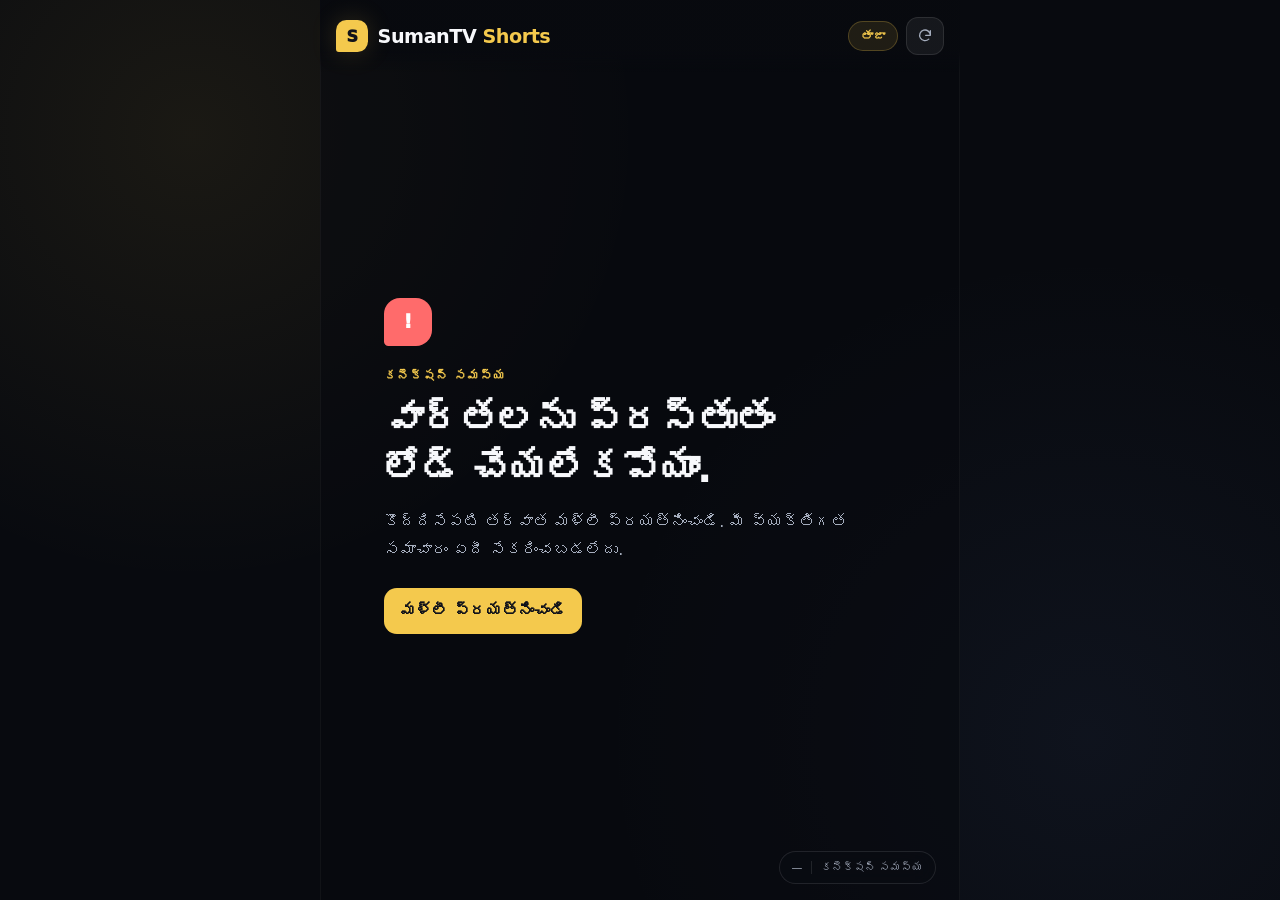
<file: index.html>
<!DOCTYPE html>
<html lang="te">
  <head>
    <meta charset="utf-8">
    <meta name="viewport" content="width=device-width, initial-scale=1">
    <meta name="theme-color" content="#080a0f">
    <meta name="color-scheme" content="dark">
    <meta
      name="description"
      content="SumanTV Shortsలో ధృవీకరించిన తెలుగు వార్తలను సంక్షిప్తంగా చదవండి."
    >
    <meta name="robots" content="index,follow,max-image-preview:large">
    <meta property="og:type" content="website">
    <meta property="og:locale" content="te_IN">
    <meta property="og:site_name" content="SumanTV Shorts">
    <meta property="og:title" content="SumanTV Shorts — తెలుగు వార్తలు">
    <meta
      property="og:description"
      content="ధృవీకరించిన తెలుగు వార్తలు. సంక్షిప్తంగా, స్పష్టంగా."
    >
    <meta property="og:url" content="https://sumantv-shorts.vercel.app/">
    <meta name="twitter:card" content="summary_large_image">
    <meta name="twitter:title" content="SumanTV Shorts — తెలుగు వార్తలు">
    <meta
      name="twitter:description"
      content="ధృవీకరించిన తెలుగు వార్తలు. సంక్షిప్తంగా, స్పష్టంగా."
    >
    <link rel="canonical" href="https://sumantv-shorts.vercel.app/">
    <link rel="icon" href="/assets/favicon.svg" type="image/svg+xml">
    <link rel="stylesheet" href="/assets/app.css?v=20260730-2">
    <title>SumanTV Shorts — తెలుగు వార్తలు</title>
    <script type="application/ld+json">{"@context":"https://schema.org","@type":"WebSite","name":"SumanTV Shorts","url":"https://sumantv-shorts.vercel.app/","inLanguage":"te-IN","description":"ధృవీకరించిన తెలుగు వార్తలు. సంక్షిప్తంగా, స్పష్టంగా."}</script>
    <script src="/assets/app.js?v=20260730-3" defer></script>
  </head>
  <body>
    <a class="skip-link" href="#feed">వార్తలకు వెళ్లండి</a>

    <header class="topbar" aria-label="ప్రధాన శీర్షిక">
      <a class="brand" href="/" aria-label="SumanTV Shorts హోమ్">
        <span class="brand-mark" aria-hidden="true">S</span>
        <span>SumanTV <strong>Shorts</strong></span>
      </a>

      <div class="topbar-actions">
        <span class="category-pill" id="activeCategory">తాజా</span>
        <button class="icon-button" id="refreshButton" type="button" aria-label="వార్తలను రిఫ్రెష్ చేయండి">
          <svg aria-hidden="true" viewBox="0 0 24 24">
            <path d="M20 11a8 8 0 1 0-2.34 5.66M20 4v7h-7"/>
          </svg>
        </button>
      </div>
    </header>

    <main id="feed" class="feed" tabindex="-1" aria-busy="true">
      <section class="state-panel loading-panel" id="loadingPanel" aria-live="polite">
        <div class="loader" aria-hidden="true"></div>
        <p>ధృవీకరించిన వార్తలను లోడ్ చేస్తున్నాం…</p>
      </section>

      <section class="state-panel empty-panel" id="emptyPanel" hidden>
        <span class="state-icon" aria-hidden="true">✓</span>
        <p class="eyebrow">ఎడిటోరియల్ ఫీడ్ సిద్ధమవుతోంది</p>
        <h1>ధృవీకరించిన వార్తలు త్వరలో ఇక్కడ కనిపిస్తాయి.</h1>
        <p>
          పాత “లైవ్” డెమో కథనాలను మేము నిలిపివేశాం. కొత్త కథనం ప్రచురితమైన వెంటనే ఈ ఫీడ్‌లో
          ఆటోమేటిక్‌గా కనిపిస్తుంది.
        </p>
        <button class="primary-button" id="emptyRefreshButton" type="button">మళ్లీ చూడండి</button>
      </section>

      <section class="state-panel error-panel" id="errorPanel" hidden role="alert">
        <span class="state-icon error-icon" aria-hidden="true">!</span>
        <p class="eyebrow">కనెక్షన్ సమస్య</p>
        <h1>వార్తలను ప్రస్తుతం లోడ్ చేయలేకపోయాం.</h1>
        <p>కొద్దిసేపటి తర్వాత మళ్లీ ప్రయత్నించండి. మీ వ్యక్తిగత సమాచారం ఏదీ సేకరించబడలేదు.</p>
        <button class="primary-button" id="errorRetryButton" type="button">మళ్లీ ప్రయత్నించండి</button>
      </section>

      <section class="story-list" id="storyList" aria-label="వార్తల ఫీడ్"></section>
      <div class="load-sentinel" id="loadSentinel" aria-hidden="true"></div>
    </main>

    <aside class="feed-status" aria-label="ఫీడ్ స్థితి">
      <span id="storyCounter">0 / 0</span>
      <span class="status-divider" aria-hidden="true"></span>
      <span id="feedTimestamp">ప్రచురిత కథనాలు మాత్రమే</span>
    </aside>

    <div class="toast" id="toast" role="status" aria-live="polite" aria-atomic="true"></div>

    <noscript>
      <div class="noscript-message">
        SumanTV Shorts చూడటానికి JavaScript అవసరం. దయచేసి మీ బ్రౌజర్‌లో JavaScript ఆన్ చేయండి.
      </div>
    </noscript>
  </body>
</html>
</file>
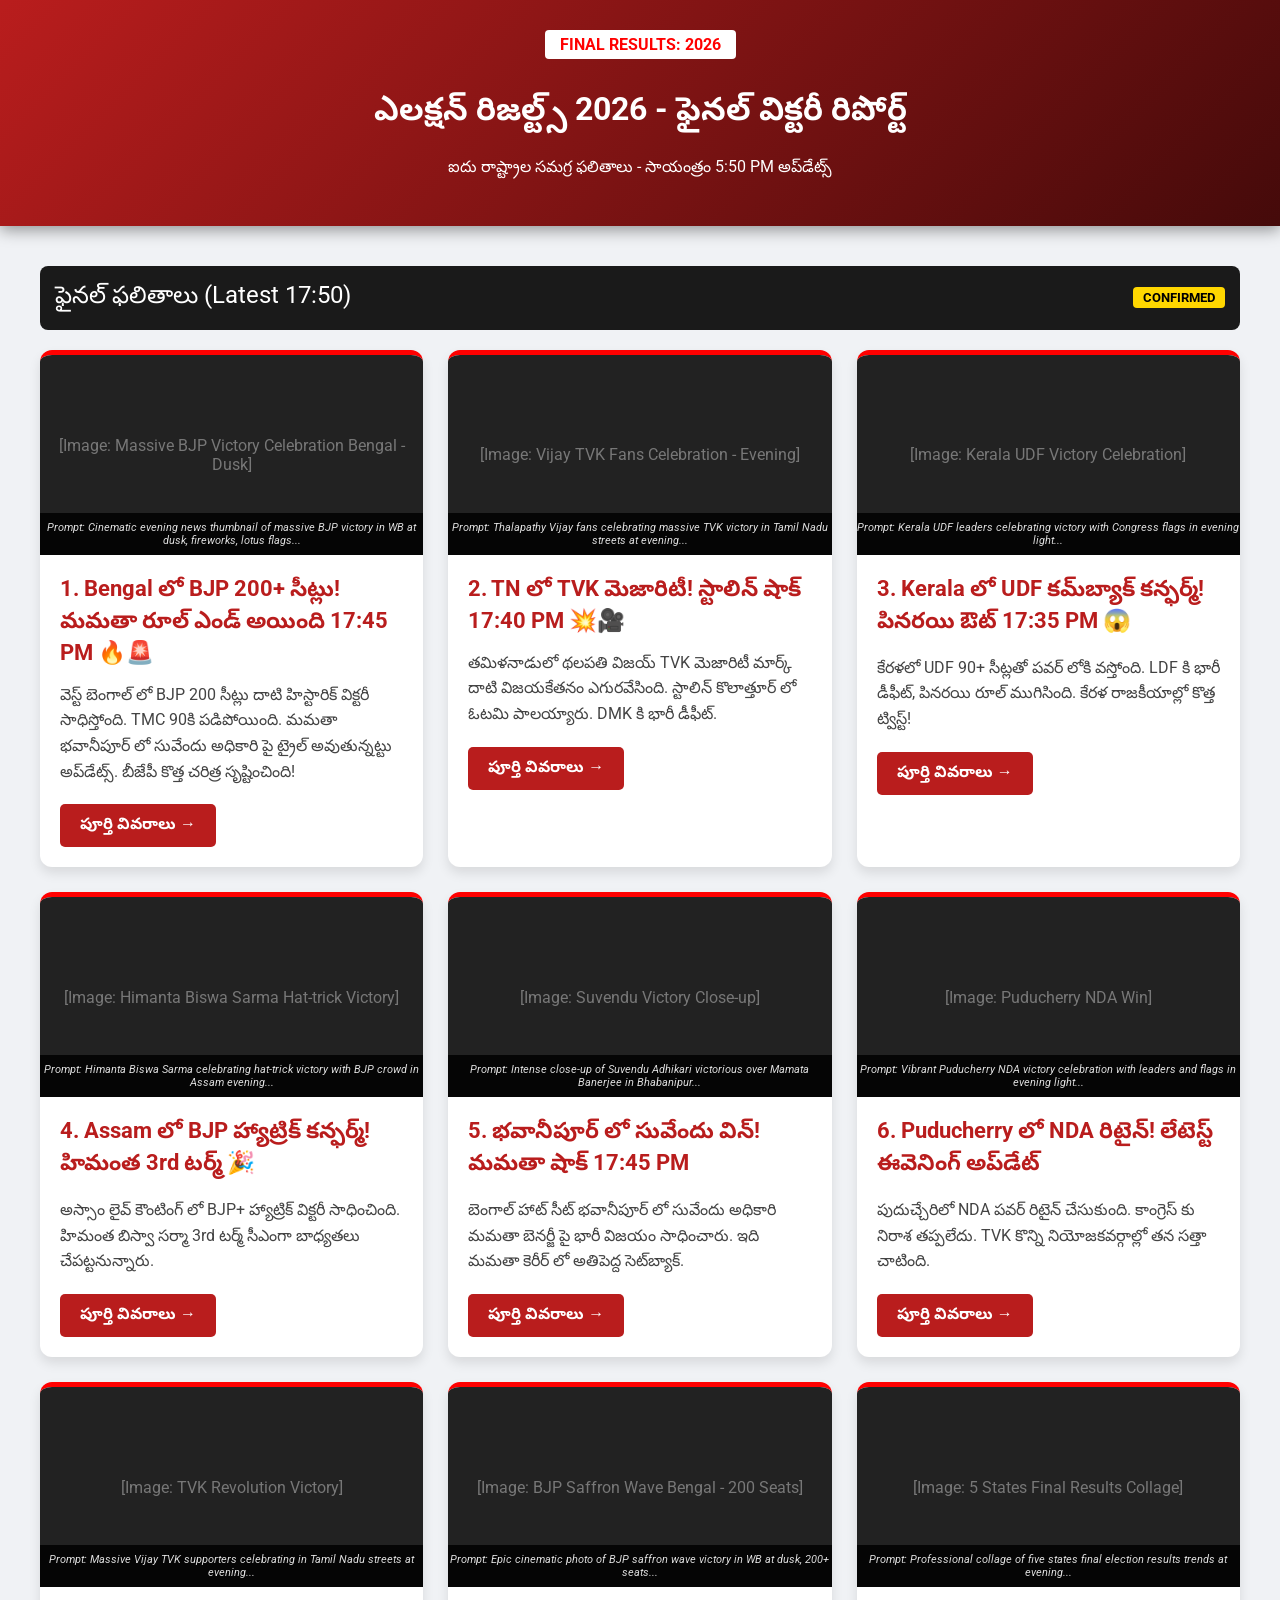
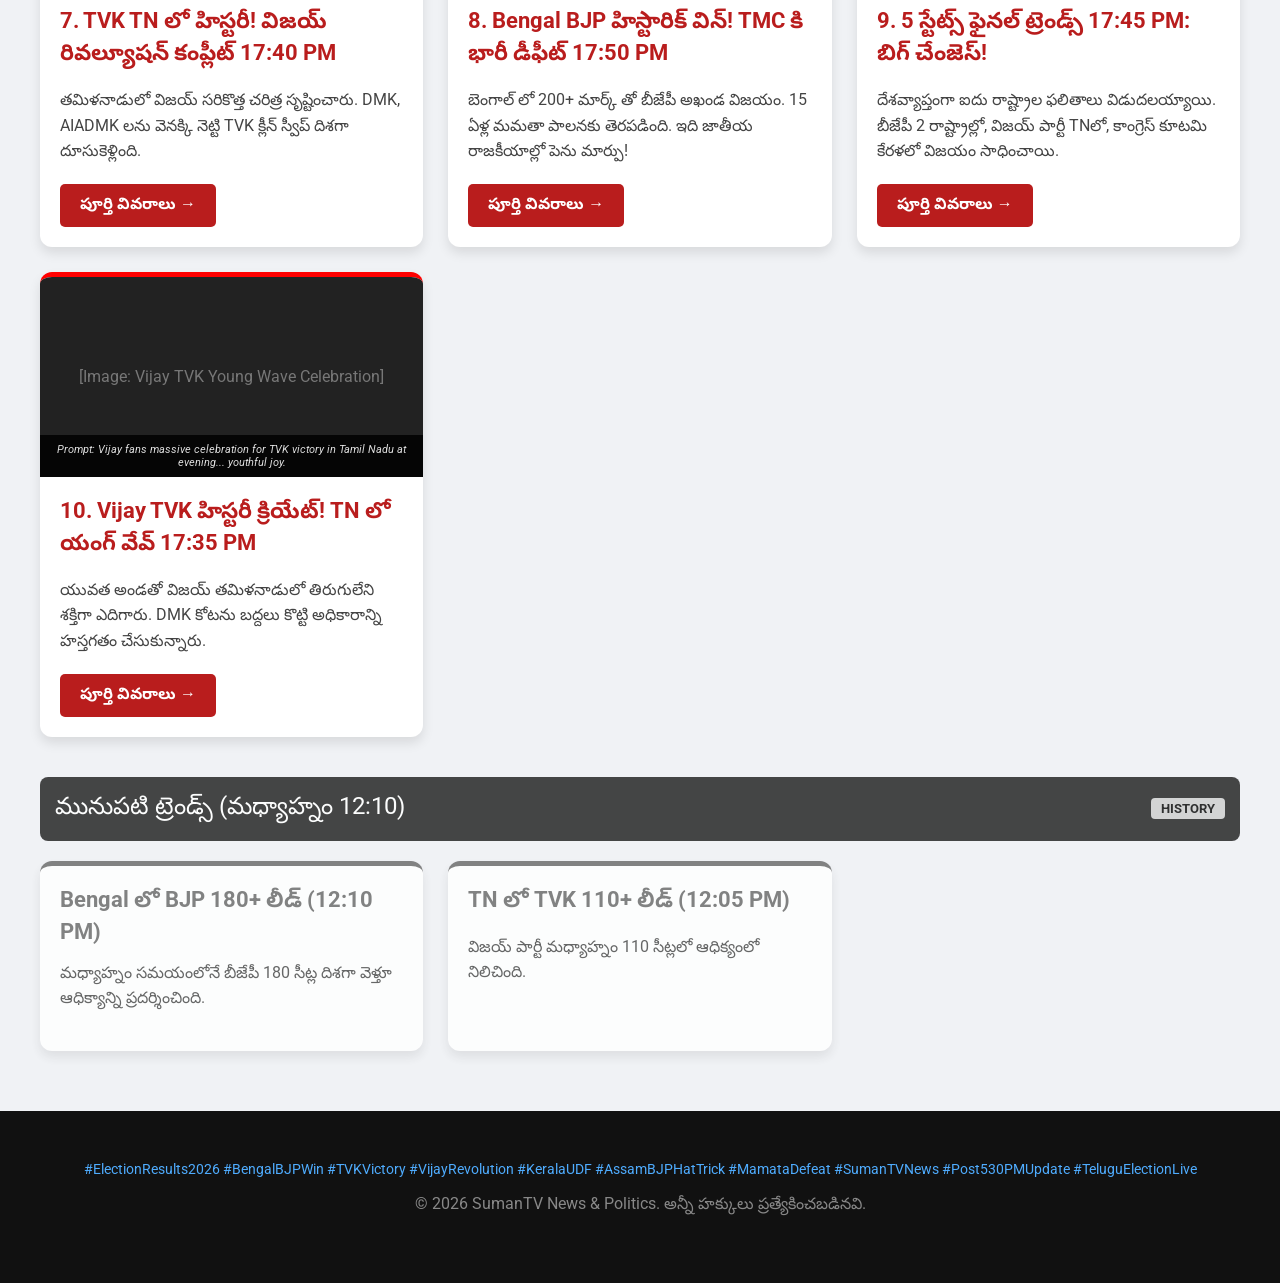
<file: 5-30.html>
<!DOCTYPE html>
<html lang="te">
<head>
    <meta charset="UTF-8">
    <meta name="viewport" content="width=device-width, initial-scale=1.0">
    <title>Election Results 2026 - Final Results Dashboard</title>
    <link href="https://fonts.googleapis.com/css2?family=Noto+Sans+Telugu:wght@400;700&family=Roboto:wght@300;400;700&display=swap" rel="stylesheet">
    <style>
        :root {
            --breaking-red: #ff0000;
            --victory-gold: #ffd700;
            --news-dark: #1a1a1a;
            --bjp-saffron: #ff9933;
            --tvk-yellow: #ffcc00;
        }

        body {
            font-family: 'Roboto', 'Noto Sans Telugu', sans-serif;
            background-color: #f0f2f5;
            margin: 0;
            padding: 0;
            color: #333;
        }

        header {
            background: linear-gradient(135deg, #b91d1d, #450a0a);
            color: white;
            padding: 30px 15px;
            text-align: center;
            position: sticky;
            top: 0;
            z-index: 1000;
            box-shadow: 0 4px 15px rgba(0,0,0,0.4);
        }

        .live-banner {
            background-color: white;
            color: var(--breaking-red);
            display: inline-block;
            padding: 5px 15px;
            font-weight: bold;
            border-radius: 4px;
            margin-bottom: 10px;
            text-transform: uppercase;
            animation: pulse 1.5s infinite;
        }

        @keyframes pulse {
            0% { opacity: 1; }
            50% { opacity: 0.5; }
            100% { opacity: 1; }
        }

        .container {
            max-width: 1200px;
            margin: 30px auto;
            padding: 0 15px;
        }

        .section-title {
            background: var(--news-dark);
            color: white;
            padding: 15px;
            border-radius: 8px;
            margin: 40px 0 20px;
            font-size: 1.5rem;
            display: flex;
            align-items: center;
            justify-content: space-between;
        }

        .final-badge {
            background: var(--victory-gold);
            color: black;
            padding: 3px 10px;
            font-size: 0.8rem;
            border-radius: 4px;
            font-weight: bold;
        }

        .news-grid {
            display: grid;
            grid-template-columns: repeat(auto-fill, minmax(360px, 1fr));
            gap: 25px;
        }

        .card {
            background: white;
            border-radius: 12px;
            overflow: hidden;
            box-shadow: 0 6px 12px rgba(0,0,0,0.1);
            border-top: 5px solid var(--breaking-red);
            display: flex;
            flex-direction: column;
            transition: 0.3s;
        }

        .card:hover {
            transform: scale(1.02);
        }

        .card-img {
            width: 100%;
            height: 200px;
            background: #222;
            display: flex;
            align-items: center;
            justify-content: center;
            color: #777;
            text-align: center;
            padding: 10px;
            box-sizing: border-box;
            position: relative;
        }

        .img-prompt {
            position: absolute;
            bottom: 0;
            background: rgba(0,0,0,0.85);
            color: #ddd;
            font-size: 0.7rem;
            padding: 8px;
            width: 100%;
            font-style: italic;
        }

        .card-content {
            padding: 20px;
            flex-grow: 1;
        }

        .card-title {
            color: #b91d1d;
            font-size: 1.4rem;
            margin: 0 0 10px 0;
            font-weight: 700;
        }

        .card-text {
            font-size: 1rem;
            line-height: 1.6;
            color: #444;
            margin-bottom: 20px;
        }

        .btn {
            display: inline-block;
            background: #b91d1d;
            color: white;
            text-decoration: none;
            padding: 10px 20px;
            border-radius: 5px;
            font-weight: bold;
            transition: 0.3s;
        }

        .btn:hover {
            background: #7f1d1d;
        }

        .history-section {
            opacity: 0.8;
            filter: grayscale(0.3);
        }

        footer {
            background: #111;
            color: #888;
            padding: 50px 20px;
            text-align: center;
            margin-top: 60px;
        }

        .hashtags {
            color: #4facfe;
            margin-bottom: 15px;
            font-size: 0.9rem;
        }

        @media (max-width: 768px) {
            .news-grid { grid-template-columns: 1fr; }
        }
    </style>
</head>
<body>

<header>
    <div class="live-banner">FINAL RESULTS: 2026</div>
    <h1>ఎలక్షన్ రిజల్ట్స్ 2026 - ఫైనల్ విక్టరీ రిపోర్ట్</h1>
    <p>ఐదు రాష్ట్రాల సమగ్ర ఫలితాలు - సాయంత్రం 5:50 PM అప్‌డేట్స్</p>
</header>

<div class="container">

    <!-- LATEST UPDATES SECTION (5:50 PM) -->
    <div class="section-title">
        <span>ఫైనల్ ఫలితాలు (Latest 17:50)</span>
        <span class="final-badge">CONFIRMED</span>
    </div>

    <div class="news-grid">
        <!-- Card 1 -->
        <article class="card">
            <div class="card-img">
                [Image: Massive BJP Victory Celebration Bengal - Dusk]
                <div class="img-prompt">Prompt: Cinematic evening news thumbnail of massive BJP victory in WB at dusk, fireworks, lotus flags...</div>
            </div>
            <div class="card-content">
                <h2 class="card-title">1. Bengal లో BJP 200+ సీట్లు! మమతా రూల్ ఎండ్ అయింది 17:45 PM 🔥🚨</h2>
                <p class="card-text">వెస్ట్ బెంగాల్ లో BJP 200 సీట్లు దాటి హిస్టారిక్ విక్టరీ సాధిస్తోంది. TMC 90కి పడిపోయింది. మమతా భవానీపూర్ లో సువేందు అధికారి పై ట్రైల్ అవుతున్నట్టు అప్‌డేట్స్. బీజేపీ కొత్త చరిత్ర సృష్టించింది!</p>
                <a href="https://www.ndtv.com/india-news/election-results-2026-live-updates-west-bengal-tamil-nadu-kerala-assam-puducherry-vote-counting-bjp-tmc-mamata-banerjee-tvk-vijay-dmk-udf-ldf-congress-11443744" class="btn" target="_blank">పూర్తి వివరాలు →</a>
            </div>
        </article>

        <!-- Card 2 -->
        <article class="card">
            <div class="card-img">
                [Image: Vijay TVK Fans Celebration - Evening]
                <div class="img-prompt">Prompt: Thalapathy Vijay fans celebrating massive TVK victory in Tamil Nadu streets at evening...</div>
            </div>
            <div class="card-content">
                <h2 class="card-title">2. TN లో TVK మెజారిటీ! స్టాలిన్ షాక్ 17:40 PM 💥🎥</h2>
                <p class="card-text">తమిళనాడులో థలపతి విజయ్ TVK మెజారిటీ మార్క్ దాటి విజయకేతనం ఎగురవేసింది. స్టాలిన్ కొలాత్తూర్ లో ఓటమి పాలయ్యారు. DMK కి భారీ డీఫీట్.</p>
                <a href="https://www.thehindu.com/elections/tamil-nadu-assembly/tamil-nadu-assembly-election-results-live-updates-4-may-2026/article70934968.ece" class="btn" target="_blank">పూర్తి వివరాలు →</a>
            </div>
        </article>

        <!-- Card 3 -->
        <article class="card">
            <div class="card-img">
                [Image: Kerala UDF Victory Celebration]
                <div class="img-prompt">Prompt: Kerala UDF leaders celebrating victory with Congress flags in evening light...</div>
            </div>
            <div class="card-content">
                <h2 class="card-title">3. Kerala లో UDF కమ్‌బ్యాక్ కన్ఫర్మ్! పినరయి ఔట్ 17:35 PM 😱</h2>
                <p class="card-text">కేరళలో UDF 90+ సీట్లతో పవర్ లోకి వస్తోంది. LDF కి భారీ డీఫీట్, పినరయి రూల్ ముగిసింది. కేరళ రాజకీయాల్లో కొత్త ట్విస్ట్!</p>
                <a href="https://www.thehindu.com/elections/kerala-assembly/kerala-election-results-live-updates-4-may-2026/article70935144.ece" class="btn" target="_blank">పూర్తి వివరాలు →</a>
            </div>
        </article>

        <!-- Card 4 -->
        <article class="card">
            <div class="card-img">
                [Image: Himanta Biswa Sarma Hat-trick Victory]
                <div class="img-prompt">Prompt: Himanta Biswa Sarma celebrating hat-trick victory with BJP crowd in Assam evening...</div>
            </div>
            <div class="card-content">
                <h2 class="card-title">4. Assam లో BJP హ్యాట్రిక్ కన్ఫర్మ్! హిమంత 3rd టర్మ్ 🎉</h2>
                <p class="card-text">అస్సాం లైవ్ కౌంటింగ్ లో BJP+ హ్యాట్రిక్ విక్టరీ సాధించింది. హిమంత బిస్వా సర్మా 3rd టర్మ్ సీఎంగా బాధ్యతలు చేపట్టనున్నారు.</p>
                <a href="https://www.ndtv.com/india-news/assam-election-results-2026-live-updates-vote-counting-results-himanta-biswa-sarma-bjp-congress-11442174" class="btn" target="_blank">పూర్తి వివరాలు →</a>
            </div>
        </article>

        <!-- Card 5 -->
        <article class="card">
            <div class="card-img">
                [Image: Suvendu Victory Close-up]
                <div class="img-prompt">Prompt: Intense close-up of Suvendu Adhikari victorious over Mamata Banerjee in Bhabanipur...</div>
            </div>
            <div class="card-content">
                <h2 class="card-title">5. భవానీపూర్ లో సువేందు విన్! మమతా షాక్ 17:45 PM</h2>
                <p class="card-text">బెంగాల్ హాట్ సీట్ భవానీపూర్ లో సువేందు అధికారి మమతా బెనర్జీ పై భారీ విజయం సాధించారు. ఇది మమతా కెరీర్ లో అతిపెద్ద సెట్‌బ్యాక్.</p>
                <a href="https://indianexpress.com/article/india/assembly-election-results-2026-live-updates-west-bengal-tamil-nadu-kerala-puducherry-assam-bjp-tmc-dmk-10665543/" class="btn" target="_blank">పూర్తి వివరాలు →</a>
            </div>
        </article>

        <!-- Card 6 -->
        <article class="card">
            <div class="card-img">
                [Image: Puducherry NDA Win]
                <div class="img-prompt">Prompt: Vibrant Puducherry NDA victory celebration with leaders and flags in evening light...</div>
            </div>
            <div class="card-content">
                <h2 class="card-title">6. Puducherry లో NDA రిటైన్! లేటెస్ట్ ఈవెనింగ్ అప్‌డేట్</h2>
                <p class="card-text">పుదుచ్చేరిలో NDA పవర్ రిటైన్ చేసుకుంది. కాంగ్రెస్ కు నిరాశ తప్పలేదు. TVK కొన్ని నియోజకవర్గాల్లో తన సత్తా చాటింది.</p>
                <a href="https://www.thehindu.com/elections/puducherry-assembly/puducherry-election-results-live-updates-may-4-2026/article70935521.ece" class="btn" target="_blank">పూర్తి వివరాలు →</a>
            </div>
        </article>

        <!-- Card 7 -->
        <article class="card">
            <div class="card-img">
                [Image: TVK Revolution Victory]
                <div class="img-prompt">Prompt: Massive Vijay TVK supporters celebrating in Tamil Nadu streets at evening...</div>
            </div>
            <div class="card-content">
                <h2 class="card-title">7. TVK TN లో హిస్టరీ! విజయ్ రివల్యూషన్ కంప్లీట్ 17:40 PM</h2>
                <p class="card-text">తమిళనాడులో విజయ్ సరికొత్త చరిత్ర సృష్టించారు. DMK, AIADMK లను వెనక్కి నెట్టి TVK క్లీన్ స్వీప్ దిశగా దూసుకెళ్లింది.</p>
                <a href="https://www.thehindu.com/elections/tamil-nadu-assembly/tamil-nadu-assembly-election-results-live-updates-4-may-2026/article70934968.ece" class="btn" target="_blank">పూర్తి వివరాలు →</a>
            </div>
        </article>

        <!-- Card 8 -->
        <article class="card">
            <div class="card-img">
                [Image: BJP Saffron Wave Bengal - 200 Seats]
                <div class="img-prompt">Prompt: Epic cinematic photo of BJP saffron wave victory in WB at dusk, 200+ seats...</div>
            </div>
            <div class="card-content">
                <h2 class="card-title">8. Bengal BJP హిస్టారిక్ విన్! TMC కి భారీ డీఫీట్ 17:50 PM</h2>
                <p class="card-text">బెంగాల్ లో 200+ మార్క్ తో బీజేపీ అఖండ విజయం. 15 ఏళ్ల మమతా పాలనకు తెరపడింది. ఇది జాతీయ రాజకీయాల్లో పెను మార్పు!</p>
                <a href="https://www.ndtv.com/india-news/election-results-2026-live-updates-west-bengal-tamil-nadu-kerala-assam-puducherry-vote-counting-bjp-tmc-mamata-banerjee-tvk-vijay-dmk-udf-ldf-congress-11443744" class="btn" target="_blank">పూర్తి వివరాలు →</a>
            </div>
        </article>

        <!-- Card 9 -->
        <article class="card">
            <div class="card-img">
                [Image: 5 States Final Results Collage]
                <div class="img-prompt">Prompt: Professional collage of five states final election results trends at evening...</div>
            </div>
            <div class="card-content">
                <h2 class="card-title">9. 5 స్టేట్స్ ఫైనల్ ట్రెండ్స్ 17:45 PM: బిగ్ చేంజెస్!</h2>
                <p class="card-text">దేశవ్యాప్తంగా ఐదు రాష్ట్రాల ఫలితాలు విడుదలయ్యాయి. బీజేపీ 2 రాష్ట్రాల్లో, విజయ్ పార్టీ TNలో, కాంగ్రెస్ కూటమి కేరళలో విజయం సాధించాయి.</p>
                <a href="https://indianexpress.com/article/india/assembly-election-results-2026-live-updates" class="btn" target="_blank">పూర్తి వివరాలు →</a>
            </div>
        </article>

        <!-- Card 10 -->
        <article class="card">
            <div class="card-img">
                [Image: Vijay TVK Young Wave Celebration]
                <div class="img-prompt">Prompt: Vijay fans massive celebration for TVK victory in Tamil Nadu at evening... youthful joy.</div>
            </div>
            <div class="card-content">
                <h2 class="card-title">10. Vijay TVK హిస్టరీ క్రియేట్! TN లో యంగ్ వేవ్ 17:35 PM</h2>
                <p class="card-text">యువత అండతో విజయ్ తమిళనాడులో తిరుగులేని శక్తిగా ఎదిగారు. DMK కోటను బద్దలు కొట్టి అధికారాన్ని హస్తగతం చేసుకున్నారు.</p>
                <a href="https://www.thehindu.com/elections/tamil-nadu-assembly/tamil-nadu-assembly-election-results-live-updates-4-may-2026/article70934968.ece" class="btn" target="_blank">పూర్తి వివరాలు →</a>
            </div>
        </article>
    </div>

    <!-- HISTORY SECTION (PREVIOUS UPDATES) -->
    <div class="history-section">
        <div class="section-title">
            <span>మునుపటి ట్రెండ్స్ (మధ్యాహ్నం 12:10)</span>
            <span class="final-badge" style="background:#ccc;">HISTORY</span>
        </div>
        <div class="news-grid">
            <article class="card" style="border-top:5px solid #666;">
                <div class="card-content">
                    <h2 class="card-title" style="color:#666;">Bengal లో BJP 180+ లీడ్ (12:10 PM)</h2>
                    <p class="card-text">మధ్యాహ్నం సమయంలోనే బీజేపీ 180 సీట్ల దిశగా వెళ్తూ ఆధిక్యాన్ని ప్రదర్శించింది.</p>
                </div>
            </article>
            <article class="card" style="border-top:5px solid #666;">
                <div class="card-content">
                    <h2 class="card-title" style="color:#666;">TN లో TVK 110+ లీడ్ (12:05 PM)</h2>
                    <p class="card-text">విజయ్ పార్టీ మధ్యాహ్నం 110 సీట్లలో ఆధిక్యంలో నిలిచింది.</p>
                </div>
            </article>
        </div>
    </div>

</div>

<footer>
    <div class="hashtags">
        #ElectionResults2026 #BengalBJPWin #TVKVictory #VijayRevolution #KeralaUDF #AssamBJPHatTrick #MamataDefeat #SumanTVNews #Post530PMUpdate #TeluguElectionLive
    </div>
    <p>&copy; 2026 SumanTV News & Politics. అన్నీ హక్కులు ప్రత్యేకించబడినవి.</p>
</footer>

</body>
</html>
</file>
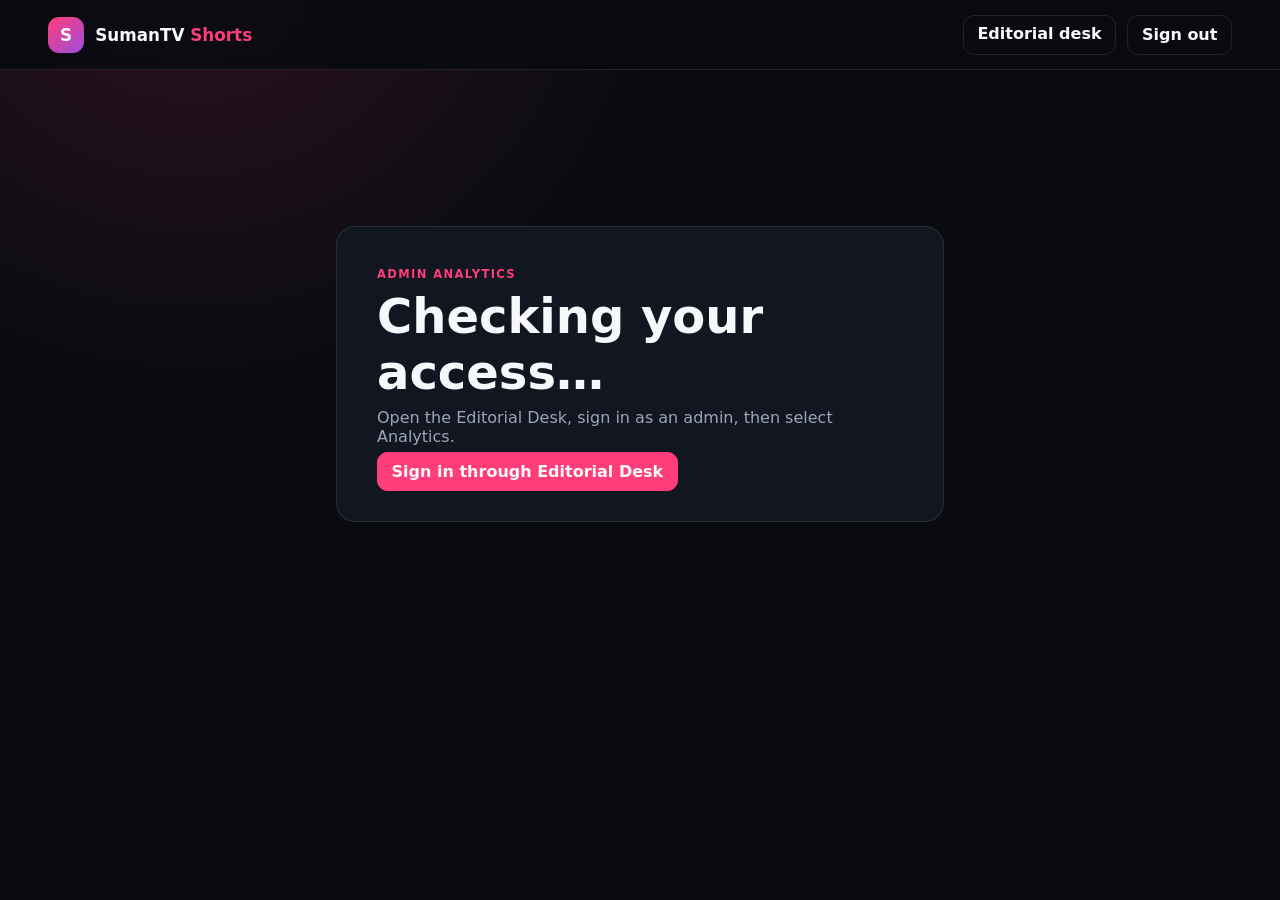
<file: analytics.html>
<!DOCTYPE html>
<html lang="en">
  <head>
    <meta charset="utf-8">
    <meta name="viewport" content="width=device-width, initial-scale=1">
    <meta name="theme-color" content="#0b0d13">
    <meta name="color-scheme" content="dark">
    <meta name="robots" content="noindex,nofollow,noarchive">
    <link rel="icon" href="/assets/favicon.svg" type="image/svg+xml">
    <link rel="stylesheet" href="/assets/analytics.css">
    <title>SumanTV Shorts — Analytics</title>
    <script src="/assets/analytics.js" defer></script>
  </head>
  <body>
    <a class="skip-link" href="#analyticsMain">Skip to analytics</a>

    <header class="analytics-header">
      <a class="brand" href="/" aria-label="SumanTV Shorts home">
        <span class="brand-mark" aria-hidden="true">S</span>
        <span>SumanTV <strong>Shorts</strong></span>
      </a>
      <nav class="header-actions" aria-label="Editorial navigation">
        <a class="button secondary" href="/editor">Editorial desk</a>
        <button class="button secondary" id="logoutButton" type="button">Sign out</button>
      </nav>
    </header>

    <main id="analyticsMain">
      <section class="access-panel" id="accessPanel">
        <p class="eyebrow">Admin analytics</p>
        <h1>Checking your access…</h1>
        <p id="accessMessage">Please wait while the secure editorial session is verified.</p>
        <a class="button primary" id="editorLoginLink" href="/editor" hidden>
          Sign in through Editorial Desk
        </a>
      </section>

      <section class="dashboard" id="dashboard" hidden>
        <div class="dashboard-heading">
          <div>
            <p class="eyebrow">First-party performance</p>
            <h1>Editorial Analytics</h1>
            <p class="subtle" id="generatedAt">Loading current totals…</p>
          </div>
          <div class="range-picker" aria-label="Analytics date range">
            <button class="range-button" data-days="1" type="button">Today</button>
            <button class="range-button is-active" data-days="7" type="button">7 days</button>
            <button class="range-button" data-days="30" type="button">30 days</button>
          </div>
        </div>

        <p class="dashboard-message" id="dashboardMessage" role="status" aria-live="polite"></p>

        <section class="metric-grid" id="metricGrid" aria-label="Performance summary"></section>

        <div class="dashboard-grid">
          <section class="panel span-two" aria-labelledby="trendTitle">
            <div class="panel-heading">
              <div>
                <p class="eyebrow">Daily performance</p>
                <h2 id="trendTitle">Views and engagement</h2>
              </div>
              <div class="legend" aria-hidden="true">
                <span><i class="legend-view"></i> Views</span>
                <span><i class="legend-engagement"></i> Engagement</span>
              </div>
            </div>
            <div class="trend-chart" id="trendChart"></div>
          </section>

          <section class="panel" aria-labelledby="formatTitle">
            <p class="eyebrow">Content mix</p>
            <h2 id="formatTitle">Performance by format</h2>
            <div class="breakdown-list" id="contentTypeList"></div>
          </section>

          <section class="panel" aria-labelledby="categoryTitle">
            <p class="eyebrow">Audience interest</p>
            <h2 id="categoryTitle">Performance by category</h2>
            <div class="breakdown-list" id="categoryList"></div>
          </section>

          <section class="panel span-two" aria-labelledby="storiesTitle">
            <div class="panel-heading">
              <div>
                <p class="eyebrow">Story leaderboard</p>
                <h2 id="storiesTitle">Top-performing stories</h2>
              </div>
              <span class="subtle">Completion = reader swiped to another story</span>
            </div>
            <div class="table-shell">
              <table>
                <thead>
                  <tr>
                    <th scope="col">Story</th>
                    <th scope="col">Format</th>
                    <th scope="col">Views</th>
                    <th scope="col">Completion</th>
                    <th scope="col">Likes</th>
                    <th scope="col">Saves</th>
                    <th scope="col">Shares</th>
                    <th scope="col">Media actions</th>
                  </tr>
                </thead>
                <tbody id="storyTableBody"></tbody>
              </table>
            </div>
          </section>
        </div>

        <p class="privacy-note">
          Analytics uses random browser-tab session IDs only. No reader names, emails, IP
          addresses, user-agent strings or device fingerprints are stored.
        </p>
      </section>
    </main>
  </body>
</html>
</file>
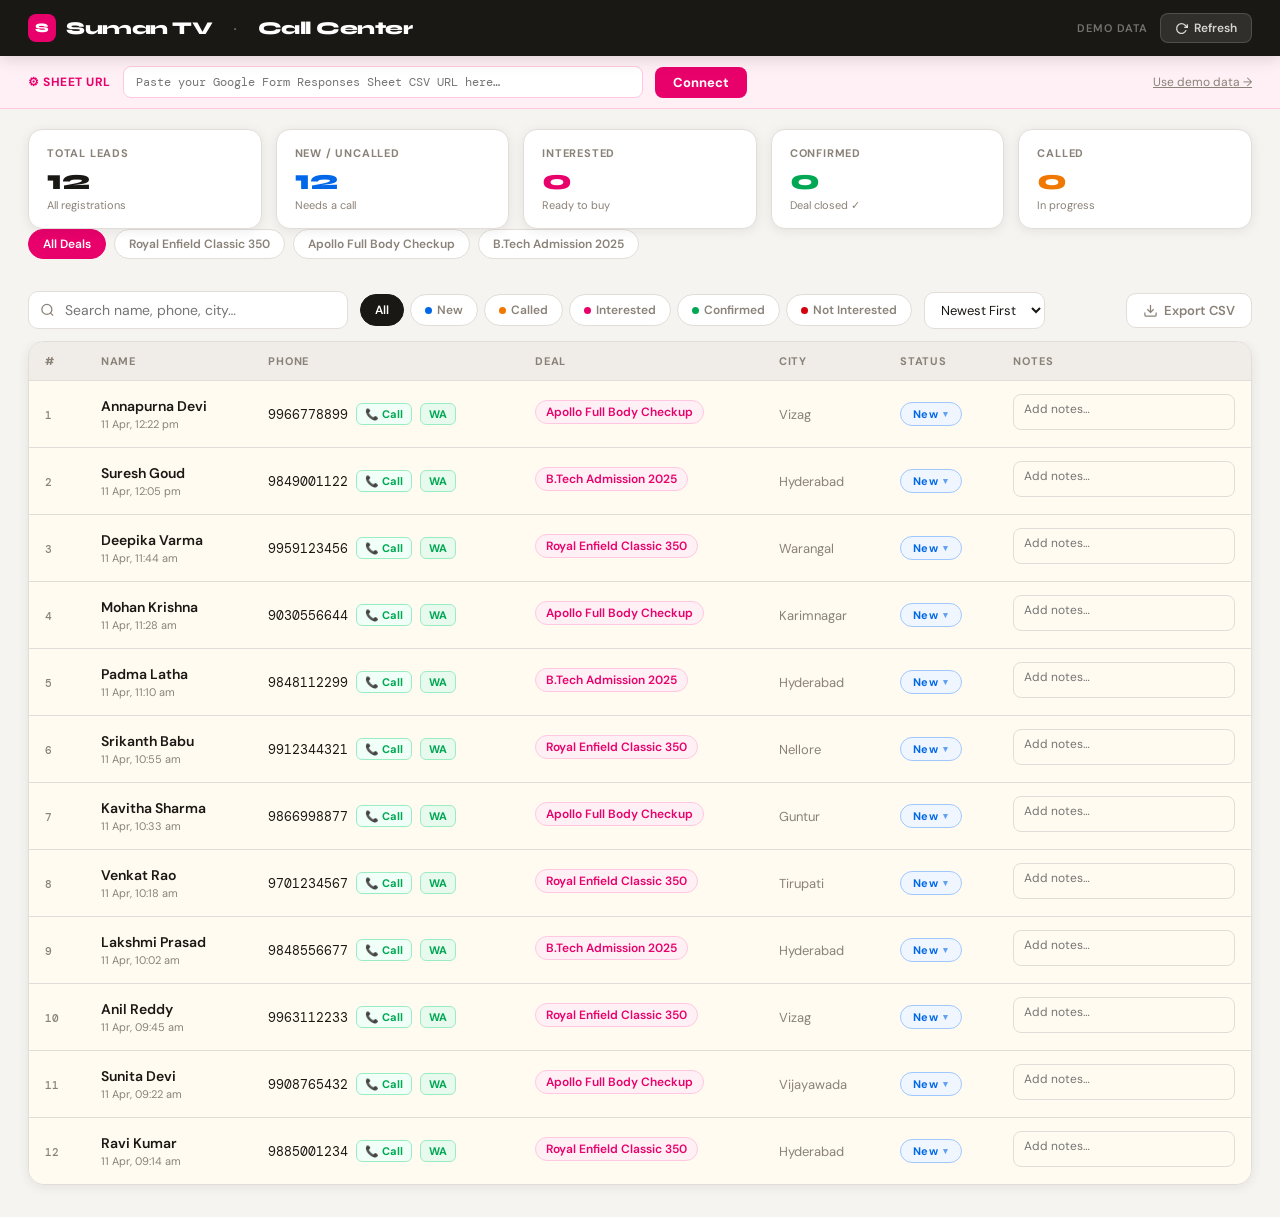
<file: callcenter-dashboard.html>
<!DOCTYPE html>
<html lang="en">
<head>
<meta charset="UTF-8">
<meta name="viewport" content="width=device-width, initial-scale=1.0">
<title>Suman TV — Call Center Dashboard</title>
<link href="https://fonts.googleapis.com/css2?family=Syne:wght@400;600;700;800&family=DM+Mono:wght@400;500&family=DM+Sans:wght@300;400;500;600&display=swap" rel="stylesheet">
<style>
*, *::before, *::after { box-sizing: border-box; margin: 0; padding: 0; }

:root {
  --bg: #f5f4f0;
  --surface: #ffffff;
  --surface2: #f0ede8;
  --border: #e2ddd8;
  --text: #1a1814;
  --muted: #8a8278;
  --pink: #e8006b;
  --pink-light: #fff0f6;
  --pink-border: #ffc8e0;
  --green: #00a854;
  --green-light: #f0fff7;
  --green-border: #9aedc3;
  --orange: #f07800;
  --orange-light: #fff8f0;
  --orange-border: #ffd4a0;
  --blue: #0068e8;
  --blue-light: #f0f6ff;
  --blue-border: #a0c8ff;
  --red: #d4000a;
  --red-light: #fff0f0;
  --red-border: #ffb0b4;
  --shadow: 0 2px 12px rgba(26,24,20,0.08);
  --shadow-lg: 0 8px 32px rgba(26,24,20,0.12);
}

html, body {
  background: var(--bg);
  font-family: 'DM Sans', sans-serif;
  color: var(--text);
  min-height: 100vh;
}

/* ── TOP NAV ── */
.nav {
  background: var(--text);
  padding: 0 28px;
  display: flex; align-items: center; justify-content: space-between;
  height: 56px; position: sticky; top: 0; z-index: 100;
  box-shadow: 0 2px 16px rgba(0,0,0,0.15);
}
.nav-logo {
  font-family: 'Syne', sans-serif;
  font-size: 18px; font-weight: 800;
  color: #fff; letter-spacing: -0.5px;
  display: flex; align-items: center; gap: 10px;
}
.nav-logo .s-badge {
  background: var(--pink);
  color: #fff; font-size: 13px; font-weight: 800;
  width: 28px; height: 28px; border-radius: 8px;
  display: flex; align-items: center; justify-content: center;
}
.nav-right { display: flex; align-items: center; gap: 12px; }
.nav-tag {
  font-size: 11px; font-weight: 600; letter-spacing: 1px;
  text-transform: uppercase; color: rgba(255,255,255,0.4);
}
.refresh-nav-btn {
  background: rgba(255,255,255,0.1); border: 1px solid rgba(255,255,255,0.15);
  color: rgba(255,255,255,0.8); cursor: pointer; border-radius: 8px;
  padding: 6px 14px; font-size: 12px; font-family: 'DM Sans', sans-serif;
  font-weight: 600; display: flex; align-items: center; gap: 6px;
  transition: all 0.2s;
}
.refresh-nav-btn:hover { background: rgba(255,255,255,0.18); color: #fff; }
.refresh-nav-btn svg { width: 13px; height: 13px; }
.refresh-nav-btn.spinning svg { animation: spin 0.8s linear infinite; }
@keyframes spin { to { transform: rotate(360deg); } }

/* ── CONFIG BAR ── */
.config-bar {
  background: var(--pink-light);
  border-bottom: 1px solid var(--pink-border);
  padding: 10px 28px;
  display: flex; align-items: center; gap: 12px; flex-wrap: wrap;
}
.config-bar.hidden { display: none; }
.config-label { font-size: 12px; font-weight: 700; color: var(--pink); letter-spacing: 0.5px; }
.config-input {
  flex: 1; min-width: 280px; max-width: 520px;
  padding: 7px 12px; border: 1px solid var(--pink-border);
  border-radius: 8px; font-family: 'DM Mono', monospace;
  font-size: 12px; color: var(--text); background: #fff; outline: none;
}
.config-input:focus { border-color: var(--pink); }
.config-btn {
  background: var(--pink); color: #fff; border: none;
  border-radius: 8px; padding: 7px 18px; cursor: pointer;
  font-family: 'DM Sans', sans-serif; font-size: 13px; font-weight: 700;
  transition: all 0.2s;
}
.config-btn:hover { background: #c8005e; }
.config-dismiss {
  font-size: 12px; color: var(--muted); cursor: pointer;
  text-decoration: underline; margin-left: auto;
}

/* ── STATS ROW ── */
.stats-row {
  display: grid; grid-template-columns: repeat(5, 1fr);
  gap: 14px; padding: 20px 28px 0;
}
@media (max-width: 900px) { .stats-row { grid-template-columns: repeat(3, 1fr); } }
@media (max-width: 600px) { .stats-row { grid-template-columns: repeat(2, 1fr); padding: 14px 16px 0; } }

.stat-card {
  background: var(--surface); border: 1px solid var(--border);
  border-radius: 14px; padding: 16px 18px;
  box-shadow: var(--shadow);
  animation: fadeUp 0.4s ease both;
}
.stat-card:nth-child(1) { animation-delay: 0.05s; }
.stat-card:nth-child(2) { animation-delay: 0.1s; }
.stat-card:nth-child(3) { animation-delay: 0.15s; }
.stat-card:nth-child(4) { animation-delay: 0.2s; }
.stat-card:nth-child(5) { animation-delay: 0.25s; }
@keyframes fadeUp { from { opacity:0; transform: translateY(12px); } to { opacity:1; transform: translateY(0); } }

.stat-label {
  font-size: 11px; font-weight: 700; letter-spacing: 0.8px;
  text-transform: uppercase; color: var(--muted); margin-bottom: 6px;
}
.stat-value {
  font-family: 'Syne', sans-serif;
  font-size: 28px; font-weight: 800; line-height: 1; color: var(--text);
}
.stat-card.pink .stat-value { color: var(--pink); }
.stat-card.green .stat-value { color: var(--green); }
.stat-card.orange .stat-value { color: var(--orange); }
.stat-card.blue .stat-value { color: var(--blue); }
.stat-sub { font-size: 11px; color: var(--muted); margin-top: 4px; }

/* ── TOOLBAR ── */
.toolbar {
  display: flex; align-items: center; gap: 12px; flex-wrap: wrap;
  padding: 18px 28px 12px;
}
@media (max-width: 600px) { .toolbar { padding: 14px 16px 10px; } }

.search-wrap {
  position: relative; flex: 1; min-width: 200px; max-width: 320px;
}
.search-wrap svg {
  position: absolute; left: 12px; top: 50%; transform: translateY(-50%);
  width: 15px; height: 15px; color: var(--muted); pointer-events: none;
}
.search-input {
  width: 100%; padding: 9px 12px 9px 36px;
  border: 1px solid var(--border); border-radius: 10px;
  font-family: 'DM Sans', sans-serif; font-size: 14px;
  background: var(--surface); outline: none; transition: border 0.2s;
}
.search-input:focus { border-color: var(--pink); }

.filter-group { display: flex; gap: 6px; flex-wrap: wrap; }
.filter-btn {
  font-size: 12px; font-weight: 600; padding: 7px 14px;
  border-radius: 20px; border: 1.5px solid var(--border);
  background: var(--surface); cursor: pointer; color: var(--muted);
  font-family: 'DM Sans', sans-serif; transition: all 0.18s;
  display: flex; align-items: center; gap: 5px;
}
.filter-btn:hover { border-color: var(--text); color: var(--text); }
.filter-btn.active { background: var(--text); color: #fff; border-color: var(--text); }
.filter-btn.f-new.active    { background: var(--blue);   border-color: var(--blue); }
.filter-btn.f-called.active { background: var(--orange); border-color: var(--orange); }
.filter-btn.f-interested.active { background: var(--pink); border-color: var(--pink); }
.filter-btn.f-confirmed.active  { background: var(--green); border-color: var(--green); }
.filter-btn.f-notint.active { background: var(--red);  border-color: var(--red); }

.filter-dot { width: 7px; height: 7px; border-radius: 50%; display: inline-block; }

.sort-select {
  padding: 8px 12px; border: 1.5px solid var(--border);
  border-radius: 10px; font-family: 'DM Sans', sans-serif;
  font-size: 13px; color: var(--text); background: var(--surface);
  outline: none; cursor: pointer;
}

.export-btn {
  margin-left: auto;
  background: var(--surface); border: 1.5px solid var(--border);
  border-radius: 10px; padding: 8px 16px; cursor: pointer;
  font-family: 'DM Sans', sans-serif; font-size: 13px; font-weight: 600;
  color: var(--muted); display: flex; align-items: center; gap: 6px;
  transition: all 0.2s;
}
.export-btn:hover { border-color: var(--green); color: var(--green); }
.export-btn svg { width: 15px; height: 15px; }

/* ── TABLE ── */
.table-wrap {
  padding: 0 28px 32px; overflow-x: auto;
}
@media (max-width: 600px) { .table-wrap { padding: 0 16px 24px; } }

.table {
  width: 100%; border-collapse: separate; border-spacing: 0;
  background: var(--surface); border-radius: 16px;
  border: 1px solid var(--border); overflow: hidden;
  box-shadow: var(--shadow);
}
.table thead tr { background: var(--surface2); }
.table th {
  padding: 12px 16px; text-align: left;
  font-size: 11px; font-weight: 700; letter-spacing: 0.8px;
  text-transform: uppercase; color: var(--muted);
  border-bottom: 1px solid var(--border);
  white-space: nowrap;
}
.table tbody tr {
  transition: background 0.15s;
  animation: fadeUp 0.3s ease both;
}
.table tbody tr:hover { background: var(--surface2); }
.table tbody tr:not(:last-child) td { border-bottom: 1px solid var(--border); }
.table td {
  padding: 13px 16px; font-size: 14px; vertical-align: middle;
}

/* Lead number */
.lead-num {
  font-family: 'DM Mono', monospace;
  font-size: 11px; color: var(--muted); font-weight: 500;
}

/* Name + time */
.lead-name { font-weight: 600; color: var(--text); font-size: 14px; }
.lead-time { font-size: 11px; color: var(--muted); margin-top: 2px; }

/* Phone */
.phone-cell {
  font-family: 'DM Mono', monospace;
  font-size: 13px; color: var(--text);
  display: flex; align-items: center; gap: 8px;
}
.call-btn {
  background: var(--green-light); border: 1px solid var(--green-border);
  color: var(--green); border-radius: 6px; padding: 3px 8px;
  font-size: 11px; font-weight: 700; cursor: pointer;
  font-family: 'DM Sans', sans-serif; transition: all 0.15s;
  text-decoration: none; white-space: nowrap;
}
.call-btn:hover { background: var(--green); color: #fff; }
.wa-btn {
  background: #e8f9ee; border: 1px solid #9aedc3;
  color: #00a854; border-radius: 6px; padding: 3px 8px;
  font-size: 11px; font-weight: 700; cursor: pointer;
  font-family: 'DM Sans', sans-serif; transition: all 0.15s;
  text-decoration: none; white-space: nowrap;
}
.wa-btn:hover { background: #25d366; color: #fff; border-color: #25d366; }

/* Deal tag */
.deal-tag {
  font-size: 12px; font-weight: 600;
  background: var(--pink-light); color: var(--pink);
  border: 1px solid var(--pink-border);
  padding: 3px 10px; border-radius: 20px;
  display: inline-block; white-space: nowrap;
  max-width: 180px; overflow: hidden; text-overflow: ellipsis;
}

/* City */
.city-cell { font-size: 13px; color: var(--muted); }

/* Status badge */
.status-wrap { position: relative; display: inline-block; }
.status-badge {
  font-size: 11px; font-weight: 700; letter-spacing: 0.4px;
  padding: 4px 12px; border-radius: 20px; cursor: pointer;
  display: inline-flex; align-items: center; gap: 5px;
  border: 1.5px solid transparent; transition: all 0.15s;
  white-space: nowrap; user-select: none;
}
.status-badge::after { content: ' ▾'; font-size: 9px; opacity: 0.6; }
.status-new        { background: var(--blue-light);   color: var(--blue);   border-color: var(--blue-border); }
.status-called     { background: var(--orange-light); color: var(--orange); border-color: var(--orange-border); }
.status-interested { background: var(--pink-light);   color: var(--pink);   border-color: var(--pink-border); }
.status-confirmed  { background: var(--green-light);  color: var(--green);  border-color: var(--green-border); }
.status-notint     { background: var(--red-light);    color: var(--red);    border-color: var(--red-border); }

/* Status dropdown */
.status-menu {
  position: absolute; top: calc(100% + 4px); left: 0; z-index: 50;
  background: var(--surface); border: 1px solid var(--border);
  border-radius: 10px; box-shadow: var(--shadow-lg);
  min-width: 170px; overflow: hidden; display: none;
}
.status-menu.open { display: block; }
.status-opt {
  padding: 9px 14px; font-size: 13px; font-weight: 600;
  cursor: pointer; display: flex; align-items: center; gap: 8px;
  transition: background 0.12s;
}
.status-opt:hover { background: var(--surface2); }
.status-opt .dot { width: 8px; height: 8px; border-radius: 50%; flex-shrink: 0; }

/* Notes cell */
.notes-input {
  width: 100%; min-width: 140px; padding: 6px 10px;
  border: 1px solid var(--border); border-radius: 8px;
  font-family: 'DM Sans', sans-serif; font-size: 12px;
  color: var(--text); background: transparent; resize: none;
  outline: none; transition: border 0.15s; height: 36px;
}
.notes-input:focus { border-color: var(--pink); background: var(--surface); height: 60px; }

/* Empty state */
.empty-state {
  text-align: center; padding: 60px 20px; color: var(--muted);
}
.empty-state .empty-icon { font-size: 40px; margin-bottom: 12px; }
.empty-state p { font-size: 14px; line-height: 1.6; }
.empty-state a { color: var(--pink); font-weight: 600; cursor: pointer; }

/* Loading */
.loading-row td {
  text-align: center; padding: 40px;
  color: var(--muted); font-size: 14px;
}
.spinner {
  width: 22px; height: 22px; border-radius: 50%;
  border: 2px solid var(--border); border-top-color: var(--pink);
  animation: spin 0.8s linear infinite;
  display: inline-block; vertical-align: middle; margin-right: 8px;
}

/* Deal filter tabs */
.deal-tabs {
  display: flex; gap: 8px; padding: 0 28px 14px; flex-wrap: wrap;
}
@media (max-width: 600px) { .deal-tabs { padding: 0 16px 12px; } }
.deal-tab {
  font-size: 12px; font-weight: 600; padding: 6px 14px;
  border-radius: 20px; border: 1.5px solid var(--border);
  background: var(--surface); cursor: pointer; color: var(--muted);
  font-family: 'DM Sans', sans-serif; transition: all 0.18s;
}
.deal-tab:hover { border-color: var(--pink); color: var(--pink); }
.deal-tab.active { background: var(--pink); color: #fff; border-color: var(--pink); }

/* Pagination */
.pagination {
  display: flex; align-items: center; justify-content: space-between;
  padding: 14px 28px; border-top: 1px solid var(--border);
  background: var(--surface2); border-radius: 0 0 16px 16px;
}
.pg-info { font-size: 13px; color: var(--muted); }
.pg-btns { display: flex; gap: 6px; }
.pg-btn {
  width: 32px; height: 32px; border-radius: 8px; border: 1px solid var(--border);
  background: var(--surface); cursor: pointer; font-size: 13px; font-weight: 600;
  display: flex; align-items: center; justify-content: center;
  transition: all 0.15s; color: var(--muted);
}
.pg-btn:hover { border-color: var(--text); color: var(--text); }
.pg-btn.active { background: var(--text); color: #fff; border-color: var(--text); }
.pg-btn:disabled { opacity: 0.35; cursor: not-allowed; }

/* Toast */
.toast {
  position: fixed; bottom: 24px; left: 50%; transform: translateX(-50%) translateY(10px);
  z-index: 999; background: var(--text); color: #fff;
  font-size: 13px; font-weight: 600; padding: 10px 22px; border-radius: 24px;
  opacity: 0; transition: all 0.3s; pointer-events: none; white-space: nowrap;
  box-shadow: var(--shadow-lg);
}
.toast.show { opacity: 1; transform: translateX(-50%) translateY(0); }

/* Highlight new */
.row-new { background: #fffbf0 !important; }
.row-confirmed { background: #f5fff9 !important; }

@media (max-width: 768px) {
  .table th:nth-child(1),
  .table td:nth-child(1) { display: none; }
}
</style>
</head>
<body>

<!-- TOP NAV -->
<nav class="nav">
  <div class="nav-logo">
    <div class="s-badge">S</div>
    Suman TV &nbsp;<span style="color:rgba(255,255,255,0.35);font-weight:400">·</span>&nbsp; Call Center
  </div>
  <div class="nav-right">
    <span class="nav-tag" id="lastUpdated">Not loaded</span>
    <button class="refresh-nav-btn" id="refreshBtn" onclick="loadLeads()">
      <svg viewBox="0 0 24 24" fill="none" stroke="currentColor" stroke-width="2.5">
        <polyline points="23 4 23 10 17 10"/>
        <path d="M20.49 15a9 9 0 1 1-2.12-9.36L23 10"/>
      </svg>
      Refresh
    </button>
  </div>
</nav>

<!-- CONFIG BAR -->
<div class="config-bar" id="configBar">
  <span class="config-label">⚙ SHEET URL</span>
  <input class="config-input" id="sheetUrlInput" type="text"
    placeholder="Paste your Google Form Responses Sheet CSV URL here…">
  <button class="config-btn" onclick="saveSheetUrl()">Connect</button>
  <span class="config-dismiss" onclick="dismissConfig()">Use demo data →</span>
</div>

<!-- STATS -->
<div class="stats-row" id="statsRow">
  <div class="stat-card">
    <div class="stat-label">Total Leads</div>
    <div class="stat-value" id="statTotal">—</div>
    <div class="stat-sub">All registrations</div>
  </div>
  <div class="stat-card blue">
    <div class="stat-label">New / Uncalled</div>
    <div class="stat-value" id="statNew">—</div>
    <div class="stat-sub">Needs a call</div>
  </div>
  <div class="stat-card pink">
    <div class="stat-label">Interested</div>
    <div class="stat-value" id="statInterested">—</div>
    <div class="stat-sub">Ready to buy</div>
  </div>
  <div class="stat-card green">
    <div class="stat-label">Confirmed</div>
    <div class="stat-value" id="statConfirmed">—</div>
    <div class="stat-sub">Deal closed ✓</div>
  </div>
  <div class="stat-card orange">
    <div class="stat-label">Called</div>
    <div class="stat-value" id="statCalled">—</div>
    <div class="stat-sub">In progress</div>
  </div>
</div>

<!-- DEAL FILTER TABS -->
<div class="deal-tabs" id="dealTabs">
  <div class="deal-tab active" data-deal="all" onclick="filterByDeal('all', this)">All Deals</div>
</div>

<!-- TOOLBAR -->
<div class="toolbar">
  <div class="search-wrap">
    <svg viewBox="0 0 24 24" fill="none" stroke="currentColor" stroke-width="2">
      <circle cx="11" cy="11" r="8"/><line x1="21" y1="21" x2="16.65" y2="16.65"/>
    </svg>
    <input class="search-input" id="searchInput" type="text"
      placeholder="Search name, phone, city…" oninput="applyFilters()">
  </div>

  <div class="filter-group">
    <button class="filter-btn active" data-status="all" onclick="filterByStatus('all', this)">All</button>
    <button class="filter-btn f-new" data-status="New" onclick="filterByStatus('New', this)">
      <span class="filter-dot" style="background:#0068e8"></span>New
    </button>
    <button class="filter-btn f-called" data-status="Called" onclick="filterByStatus('Called', this)">
      <span class="filter-dot" style="background:#f07800"></span>Called
    </button>
    <button class="filter-btn f-interested" data-status="Interested" onclick="filterByStatus('Interested', this)">
      <span class="filter-dot" style="background:#e8006b"></span>Interested
    </button>
    <button class="filter-btn f-confirmed" data-status="Confirmed" onclick="filterByStatus('Confirmed', this)">
      <span class="filter-dot" style="background:#00a854"></span>Confirmed
    </button>
    <button class="filter-btn f-notint" data-status="Not Interested" onclick="filterByStatus('Not Interested', this)">
      <span class="filter-dot" style="background:#d4000a"></span>Not Interested
    </button>
  </div>

  <select class="sort-select" id="sortSelect" onchange="applyFilters()">
    <option value="newest">Newest First</option>
    <option value="oldest">Oldest First</option>
    <option value="name">Name A–Z</option>
    <option value="status">By Status</option>
  </select>

  <button class="export-btn" onclick="exportCSV()">
    <svg viewBox="0 0 24 24" fill="none" stroke="currentColor" stroke-width="2">
      <path d="M21 15v4a2 2 0 0 1-2 2H5a2 2 0 0 1-2-2v-4"/>
      <polyline points="7 10 12 15 17 10"/>
      <line x1="12" y1="15" x2="12" y2="3"/>
    </svg>
    Export CSV
  </button>
</div>

<!-- TABLE -->
<div class="table-wrap">
  <table class="table" id="leadsTable">
    <thead>
      <tr>
        <th>#</th>
        <th>Name</th>
        <th>Phone</th>
        <th>Deal</th>
        <th>City</th>
        <th>Status</th>
        <th>Notes</th>
      </tr>
    </thead>
    <tbody id="tableBody">
      <tr class="loading-row">
        <td colspan="7"><span class="spinner"></span> Loading leads…</td>
      </tr>
    </tbody>
  </table>
</div>

<!-- TOAST -->
<div class="toast" id="toast"></div>

<script>
// ═══════════════════════════════════════════════════════════
// CONFIG — paste your Google Form Responses Sheet CSV URL
// File → Share → Publish to web → Sheet1 → CSV
// ═══════════════════════════════════════════════════════════
const STORAGE_KEY = 'suman_cc_sheet_url';
const STATUS_KEY  = 'suman_cc_statuses';   // { rowId: status }
const NOTES_KEY   = 'suman_cc_notes';      // { rowId: note }

// ── DEMO DATA (used when no sheet connected) ──────────────
const DEMO_LEADS = [
  { id:'R001', timestamp:'2025-04-11 09:14', name:'Ravi Kumar', phone:'9885001234', city:'Hyderabad', deal:'DEAL001 — Royal Enfield Classic 350' },
  { id:'R002', timestamp:'2025-04-11 09:22', name:'Sunita Devi', phone:'9908765432', city:'Vijayawada', deal:'DEAL002 — Apollo Full Body Checkup' },
  { id:'R003', timestamp:'2025-04-11 09:45', name:'Anil Reddy', phone:'9963112233', city:'Vizag', deal:'DEAL001 — Royal Enfield Classic 350' },
  { id:'R004', timestamp:'2025-04-11 10:02', name:'Lakshmi Prasad', phone:'9848556677', city:'Hyderabad', deal:'DEAL003 — B.Tech Admission 2025' },
  { id:'R005', timestamp:'2025-04-11 10:18', name:'Venkat Rao', phone:'9701234567', city:'Tirupati', deal:'DEAL001 — Royal Enfield Classic 350' },
  { id:'R006', timestamp:'2025-04-11 10:33', name:'Kavitha Sharma', phone:'9866998877', city:'Guntur', deal:'DEAL002 — Apollo Full Body Checkup' },
  { id:'R007', timestamp:'2025-04-11 10:55', name:'Srikanth Babu', phone:'9912344321', city:'Nellore', deal:'DEAL001 — Royal Enfield Classic 350' },
  { id:'R008', timestamp:'2025-04-11 11:10', name:'Padma Latha', phone:'9848112299', city:'Hyderabad', deal:'DEAL003 — B.Tech Admission 2025' },
  { id:'R009', timestamp:'2025-04-11 11:28', name:'Mohan Krishna', phone:'9030556644', city:'Karimnagar', deal:'DEAL002 — Apollo Full Body Checkup' },
  { id:'R010', timestamp:'2025-04-11 11:44', name:'Deepika Varma', phone:'9959123456', city:'Warangal', deal:'DEAL001 — Royal Enfield Classic 350' },
  { id:'R011', timestamp:'2025-04-11 12:05', name:'Suresh Goud', phone:'9849001122', city:'Hyderabad', deal:'DEAL003 — B.Tech Admission 2025' },
  { id:'R012', timestamp:'2025-04-11 12:22', name:'Annapurna Devi', phone:'9966778899', city:'Vizag', deal:'DEAL002 — Apollo Full Body Checkup' },
];

// ─────────────────────────────────────────────────────────
let allLeads = [];
let filteredLeads = [];
let statusMap = {};
let notesMap  = {};
let currentStatusFilter = 'all';
let currentDealFilter   = 'all';
let currentPage = 1;
const PAGE_SIZE = 20;

// ── Load persisted state
function loadState() {
  try { statusMap = JSON.parse(localStorage.getItem(STATUS_KEY) || '{}'); } catch(e) { statusMap = {}; }
  try { notesMap  = JSON.parse(localStorage.getItem(NOTES_KEY)  || '{}'); } catch(e) { notesMap  = {}; }
}
function saveStatus(id, val) {
  statusMap[id] = val;
  localStorage.setItem(STATUS_KEY, JSON.stringify(statusMap));
}
function saveNote(id, val) {
  notesMap[id] = val;
  localStorage.setItem(NOTES_KEY, JSON.stringify(notesMap));
}
function getStatus(id) { return statusMap[id] || 'New'; }
function getNote(id)   { return notesMap[id]  || ''; }

// ── Parse CSV from Google Sheets (Form responses)
function parseResponseCSV(text) {
  const lines = text.trim().split('\n');
  if (lines.length < 2) return [];
  const headers = lines[0].split(',').map(h => h.replace(/"/g,'').trim().toLowerCase());
  return lines.slice(1).map((line, idx) => {
    const fields = [];
    let cur = '', inQ = false;
    for (let ch of line) {
      if (ch === '"') inQ = !inQ;
      else if (ch === ',' && !inQ) { fields.push(cur.trim()); cur = ''; }
      else cur += ch;
    }
    fields.push(cur.trim());
    const obj = { id: `R${String(idx+1).padStart(3,'0')}` };
    headers.forEach((h, i) => { obj[h] = (fields[i]||'').replace(/^"|"$/g,''); });
    // Normalize field names
    obj.name      = obj['full name']      || obj['name']  || obj[headers[1]] || '—';
    obj.phone     = obj['whatsapp number']|| obj['phone'] || obj[headers[2]] || '—';
    obj.city      = obj['city']           || obj[headers[3]] || '—';
    obj.deal      = obj['deal']           || obj[headers[4]] || '—';
    obj.timestamp = obj['timestamp']      || obj[headers[0]] || '';
    return obj;
  }).filter(r => r.name && r.name !== '—');
}

// ── Fetch leads
async function loadLeads() {
  const btn = document.getElementById('refreshBtn');
  btn.classList.add('spinning');

  const sheetUrl = localStorage.getItem(STORAGE_KEY);

  if (!sheetUrl) {
    // Use demo data
    allLeads = DEMO_LEADS.map(d => ({ ...d }));
    renderAll();
    btn.classList.remove('spinning');
    document.getElementById('lastUpdated').textContent = 'Demo data';
    return;
  }

  try {
    const resp = await fetch(sheetUrl);
    if (!resp.ok) throw new Error(`HTTP ${resp.status}`);
    const text = await resp.text();
    allLeads = parseResponseCSV(text);
    if (!allLeads.length) throw new Error('No leads found');
    document.getElementById('lastUpdated').textContent = `Updated ${new Date().toLocaleTimeString()}`;
    document.getElementById('configBar').classList.add('hidden');
    showToast(`✓ Loaded ${allLeads.length} leads`);
  } catch(err) {
    console.error(err);
    allLeads = DEMO_LEADS.map(d => ({ ...d }));
    showToast('⚠ Could not load sheet — showing demo data');
    document.getElementById('lastUpdated').textContent = 'Connection failed';
  }

  renderAll();
  btn.classList.remove('spinning');
}

function renderAll() {
  buildDealTabs();
  applyFilters();
  updateStats();
}

// ── Deal tabs
function buildDealTabs() {
  const deals = [...new Set(allLeads.map(l => {
    const parts = (l.deal || '').split('—');
    return parts.length > 1 ? parts[1].trim() : l.deal;
  }).filter(Boolean))];

  const tabs = document.getElementById('dealTabs');
  tabs.innerHTML = `<div class="deal-tab active" data-deal="all" onclick="filterByDeal('all', this)">All Deals</div>`;
  deals.forEach(deal => {
    const div = document.createElement('div');
    div.className = 'deal-tab';
    div.dataset.deal = deal;
    div.textContent = deal;
    div.onclick = function() { filterByDeal(deal, this); };
    tabs.appendChild(div);
  });
}

// ── Filters
function filterByStatus(status, btn) {
  currentStatusFilter = status;
  document.querySelectorAll('.filter-btn').forEach(b => b.classList.remove('active'));
  btn.classList.add('active');
  currentPage = 1;
  applyFilters();
}

function filterByDeal(deal, btn) {
  currentDealFilter = deal;
  document.querySelectorAll('.deal-tab').forEach(b => b.classList.remove('active'));
  btn.classList.add('active');
  currentPage = 1;
  applyFilters();
}

function applyFilters() {
  const q = document.getElementById('searchInput').value.toLowerCase().trim();
  const sort = document.getElementById('sortSelect').value;

  filteredLeads = allLeads.filter(lead => {
    const status = getStatus(lead.id);
    const statusOk = currentStatusFilter === 'all' || status === currentStatusFilter;
    const dealOk = currentDealFilter === 'all' ||
      (lead.deal || '').toLowerCase().includes(currentDealFilter.toLowerCase());
    const searchOk = !q ||
      (lead.name||'').toLowerCase().includes(q) ||
      (lead.phone||'').includes(q) ||
      (lead.city||'').toLowerCase().includes(q) ||
      (lead.deal||'').toLowerCase().includes(q);
    return statusOk && dealOk && searchOk;
  });

  // Sort
  const statusOrder = { 'New':0, 'Called':1, 'Interested':2, 'Confirmed':3, 'Not Interested':4 };
  filteredLeads.sort((a, b) => {
    if (sort === 'newest')  return (b.timestamp||'').localeCompare(a.timestamp||'');
    if (sort === 'oldest')  return (a.timestamp||'').localeCompare(b.timestamp||'');
    if (sort === 'name')    return (a.name||'').localeCompare(b.name||'');
    if (sort === 'status')  return (statusOrder[getStatus(a.id)]||0) - (statusOrder[getStatus(b.id)]||0);
    return 0;
  });

  renderTable();
  updateStats();
}

// ── Render table
function renderTable() {
  const tbody = document.getElementById('tableBody');
  const start = (currentPage - 1) * PAGE_SIZE;
  const page  = filteredLeads.slice(start, start + PAGE_SIZE);

  if (!filteredLeads.length) {
    tbody.innerHTML = `
      <tr><td colspan="7">
        <div class="empty-state">
          <div class="empty-icon">🔍</div>
          <p>No leads match your filters.<br>
          <a onclick="clearFilters()">Clear all filters</a> to see everything.</p>
        </div>
      </td></tr>`;
    return;
  }

  tbody.innerHTML = page.map((lead, i) => {
    const status = getStatus(lead.id);
    const note   = getNote(lead.id);
    const rowClass = status === 'New' ? 'row-new' : status === 'Confirmed' ? 'row-confirmed' : '';
    const wa = `https://wa.me/${(lead.phone||'').replace(/\D/g,'')}?text=${encodeURIComponent(`Hello ${lead.name} garu, nenu Suman TV nunchi matladutunna. Meeru ${lead.deal} kosam register chesaru — confirm cheyyadaniki call chesanu.`)}`;

    return `
    <tr class="${rowClass}" id="row-${lead.id}">
      <td><span class="lead-num">${start + i + 1}</span></td>
      <td>
        <div class="lead-name">${lead.name}</div>
        <div class="lead-time">${formatTime(lead.timestamp)}</div>
      </td>
      <td>
        <div class="phone-cell">
          <span>${lead.phone}</span>
          <a class="call-btn" href="tel:${lead.phone}">📞 Call</a>
          <a class="wa-btn" href="${wa}" target="_blank">WA</a>
        </div>
      </td>
      <td><span class="deal-tag" title="${lead.deal}">${shortDeal(lead.deal)}</span></td>
      <td><span class="city-cell">${lead.city}</span></td>
      <td>
        <div class="status-wrap" id="sw-${lead.id}">
          <div class="status-badge ${statusClass(status)}"
               onclick="toggleStatusMenu('${lead.id}')">${status}</div>
          <div class="status-menu" id="sm-${lead.id}">
            ${['New','Called','Interested','Confirmed','Not Interested'].map(s => `
              <div class="status-opt" onclick="setStatus('${lead.id}','${s}')">
                <span class="dot" style="background:${statusColor(s)}"></span>${s}
              </div>`).join('')}
          </div>
        </div>
      </td>
      <td>
        <textarea class="notes-input" id="note-${lead.id}"
          placeholder="Add notes…"
          onblur="saveNoteVal('${lead.id}')"
          onkeydown="if(event.key==='Enter'&&!event.shiftKey){event.preventDefault();saveNoteVal('${lead.id}');this.blur();}"
        >${note}</textarea>
      </td>
    </tr>`;
  }).join('');

  renderPagination();
}

// ── Status helpers
function statusClass(s) {
  return { 'New':'status-new', 'Called':'status-called', 'Interested':'status-interested',
           'Confirmed':'status-confirmed', 'Not Interested':'status-notint' }[s] || 'status-new';
}
function statusColor(s) {
  return { 'New':'#0068e8','Called':'#f07800','Interested':'#e8006b',
           'Confirmed':'#00a854','Not Interested':'#d4000a' }[s] || '#0068e8';
}
function toggleStatusMenu(id) {
  document.querySelectorAll('.status-menu.open').forEach(m => {
    if (m.id !== `sm-${id}`) m.classList.remove('open');
  });
  document.getElementById(`sm-${id}`)?.classList.toggle('open');
}
function setStatus(id, status) {
  saveStatus(id, status);
  document.getElementById(`sm-${id}`)?.classList.remove('open');
  applyFilters();
  updateStats();
  showToast(`Status updated → ${status}`);
}
function saveNoteVal(id) {
  const val = document.getElementById(`note-${id}`)?.value || '';
  saveNote(id, val);
}

// Close menus on outside click
document.addEventListener('click', e => {
  if (!e.target.closest('.status-wrap')) {
    document.querySelectorAll('.status-menu.open').forEach(m => m.classList.remove('open'));
  }
});

// ── Stats
function updateStats() {
  const total = allLeads.length;
  const counts = { New:0, Called:0, Interested:0, Confirmed:0, 'Not Interested':0 };
  allLeads.forEach(l => { const s = getStatus(l.id); if (counts[s] !== undefined) counts[s]++; });
  document.getElementById('statTotal').textContent     = total;
  document.getElementById('statNew').textContent       = counts['New'];
  document.getElementById('statInterested').textContent= counts['Interested'];
  document.getElementById('statConfirmed').textContent = counts['Confirmed'];
  document.getElementById('statCalled').textContent    = counts['Called'];
}

// ── Pagination
function renderPagination() {
  const total = filteredLeads.length;
  const pages = Math.ceil(total / PAGE_SIZE);

  let pg = document.getElementById('paginationRow');
  if (!pg) {
    const wrap = document.querySelector('.table-wrap');
    pg = document.createElement('div');
    pg.id = 'paginationRow';
    pg.className = 'pagination';
    wrap.appendChild(pg);
  }
  if (pages <= 1) { pg.style.display = 'none'; return; }
  pg.style.display = 'flex';

  const start = (currentPage - 1) * PAGE_SIZE + 1;
  const end   = Math.min(currentPage * PAGE_SIZE, total);

  pg.innerHTML = `
    <span class="pg-info">Showing ${start}–${end} of ${total}</span>
    <div class="pg-btns">
      <button class="pg-btn" onclick="goPage(${currentPage-1})" ${currentPage===1?'disabled':''}>‹</button>
      ${Array.from({length: Math.min(pages,7)}, (_,i) => {
        const p = i+1;
        return `<button class="pg-btn ${p===currentPage?'active':''}" onclick="goPage(${p})">${p}</button>`;
      }).join('')}
      <button class="pg-btn" onclick="goPage(${currentPage+1})" ${currentPage===pages?'disabled':''}>›</button>
    </div>`;
}
function goPage(p) {
  currentPage = p;
  renderTable();
  window.scrollTo({ top: 200, behavior: 'smooth' });
}

// ── Helpers
function shortDeal(deal) {
  const parts = (deal||'').split('—');
  return parts.length > 1 ? parts[1].trim() : deal;
}
function formatTime(ts) {
  if (!ts) return '';
  try {
    const d = new Date(ts);
    if (isNaN(d)) return ts;
    return d.toLocaleString('en-IN', { day:'numeric', month:'short', hour:'2-digit', minute:'2-digit' });
  } catch { return ts; }
}

// ── Config
function saveSheetUrl() {
  const url = document.getElementById('sheetUrlInput').value.trim();
  if (!url) { showToast('Please paste your CSV URL'); return; }
  localStorage.setItem(STORAGE_KEY, url);
  document.getElementById('configBar').classList.add('hidden');
  loadLeads();
}
function dismissConfig() {
  document.getElementById('configBar').classList.add('hidden');
  loadLeads();
}

// ── Export CSV
function exportCSV() {
  const rows = [['#','Name','Phone','City','Deal','Status','Notes','Registered At']];
  filteredLeads.forEach((l,i) => {
    rows.push([
      i+1, l.name, l.phone, l.city,
      (l.deal||'').replace(/,/g,' '),
      getStatus(l.id),
      (getNote(l.id)||'').replace(/\n/g,' ').replace(/,/g,' '),
      l.timestamp
    ]);
  });
  const csv = rows.map(r => r.map(c => `"${c}"`).join(',')).join('\n');
  const a = document.createElement('a');
  a.href = 'data:text/csv;charset=utf-8,' + encodeURIComponent(csv);
  a.download = `suman-tv-leads-${new Date().toISOString().slice(0,10)}.csv`;
  a.click();
  showToast(`✓ Exported ${filteredLeads.length} leads`);
}

function clearFilters() {
  currentStatusFilter = 'all';
  currentDealFilter = 'all';
  document.getElementById('searchInput').value = '';
  document.querySelectorAll('.filter-btn').forEach(b => b.classList.remove('active'));
  document.querySelector('.filter-btn[data-status="all"]').classList.add('active');
  document.querySelectorAll('.deal-tab').forEach(b => b.classList.remove('active'));
  document.querySelector('.deal-tab[data-deal="all"]').classList.add('active');
  currentPage = 1;
  applyFilters();
}

// ── Toast
let toastTimer;
function showToast(msg) {
  const t = document.getElementById('toast');
  t.textContent = msg; t.classList.add('show');
  clearTimeout(toastTimer);
  toastTimer = setTimeout(() => t.classList.remove('show'), 2600);
}

// ── Init
loadState();

// Check if sheet URL already saved
const savedUrl = localStorage.getItem(STORAGE_KEY);
if (savedUrl) {
  document.getElementById('sheetUrlInput').value = savedUrl;
  document.getElementById('configBar').classList.add('hidden');
}

loadLeads();

// Auto-refresh every 2 minutes
setInterval(loadLeads, 2 * 60 * 1000);
</script>
</body>
</html>
</file>
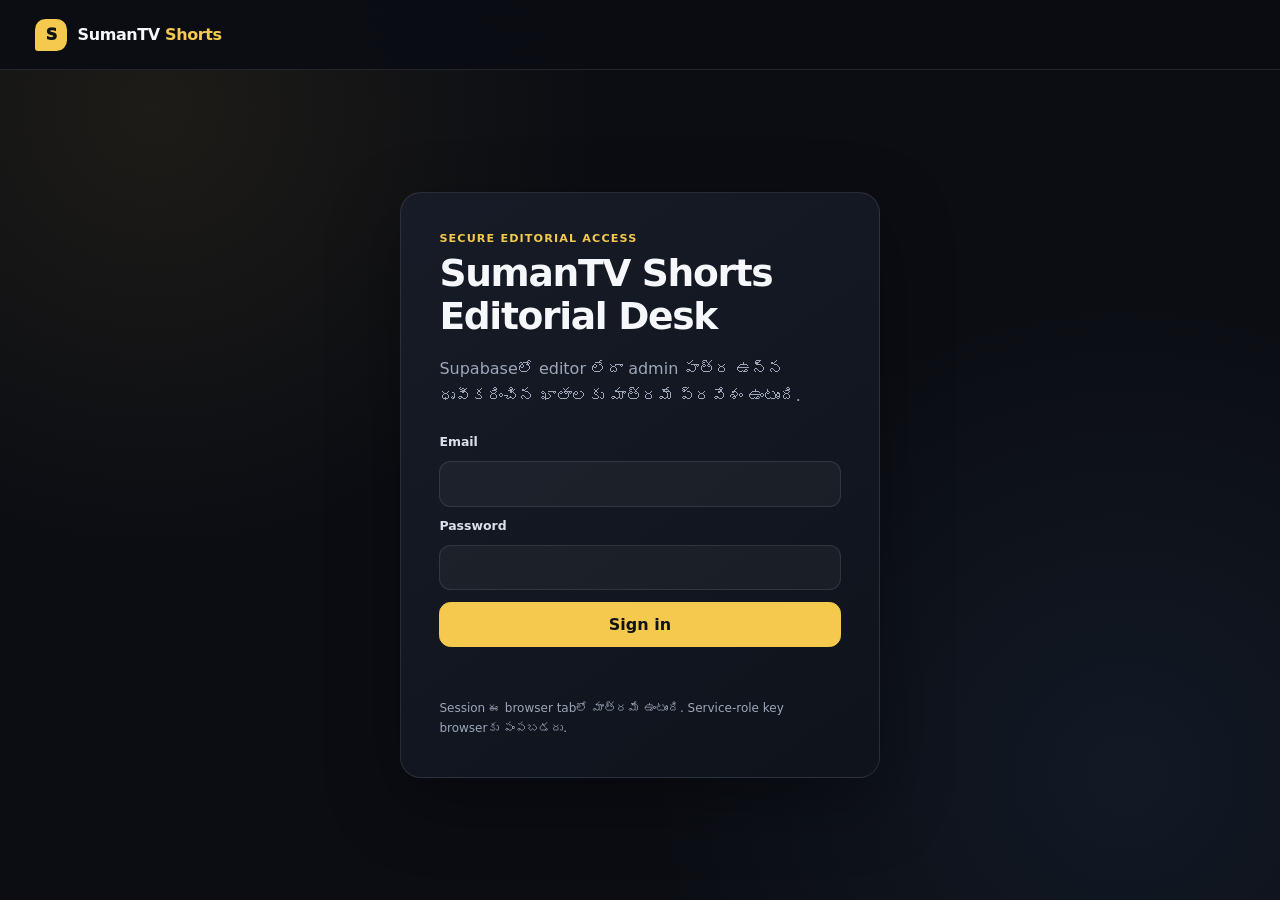
<file: editor.html>
<!DOCTYPE html>
<html lang="te">
  <head>
    <meta charset="utf-8">
    <meta name="viewport" content="width=device-width, initial-scale=1">
    <meta name="theme-color" content="#0b0d13">
    <meta name="color-scheme" content="dark">
    <meta name="robots" content="noindex,nofollow,noarchive">
    <link rel="icon" href="/assets/favicon.svg" type="image/svg+xml">
    <link rel="stylesheet" href="/assets/editor.css">
    <title>SumanTV Shorts — Editorial Desk</title>
    <script src="/assets/editor.js" defer></script>
  </head>
  <body>
    <a class="skip-link" href="#editorMain">ఎడిటోరియల్ డెస్క్‌కు వెళ్లండి</a>

    <header class="editor-header">
      <a class="brand" href="/" aria-label="SumanTV Shorts హోమ్">
        <span class="brand-mark" aria-hidden="true">S</span>
        <span>SumanTV <strong>Shorts</strong></span>
      </a>
      <div class="session-summary" id="sessionSummary" hidden>
        <a class="ghost-button compact" id="analyticsLink" href="/analytics" hidden>Analytics</a>
        <span class="role-badge" id="roleBadge">Editor</span>
        <span class="user-email" id="userEmail"></span>
        <button class="ghost-button compact" id="logoutButton" type="button">Sign out</button>
      </div>
    </header>

    <main id="editorMain">
      <section class="auth-shell" id="authView" aria-labelledby="loginTitle">
        <div class="auth-card">
          <p class="eyebrow">Secure editorial access</p>
          <h1 id="loginTitle">SumanTV Shorts Editorial Desk</h1>
          <p class="intro">
            Supabaseలో editor లేదా admin పాత్ర ఉన్న ధృవీకరించిన ఖాతాలకు మాత్రమే ప్రవేశం ఉంటుంది.
          </p>

          <form class="auth-form" id="loginForm">
            <label for="email">Email</label>
            <input
              id="email"
              name="email"
              type="email"
              autocomplete="username"
              inputmode="email"
              required
            >

            <label for="password">Password</label>
            <input
              id="password"
              name="password"
              type="password"
              autocomplete="current-password"
              minlength="8"
              required
            >

            <button class="primary-button" id="loginButton" type="submit">Sign in</button>
          </form>

          <p class="form-message" id="loginMessage" role="alert" aria-live="polite"></p>
          <p class="security-note">
            Session ఈ browser tabలో మాత్రమే ఉంటుంది. Service-role key browserకు పంపబడదు.
          </p>
        </div>
      </section>

      <section class="workspace" id="workspaceView" hidden aria-label="Editorial workspace">
        <aside class="story-sidebar" aria-label="Story queue">
          <div class="sidebar-heading">
            <div>
              <p class="eyebrow">Content queue</p>
              <h1>Stories</h1>
            </div>
            <button class="primary-button compact" id="newStoryButton" type="button">
              + New
            </button>
          </div>

          <div class="queue-stats" aria-label="Story counts">
            <span><strong id="draftCount">0</strong> Draft</span>
            <span><strong id="reviewCount">0</strong> Review</span>
            <span><strong id="publishedCount">0</strong> Live</span>
          </div>

          <div class="queue-filters">
            <label class="sr-only" for="storySearch">Search stories</label>
            <input id="storySearch" type="search" placeholder="Search title or slug">
            <label class="sr-only" for="statusFilter">Filter by status</label>
            <select id="statusFilter">
              <option value="all">All statuses</option>
              <option value="draft">Draft</option>
              <option value="review">In review</option>
              <option value="published">Published</option>
              <option value="archived">Archived</option>
            </select>
          </div>

          <div class="story-list" id="storyList" aria-live="polite"></div>
          <button class="ghost-button refresh-button" id="refreshStoriesButton" type="button">
            Refresh queue
          </button>
        </aside>

        <section class="story-editor" aria-labelledby="formTitle">
          <div class="editor-title-row">
            <div>
              <p class="eyebrow" id="formEyebrow">New story</p>
              <h2 id="formTitle">Create a verified short</h2>
            </div>
            <a class="preview-link" id="previewLink" href="/" target="_blank" rel="noopener" hidden>
              Public preview ↗
            </a>
          </div>

          <form id="storyForm">
            <input id="storyId" name="storyId" type="hidden">

            <div class="form-grid two-columns">
              <div class="field span-two">
                <label for="contentType">Content type <span aria-hidden="true">*</span></label>
                <select id="contentType" name="contentType" required>
                  <option value="article">Article</option>
                  <option value="gallery">Movies / Celebrity gallery</option>
                  <option value="youtube_short">YouTube Short</option>
                  <option value="youtube_video">YouTube long video</option>
                </select>
              </div>

              <div class="field span-two">
                <label for="titleTe">Telugu headline <span aria-hidden="true">*</span></label>
                <input id="titleTe" name="titleTe" type="text" maxlength="220" required>
                <small><span id="titleCount">0</span> / 220</small>
              </div>

              <div class="field span-two">
                <label for="summaryTe">Telugu summary <span aria-hidden="true">*</span></label>
                <textarea id="summaryTe" name="summaryTe" rows="5" maxlength="1200" required></textarea>
                <small><span id="summaryCount">0</span> / 1200</small>
              </div>

              <div class="field">
                <label for="titleEn">English headline</label>
                <input id="titleEn" name="titleEn" type="text" maxlength="220">
              </div>

              <div class="field">
                <label for="slug">Story slug <span aria-hidden="true">*</span></label>
                <div class="input-action">
                  <input
                    id="slug"
                    name="slug"
                    type="text"
                    pattern="[a-z0-9]+(?:-[a-z0-9]+)*"
                    maxlength="160"
                    required
                  >
                  <button class="ghost-button compact" id="generateSlugButton" type="button">
                    Generate
                  </button>
                </div>
                <small>Lowercase English letters, numbers and hyphens only.</small>
              </div>

              <div class="field">
                <label for="categoryId">Category <span aria-hidden="true">*</span></label>
                <select id="categoryId" name="categoryId" required></select>
              </div>

              <div class="field">
                <label for="sourceName">Source name <span aria-hidden="true">*</span></label>
                <input id="sourceName" name="sourceName" type="text" maxlength="160" required>
              </div>

              <div class="field span-two">
                <label for="sourceUrl">Source URL</label>
                <input
                  id="sourceUrl"
                  name="sourceUrl"
                  type="url"
                  inputmode="url"
                  placeholder="https://"
                >
              </div>

              <div class="field span-two">
                <label for="imageUrl">Story image</label>
                <div class="image-tools">
                  <input
                    id="imageUrl"
                    name="imageUrl"
                    type="url"
                    inputmode="url"
                    placeholder="https://"
                  >
                  <label class="upload-button" for="imageFile">Upload image</label>
                  <input
                    class="visually-hidden-file"
                    id="imageFile"
                    type="file"
                    accept="image/jpeg,image/png,image/webp,image/avif"
                  >
                </div>
                <small>JPG, PNG, WebP or AVIF. Maximum 5 MB.</small>
                <div class="image-preview" id="imagePreview" hidden>
                  <img id="imagePreviewElement" alt="">
                </div>
              </div>

              <div class="field span-two">
                <label for="imageAltTe">Image description in Telugu</label>
                <input id="imageAltTe" name="imageAltTe" type="text" maxlength="300">
              </div>

              <div class="field span-two" id="youtubeFields" hidden>
                <label for="youtubeUrl">YouTube URL <span aria-hidden="true">*</span></label>
                <input
                  id="youtubeUrl"
                  name="youtubeUrl"
                  type="url"
                  inputmode="url"
                  placeholder="https://www.youtube.com/watch?v=... or https://youtube.com/shorts/..."
                >
                <small id="youtubeHelp">Paste a public YouTube URL. The video remains hosted on YouTube.</small>
                <div class="youtube-preview" id="youtubePreview" hidden>
                  <iframe
                    id="youtubePreviewFrame"
                    title="YouTube preview"
                    loading="lazy"
                    allow="accelerometer; autoplay; clipboard-write; encrypted-media; gyroscope; picture-in-picture; web-share"
                    allowfullscreen
                  ></iframe>
                </div>
              </div>

              <div class="field span-two" id="galleryFields" hidden>
                <label for="galleryFiles">Gallery images</label>
                <input
                  id="galleryFiles"
                  type="file"
                  accept="image/jpeg,image/png,image/webp,image/avif"
                  multiple
                >
                <small>Upload 2–10 images. For Movies/Celebrity galleries, 4–5 is recommended.</small>
                <div class="gallery-editor" id="galleryEditor" aria-live="polite"></div>
              </div>

              <div class="field">
                <label for="publishAt">Publish time</label>
                <input id="publishAt" name="publishAt" type="datetime-local">
                <small>Admins can publish now or schedule for later.</small>
              </div>

              <fieldset class="flag-field">
                <legend>Labels</legend>
                <label class="check-row">
                  <input id="isBreaking" name="isBreaking" type="checkbox">
                  Breaking
                </label>
                <label class="check-row">
                  <input id="isLive" name="isLive" type="checkbox">
                  Live
                </label>
              </fieldset>
            </div>

            <div class="workflow-panel">
              <div>
                <span class="status-label">Current status</span>
                <strong class="status-value" id="currentStatus">Unsaved</strong>
                <span class="version-label" id="versionLabel"></span>
              </div>
              <p id="workflowMessage">
                Save a draft, then submit it for admin review.
              </p>
            </div>

            <div class="form-actions">
              <button class="secondary-button" id="saveDraftButton" type="button">
                Save draft
              </button>
              <button class="review-button" id="submitReviewButton" type="button">
                Submit for review
              </button>
              <button class="primary-button" id="publishButton" type="button" hidden>
                Publish
              </button>
              <button class="danger-button" id="archiveButton" type="button" hidden>
                Archive
              </button>
            </div>

            <p class="form-message" id="editorMessage" role="alert" aria-live="polite"></p>
          </form>
        </section>
      </section>
    </main>

    <div class="toast" id="toast" role="status" aria-live="polite" aria-atomic="true"></div>

    <noscript>
      <div class="noscript-message">Editorial Desk ఉపయోగించడానికి JavaScript అవసరం.</div>
    </noscript>
  </body>
</html>
</file>
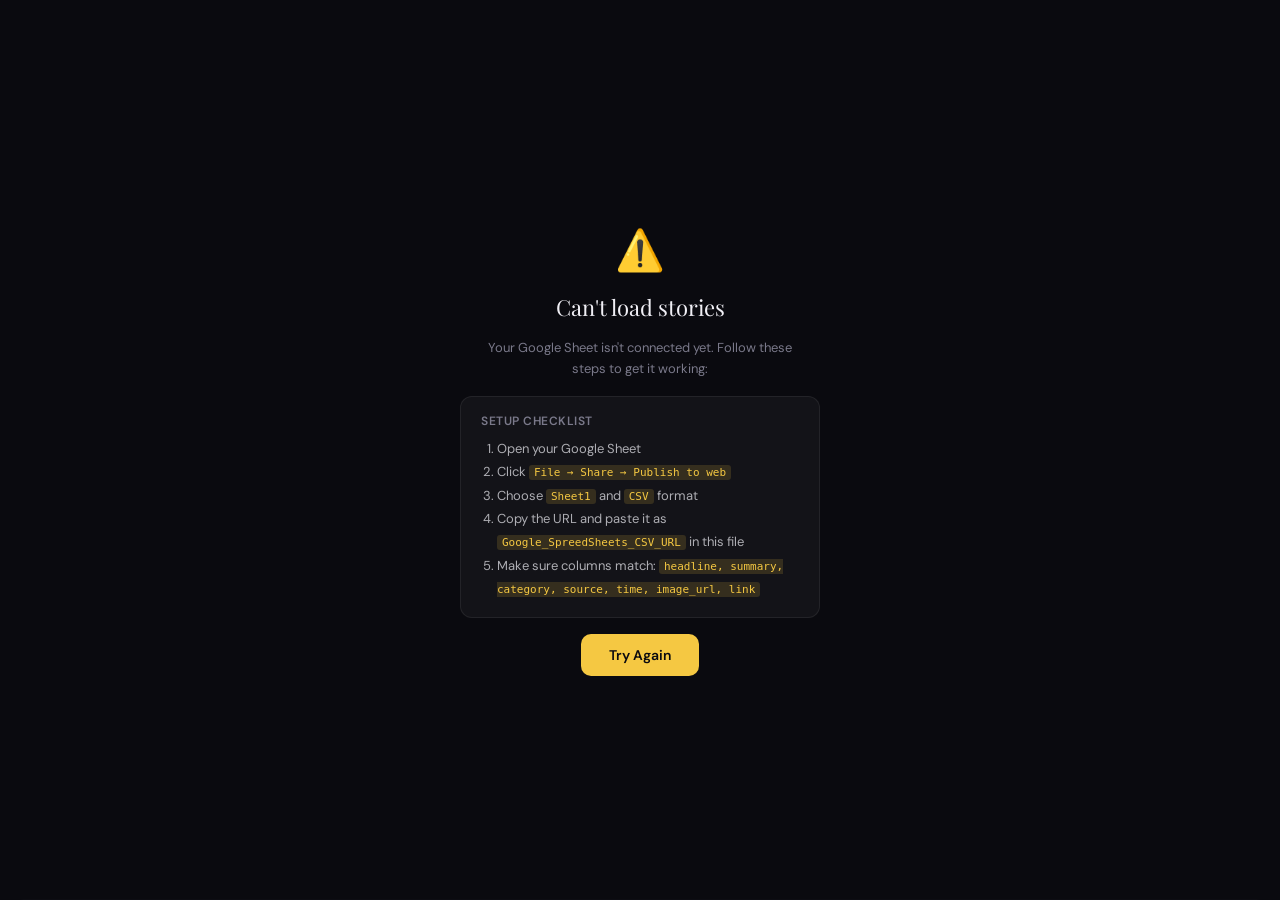
<file: sumantv-health.html>
<!DOCTYPE html>
<html lang="en">
<head>
<meta charset="UTF-8">
<meta name="viewport" content="width=device-width, initial-scale=1.0, maximum-scale=1.0, user-scalable=no">
<title>SumanTV News</title>
<link href="https://fonts.googleapis.com/css2?family=Playfair+Display:wght@700;900&family=DM+Sans:wght@300;400;500;600&display=swap" rel="stylesheet">
<style>
  *, *::before, *::after { box-sizing: border-box; margin: 0; padding: 0; }

  :root {
    --bg: #0a0a0f;
    --accent: #f5c842;
    --text: #f0eff5;
    --muted: #7a798a;
    --border: rgba(255,255,255,0.07);
  }

  html, body {
    height: 100%; width: 100%;
    overflow: hidden;
    background: var(--bg);
    font-family: 'DM Sans', sans-serif;
    color: var(--text);
    touch-action: none;
  }

  /* ── TOP BAR ── */
  .topbar {
    position: fixed; top: 0; left: 0; right: 0; z-index: 100;
    display: flex; align-items: center; justify-content: space-between;
    padding: 14px 20px;
    background: linear-gradient(to bottom, rgba(10,10,15,0.97) 70%, transparent);
  }
  .logo {
    font-family: 'Playfair Display', serif;
    font-size: 20px; font-weight: 900;
    letter-spacing: -0.5px;
    color: var(--accent);
  }
  .logo span { color: var(--text); }
  .topbar-right { display: flex; gap: 10px; align-items: center; }
  .cat-pill {
    font-size: 11px; font-weight: 600; letter-spacing: 0.8px;
    padding: 4px 10px; border-radius: 20px;
    background: rgba(245,200,66,0.12);
    color: var(--accent);
    border: 1px solid rgba(245,200,66,0.25);
    text-transform: uppercase;
    transition: all 0.3s;
  }
  .filter-toggle-btn {
    background: rgba(255,255,255,0.06); border: 1px solid var(--border);
    color: var(--muted); cursor: pointer; border-radius: 8px;
    padding: 5px 10px; font-size: 12px; font-family: 'DM Sans', sans-serif;
    display: flex; align-items: center; gap: 5px; transition: all 0.2s;
  }
  .filter-toggle-btn:hover { background: rgba(255,255,255,0.1); color: var(--text); }
  .filter-toggle-btn.active { background: rgba(245,200,66,0.15); color: var(--accent); border-color: rgba(245,200,66,0.3); }

  /* ── CATEGORY DRAWER ── */
  .cat-drawer-overlay {
    position: fixed; inset: 0; z-index: 200;
    background: rgba(0,0,0,0.5); backdrop-filter: blur(4px);
    opacity: 0; pointer-events: none; transition: opacity 0.3s;
  }
  .cat-drawer-overlay.show { opacity: 1; pointer-events: all; }

  .cat-drawer {
    position: fixed; bottom: 0; left: 0; right: 0; z-index: 201;
    background: #13131a;
    border-radius: 20px 20px 0 0;
    border-top: 1px solid rgba(255,255,255,0.08);
    padding: 0 20px 32px;
    transform: translateY(100%);
    transition: transform 0.38s cubic-bezier(0.32,0.72,0,1);
  }
  .cat-drawer.show { transform: translateY(0); }
  .cat-drawer-handle {
    width: 36px; height: 4px; border-radius: 2px;
    background: rgba(255,255,255,0.15);
    margin: 12px auto 18px;
  }
  .cat-drawer-title {
    font-size: 13px; font-weight: 700; color: var(--muted);
    letter-spacing: 0.8px; text-transform: uppercase;
    margin-bottom: 16px;
  }
  .cat-chips {
    display: flex; flex-wrap: wrap; gap: 10px;
    padding-bottom: 4px;
  }
  .cat-chip {
    display: flex; align-items: center; gap: 7px;
    padding: 10px 18px; border-radius: 24px;
    border: 1.5px solid rgba(255,255,255,0.1);
    background: rgba(255,255,255,0.04);
    font-family: 'DM Sans', sans-serif;
    font-size: 14px; font-weight: 600; color: var(--muted);
    cursor: pointer; transition: all 0.18s;
    user-select: none;
  }
  .cat-chip:hover { border-color: rgba(255,255,255,0.2); color: var(--text); }
  .cat-chip.active {
    background: rgba(245,200,66,0.12);
    border-color: rgba(245,200,66,0.4);
    color: var(--accent);
  }
  .cat-chip .chip-dot {
    width: 8px; height: 8px; border-radius: 50%; flex-shrink: 0;
  }
  .cat-chip .chip-count {
    font-size: 11px; font-weight: 500;
    background: rgba(255,255,255,0.08);
    padding: 1px 7px; border-radius: 10px;
    color: var(--muted);
  }
  .cat-chip.active .chip-count {
    background: rgba(245,200,66,0.15);
    color: var(--accent);
  }

  /* No results state */
  .no-results {
    height: 100vh; display: flex; flex-direction: column;
    align-items: center; justify-content: center; gap: 14px;
    text-align: center; padding: 32px;
  }
  .no-results-icon { font-size: 48px; }
  .no-results-title {
    font-family: 'Playfair Display', serif;
    font-size: 22px; font-weight: 700; color: var(--text);
  }
  .no-results-sub { font-size: 14px; color: var(--muted); }
  .no-results-btn {
    background: var(--accent); color: #0a0a0f;
    border: none; border-radius: 10px; padding: 12px 24px;
    font-family: 'DM Sans', sans-serif; font-size: 14px; font-weight: 700;
    cursor: pointer; margin-top: 4px;
  }
  @keyframes spin { to { transform: rotate(360deg); } }

  /* ── LOADING SCREEN ── */
  .loading-screen {
    position: fixed; inset: 0; z-index: 200;
    background: var(--bg);
    display: flex; flex-direction: column;
    align-items: center; justify-content: center; gap: 20px;
    transition: opacity 0.5s, visibility 0.5s;
  }
  .loading-screen.hidden { opacity: 0; visibility: hidden; }
  .loader-logo {
    font-family: 'Playfair Display', serif;
    font-size: 32px; font-weight: 900;
    color: var(--accent);
  }
  .loader-logo span { color: var(--text); }
  .loader-bar {
    width: 160px; height: 2px;
    background: rgba(255,255,255,0.08);
    border-radius: 2px; overflow: hidden;
  }
  .loader-bar-fill {
    height: 100%; width: 0%; background: var(--accent);
    border-radius: 2px;
    transition: width 0.4s ease;
  }
  .loader-text {
    font-size: 12px; color: var(--muted); letter-spacing: 0.5px;
  }

  /* ── ERROR SCREEN ── */
  .error-screen {
    position: fixed; inset: 0; z-index: 200;
    background: var(--bg);
    display: none; flex-direction: column;
    align-items: center; justify-content: center; gap: 16px;
    padding: 32px; text-align: center;
  }
  .error-screen.show { display: flex; }
  .error-icon { font-size: 40px; }
  .error-title { font-family: 'Playfair Display', serif; font-size: 22px; color: var(--text); }
  .error-msg { font-size: 13px; color: var(--muted); line-height: 1.6; max-width: 320px; }
  .error-steps {
    background: rgba(255,255,255,0.04); border: 1px solid var(--border);
    border-radius: 12px; padding: 16px 20px;
    text-align: left; width: 100%; max-width: 360px;
  }
  .error-steps p { font-size: 12px; color: var(--muted); margin-bottom: 8px; font-weight: 600; text-transform: uppercase; letter-spacing: 0.5px; }
  .error-steps ol { padding-left: 16px; }
  .error-steps li { font-size: 13px; color: rgba(240,239,245,0.7); line-height: 1.8; }
  .error-steps code { background: rgba(245,200,66,0.15); color: var(--accent); padding: 1px 5px; border-radius: 3px; font-size: 11px; }
  .retry-btn {
    background: var(--accent); color: #0a0a0f;
    border: none; border-radius: 10px; padding: 12px 28px;
    font-family: 'DM Sans', sans-serif; font-size: 14px; font-weight: 600;
    cursor: pointer; transition: all 0.2s;
  }
  .retry-btn:hover { transform: scale(1.03); }

  /* ── CONFIG BANNER ── */
  .config-banner {
    position: fixed; top: 56px; left: 0; right: 0; z-index: 90;
    background: rgba(245,200,66,0.12); border-bottom: 1px solid rgba(245,200,66,0.2);
    padding: 8px 20px;
    display: none; align-items: center; gap: 8px;
    font-size: 12px; color: var(--accent);
  }
  .config-banner.show { display: flex; }
  .config-banner a { color: var(--accent); font-weight: 600; }

  /* ── PROGRESS DOTS ── */
  .progress-dots {
    position: fixed; right: 12px; top: 50%; transform: translateY(-50%);
    z-index: 100; display: flex; flex-direction: column; gap: 6px;
    pointer-events: none;
  }
  .dot-item {
    width: 5px; border-radius: 3px;
    background: rgba(255,255,255,0.2);
    transition: all 0.3s cubic-bezier(0.34,1.56,0.64,1);
  }
  .dot-item.active { background: var(--accent); height: 18px !important; }

  /* ── CARD STACK ── */
  .stack {
    position: fixed; inset: 0;
    overflow-y: scroll;
    scroll-snap-type: y mandatory;
    -webkit-overflow-scrolling: touch;
    scrollbar-width: none;
  }
  .stack::-webkit-scrollbar { display: none; }

  /* ── SINGLE CARD ── */
  .card {
    height: 100vh; width: 100%;
    scroll-snap-align: start;
    scroll-snap-stop: always;
    position: relative;
    display: flex; flex-direction: column;
  }
  .card-image {
    position: absolute; inset: 0;
    background-size: cover; background-position: center;
    background-color: #1a1a24;
    transition: transform 6s ease;
  }
  .card:hover .card-image { transform: scale(1.03); }
  .card::after {
    content: '';
    position: absolute; inset: 0;
    background: linear-gradient(
      to bottom,
      rgba(10,10,15,0.08) 0%,
      rgba(10,10,15,0.2) 30%,
      rgba(10,10,15,0.78) 55%,
      rgba(10,10,15,0.97) 100%
    );
    pointer-events: none;
  }
  .card-content {
    position: relative; z-index: 2;
    margin-top: auto;
    padding: 0 20px 24px;
  }
  .card-meta {
    display: flex; align-items: center; gap: 8px; flex-wrap: wrap;
    margin-bottom: 10px;
  }
  .badge {
    font-size: 10px; font-weight: 700; letter-spacing: 1px;
    text-transform: uppercase; padding: 3px 9px; border-radius: 4px;
  }
  .badge-health  { background: #1aff9c22; color: #1aff9c; border: 1px solid #1aff9c44; }
  .badge-technology,.badge-tech { background: #38b6ff22; color: #38b6ff; border: 1px solid #38b6ff44; }
  .badge-finance { background: #f5c84222; color: var(--accent); border: 1px solid #f5c84244; }
  .badge-sports  { background: #ff6b4722; color: #ff6b47; border: 1px solid #ff6b4744; }
  .badge-world   { background: #c084fc22; color: #c084fc; border: 1px solid #c084fc44; }
  .badge-default { background: rgba(255,255,255,0.08); color: rgba(255,255,255,0.6); border: 1px solid rgba(255,255,255,0.15); }

  .source-name { font-size: 11px; color: var(--muted); font-weight: 500; }
  .dot-sep { color: var(--muted); font-size: 10px; }
  .time-ago { font-size: 11px; color: var(--muted); }

  .card-headline {
    font-family: 'Playfair Display', serif;
    font-size: clamp(18px, 5vw, 24px);
    font-weight: 700; line-height: 1.3;
    margin-bottom: 10px; color: #fff;
  }
  .card-summary {
    font-size: clamp(13px, 3.5vw, 15px);
    line-height: 1.65;
    color: rgba(240,239,245,0.78);
    font-weight: 300; margin-bottom: 14px;
  }
  .read-more {
    font-size: 12px; color: var(--accent); font-weight: 600;
    letter-spacing: 0.3px; cursor: pointer;
    display: inline-flex; align-items: center; gap: 4px;
    text-decoration: none; margin-bottom: 14px; display: block;
  }
  .actions {
    display: flex; align-items: center;
    border-top: 1px solid var(--border); padding-top: 14px;
  }
  .action-btn {
    display: flex; align-items: center; gap: 6px;
    background: none; border: none; cursor: pointer;
    color: var(--muted); font-family: 'DM Sans', sans-serif;
    font-size: 13px; font-weight: 500;
    padding: 6px 14px; border-radius: 8px;
    transition: all 0.18s; flex: 1; justify-content: center;
  }
  .action-btn:hover, .action-btn:active { background: rgba(255,255,255,0.06); }
  .action-btn svg { width: 18px; height: 18px; flex-shrink: 0; }
  .action-btn.liked svg { stroke: #ff6b6b; }
  .action-btn.liked { color: #ff6b6b; }
  .action-btn.bookmarked { color: var(--accent); }
  .action-btn.bookmarked svg { stroke: var(--accent); }
  .action-divider { width: 1px; height: 20px; background: var(--border); flex-shrink: 0; }

  /* swipe hint */
  .swipe-hint {
    position: fixed; bottom: 30px; left: 50%; transform: translateX(-50%);
    z-index: 100; display: flex; flex-direction: column;
    align-items: center; gap: 6px;
    animation: fadeHint 3.5s ease forwards;
    pointer-events: none;
  }
  @keyframes fadeHint {
    0%{opacity:0;transform:translateX(-50%) translateY(10px)}
    15%{opacity:1;transform:translateX(-50%) translateY(0)}
    80%{opacity:1}100%{opacity:0}
  }
  .swipe-hint span { font-size: 11px; color: rgba(255,255,255,0.45); letter-spacing: 1px; text-transform: uppercase; }
  .chevrons { display: flex; flex-direction: column; align-items: center; gap: 2px; }
  .chev { width: 14px; height: 14px; border-right: 2px solid rgba(255,255,255,0.3); border-bottom: 2px solid rgba(255,255,255,0.3); transform: rotate(45deg); animation: bounce 1.2s infinite; }
  .chev:nth-child(2) { animation-delay: 0.15s; margin-top: -7px; }
  @keyframes bounce{0%,100%{opacity:0.3;transform:rotate(45deg) translateY(-3px)}50%{opacity:1;transform:rotate(45deg) translateY(3px)}}


  /* card count */
  .card-counter {
    font-size: 11px; color: var(--muted);
    position: fixed; bottom: 16px; right: 16px; z-index: 100;
    background: rgba(10,10,15,0.6);
    padding: 4px 10px; border-radius: 20px;
    border: 1px solid var(--border);
    font-weight: 500; letter-spacing: 0.3px;
  }
  /* ── SHARE SHEET ── */
  .share-overlay {
    position: fixed; inset: 0; z-index: 300;
    background: rgba(0,0,0,0.6); backdrop-filter: blur(4px);
    opacity: 0; pointer-events: none;
    transition: opacity 0.3s;
  }
  .share-overlay.show { opacity: 1; pointer-events: all; }

  .share-sheet {
    position: fixed; bottom: 0; left: 0; right: 0; z-index: 301;
    background: #16161f;
    border-radius: 20px 20px 0 0;
    border-top: 1px solid rgba(255,255,255,0.08);
    padding: 0 0 env(safe-area-inset-bottom, 12px);
    transform: translateY(100%);
    transition: transform 0.4s cubic-bezier(0.32, 0.72, 0, 1);
    max-height: 92vh; overflow-y: auto;
  }
  .share-sheet.show { transform: translateY(0); }

  .share-handle {
    width: 36px; height: 4px; border-radius: 2px;
    background: rgba(255,255,255,0.15);
    margin: 12px auto 0;
  }
  .share-header {
    display: flex; align-items: center; justify-content: space-between;
    padding: 14px 20px 10px;
    border-bottom: 1px solid rgba(255,255,255,0.06);
  }
  .share-title { font-size: 15px; font-weight: 600; color: var(--text); }
  .share-close {
    background: rgba(255,255,255,0.07); border: none; cursor: pointer;
    color: var(--muted); border-radius: 50%; width: 30px; height: 30px;
    display: flex; align-items: center; justify-content: center;
    transition: all 0.2s;
  }
  .share-close:hover { background: rgba(255,255,255,0.13); color: var(--text); }

  /* Canvas preview */
  .share-preview-wrap {
    position: relative; margin: 16px 20px 12px;
    border-radius: 12px; overflow: hidden;
    box-shadow: 0 8px 32px rgba(0,0,0,0.5);
    background: #0a0a0f;
    min-height: 100px;
  }
  #shareCanvas {
    display: block; width: 100%; height: auto;
    border-radius: 12px;
  }
  .share-generating {
    position: absolute; inset: 0;
    display: flex; flex-direction: column;
    align-items: center; justify-content: center; gap: 10px;
    background: rgba(10,10,15,0.85);
    color: var(--muted); font-size: 13px;
    border-radius: 12px;
  }
  .share-generating.hidden { display: none; }
  .gen-spinner {
    width: 24px; height: 24px; border-radius: 50%;
    border: 2px solid rgba(255,255,255,0.1);
    border-top-color: var(--accent);
    animation: spin 0.8s linear infinite;
  }

  /* Platform grid */
  .share-platforms {
    display: grid; grid-template-columns: repeat(3, 1fr);
    gap: 10px; padding: 4px 20px 20px;
  }
  .platform-btn {
    display: flex; flex-direction: column; align-items: center; gap: 7px;
    background: rgba(255,255,255,0.05);
    border: 1px solid rgba(255,255,255,0.08);
    border-radius: 14px; padding: 14px 8px;
    cursor: pointer; font-family: 'DM Sans', sans-serif;
    font-size: 12px; font-weight: 500; color: var(--muted);
    transition: all 0.2s;
  }
  .platform-btn:hover, .platform-btn:active {
    background: rgba(255,255,255,0.09);
    color: var(--text); transform: scale(0.97);
  }
  .platform-btn.whatsapp  { color: #25d366; }
  .platform-btn.twitter   { color: #e7e7e7; }
  .platform-btn.telegram  { color: #29a9eb; }
  .platform-btn.instagram { color: #e1306c; }
  .platform-btn.download  { color: var(--accent); }
  .platform-btn.copylink  { color: #a78bfa; }

  .toast {
    position: fixed; bottom: 100px; left: 50%; transform: translateX(-50%) translateY(10px);
    z-index: 400; background: rgba(30,30,40,0.95);
    border: 1px solid rgba(255,255,255,0.1);
    color: var(--text); font-size: 13px; font-weight: 500;
    padding: 10px 20px; border-radius: 24px;
    opacity: 0; transition: all 0.3s; pointer-events: none;
    white-space: nowrap;
  }
  .toast.show { opacity: 1; transform: translateX(-50%) translateY(0); }

  /* ── DEAL CARD ── */
  .card.deal-card::after {
    background: linear-gradient(
      to bottom,
      rgba(10,10,15,0.15) 0%,
      rgba(10,10,15,0.4) 35%,
      rgba(10,10,15,0.92) 65%,
      rgba(10,10,15,0.99) 100%
    );
  }
  .deal-badge-row {
    display: flex; align-items: center; gap: 8px; margin-bottom: 10px;
  }
  .deal-label {
    font-size: 10px; font-weight: 800; letter-spacing: 1.5px;
    text-transform: uppercase; padding: 4px 10px; border-radius: 4px;
    background: linear-gradient(135deg, #ff3c6f, #e8006b);
    color: #fff;
    display: flex; align-items: center; gap: 5px;
  }
  .deal-label::before { content: '⚡'; font-size: 11px; }
  .deal-expires {
    font-size: 11px; color: #ff9f43; font-weight: 600;
  }

  /* Anchor strip */
  .anchor-strip {
    display: flex; align-items: center; gap: 10px;
    background: rgba(255,255,255,0.06);
    border: 1px solid rgba(255,255,255,0.1);
    border-radius: 12px; padding: 10px 14px;
    margin-bottom: 12px;
  }
  .anchor-avatar {
    width: 44px; height: 44px; border-radius: 50%;
    object-fit: cover; border: 2px solid #e8006b;
    flex-shrink: 0; background: #1a1a2e;
    display: flex; align-items: center; justify-content: center;
    font-size: 18px;
  }
  .anchor-avatar img { width: 100%; height: 100%; border-radius: 50%; object-fit: cover; }
  .anchor-info { flex: 1; }
  .anchor-name { font-size: 13px; font-weight: 700; color: #fff; }
  .anchor-quote { font-size: 12px; color: rgba(240,239,245,0.65); line-height: 1.4; font-style: italic; }

  /* Deal price block */
  .deal-price-row {
    display: flex; align-items: flex-end; gap: 10px; margin-bottom: 12px; flex-wrap: wrap;
  }
  .deal-price {
    font-family: 'Playfair Display', serif;
    font-size: clamp(28px, 8vw, 38px);
    font-weight: 900; color: #fff; line-height: 1;
  }
  .deal-original {
    font-size: 16px; color: var(--muted);
    text-decoration: line-through; padding-bottom: 4px;
  }
  .deal-saving {
    font-size: 13px; font-weight: 700;
    background: rgba(30,255,100,0.12);
    color: #1aff9c; border: 1px solid rgba(30,255,100,0.25);
    padding: 3px 10px; border-radius: 20px;
    padding-bottom: 4px;
  }

  /* Interest counter */
  .interest-row {
    display: flex; align-items: center; gap: 10px; margin-bottom: 16px;
  }
  .interest-bar-wrap {
    flex: 1; height: 5px; background: rgba(255,255,255,0.1); border-radius: 3px; overflow: hidden;
  }
  .interest-bar-fill {
    height: 100%; border-radius: 3px;
    background: linear-gradient(90deg, #ff3c6f, #ff9f43);
    transition: width 1s cubic-bezier(0.22,1,0.36,1);
  }
  .interest-count {
    font-size: 12px; font-weight: 700; color: #ff9f43; white-space: nowrap;
  }

  /* CTA button */
  .deal-cta {
    width: 100%; padding: 16px;
    background: linear-gradient(135deg, #e8006b, #ff3c6f);
    border: none; border-radius: 14px;
    font-family: 'DM Sans', sans-serif;
    font-size: 16px; font-weight: 700; color: #fff;
    cursor: pointer; letter-spacing: 0.3px;
    transition: all 0.2s; display: flex; align-items: center;
    justify-content: center; gap: 8px;
    box-shadow: 0 8px 24px rgba(232,0,107,0.35);
  }
  .deal-cta:active { transform: scale(0.98); }
  .deal-cta.registered {
    background: linear-gradient(135deg, #1aff9c22, #0aaa6622);
    border: 1px solid #1aff9c44; color: #1aff9c;
    box-shadow: none;
  }
  .deal-cta svg { width: 18px; height: 18px; }

  /* ── INTEREST MODAL ── */
  .interest-overlay {
    position: fixed; inset: 0; z-index: 500;
    background: rgba(0,0,0,0.7); backdrop-filter: blur(6px);
    opacity: 0; pointer-events: none; transition: opacity 0.3s;
  }
  .interest-overlay.show { opacity: 1; pointer-events: all; }

  .interest-modal {
    position: fixed; bottom: 0; left: 0; right: 0; z-index: 501;
    background: #16161f;
    border-radius: 24px 24px 0 0;
    border-top: 1px solid rgba(255,255,255,0.08);
    padding: 0 24px 32px;
    transform: translateY(100%);
    transition: transform 0.4s cubic-bezier(0.32,0.72,0,1);
  }
  .interest-modal.show { transform: translateY(0); }

  .modal-handle {
    width: 36px; height: 4px; border-radius: 2px;
    background: rgba(255,255,255,0.15);
    margin: 14px auto 20px;
  }
  .modal-deal-title {
    font-family: 'Playfair Display', serif;
    font-size: 18px; font-weight: 700; color: #fff;
    margin-bottom: 4px; line-height: 1.3;
  }
  .modal-deal-price {
    font-size: 22px; font-weight: 900;
    color: #ff3c6f; margin-bottom: 20px;
  }

  .input-group {
    margin-bottom: 14px;
  }
  .input-label {
    font-size: 11px; font-weight: 700; letter-spacing: 0.8px;
    text-transform: uppercase; color: var(--muted); margin-bottom: 6px;
    display: block;
  }
  .input-field {
    width: 100%; padding: 14px 16px;
    background: rgba(255,255,255,0.06);
    border: 1px solid rgba(255,255,255,0.12);
    border-radius: 12px; font-family: 'DM Sans', sans-serif;
    font-size: 15px; color: var(--text); outline: none;
    transition: border 0.2s;
  }
  .input-field:focus { border-color: #e8006b; }
  .input-field::placeholder { color: var(--muted); }

  .modal-cta {
    width: 100%; padding: 16px;
    background: linear-gradient(135deg, #e8006b, #ff3c6f);
    border: none; border-radius: 14px;
    font-family: 'DM Sans', sans-serif;
    font-size: 16px; font-weight: 700; color: #fff;
    cursor: pointer; margin-top: 6px;
    box-shadow: 0 8px 24px rgba(232,0,107,0.35);
    transition: all 0.2s;
  }
  .modal-cta:active { transform: scale(0.98); }
  .modal-note {
    font-size: 11px; color: var(--muted); text-align: center;
    margin-top: 12px; line-height: 1.6;
  }
</style>
</head>
<body>

<!-- LOADING SCREEN -->
<div class="loading-screen" id="loadingScreen">
  <div class="loader-logo">Short<span>News</span></div>
  <div class="loader-bar"><div class="loader-bar-fill" id="loaderFill"></div></div>
  <div class="loader-text" id="loaderText">Connecting to Google Sheets…</div>
</div>

<!-- ERROR SCREEN -->
<div class="error-screen" id="errorScreen">
  <div class="error-icon">⚠️</div>
  <div class="error-title">Can't load stories</div>
  <div class="error-msg">Your Google Sheet isn't connected yet. Follow these steps to get it working:</div>
  <div class="error-steps">
    <p>Setup checklist</p>
    <ol>
      <li>Open your Google Sheet</li>
      <li>Click <code>File → Share → Publish to web</code></li>
      <li>Choose <code>Sheet1</code> and <code>CSV</code> format</li>
      <li>Copy the URL and paste it as <code>Google_SpreedSheets_CSV_URL</code> in this file</li>
      <li>Make sure columns match: <code>headline, summary, category, source, time, image_url, link</code></li>
    </ol>
  </div>
  <button class="retry-btn" onclick="loadStories()">Try Again</button>
</div>

<!-- CONFIG BANNER (shown when using demo data) -->
<div class="config-banner" id="configBanner">
  ⚡ Running with demo data — <a href="#" onclick="showSetupGuide()">Connect your Google Sheet</a> to go live
</div>

<!-- TOP BAR -->
<div class="topbar">
  <div class="logo">SumanTV<span> News</span></div>
  <div class="topbar-right">
    <div class="cat-pill" id="activeCat">All</div>
    <button class="filter-toggle-btn" id="filterToggleBtn" onclick="toggleCategoryDrawer()">
      <svg viewBox="0 0 24 24" fill="none" stroke="currentColor" stroke-width="2.5" width="15" height="15">
        <line x1="3" y1="6" x2="21" y2="6"/>
        <line x1="6" y1="12" x2="18" y2="12"/>
        <line x1="9" y1="18" x2="15" y2="18"/>
      </svg>
      Filter
    </button>
  </div>
</div>

<!-- CATEGORY DRAWER -->
<div class="cat-drawer-overlay" id="catDrawerOverlay" onclick="toggleCategoryDrawer()"></div>
<div class="cat-drawer" id="catDrawer">
  <div class="cat-drawer-handle"></div>
  <div class="cat-drawer-title">Filter by Category</div>
  <div class="cat-chips" id="catChips"></div>
</div>

<!-- PROGRESS DOTS -->
<div class="progress-dots" id="progressDots"></div>

<!-- SWIPE HINT -->
<div class="swipe-hint">
  <div class="chevrons"><div class="chev"></div><div class="chev"></div></div>
  <span>Swipe up</span>
</div>

<!-- CARD COUNTER -->
<div class="card-counter" id="cardCounter">1 / ?</div>

<!-- CARD STACK -->
<div class="stack" id="stack"></div>

<!-- ── SHARE SHEET MODAL ── -->
<div class="share-overlay" id="shareOverlay" onclick="closeShareSheet()"></div>
<div class="share-sheet" id="shareSheet">
  <div class="share-handle"></div>
  <div class="share-header">
    <span class="share-title">Share Story</span>
    <button class="share-close" onclick="closeShareSheet()">
      <svg viewBox="0 0 24 24" fill="none" stroke="currentColor" stroke-width="2.5" width="18" height="18">
        <line x1="18" y1="6" x2="6" y2="18"/><line x1="6" y1="6" x2="18" y2="18"/>
      </svg>
    </button>
  </div>
  <div class="share-preview-wrap">
    <canvas id="shareCanvas"></canvas>
    <div class="share-generating" id="shareGenerating">
      <div class="gen-spinner"></div>
      <span>Generating image…</span>
    </div>
  </div>
  <div class="share-platforms">
    <button class="platform-btn whatsapp" onclick="shareToPlatform('whatsapp')">
      <svg viewBox="0 0 24 24" width="22" height="22" fill="currentColor"><path d="M17.472 14.382c-.297-.149-1.758-.867-2.03-.967-.273-.099-.471-.148-.67.15-.197.297-.767.966-.94 1.164-.173.199-.347.223-.644.075-.297-.15-1.255-.463-2.39-1.475-.883-.788-1.48-1.761-1.653-2.059-.173-.297-.018-.458.13-.606.134-.133.298-.347.446-.52.149-.174.198-.298.298-.497.099-.198.05-.371-.025-.52-.075-.149-.669-1.612-.916-2.207-.242-.579-.487-.5-.669-.51-.173-.008-.371-.01-.57-.01-.198 0-.52.074-.792.372-.272.297-1.04 1.016-1.04 2.479 0 1.462 1.065 2.875 1.213 3.074.149.198 2.096 3.2 5.077 4.487.709.306 1.262.489 1.694.625.712.227 1.36.195 1.871.118.571-.085 1.758-.719 2.006-1.413.248-.694.248-1.289.173-1.413-.074-.124-.272-.198-.57-.347m-5.421 7.403h-.004a9.87 9.87 0 01-5.031-1.378l-.361-.214-3.741.982.998-3.648-.235-.374a9.86 9.86 0 01-1.51-5.26c.001-5.45 4.436-9.884 9.888-9.884 2.64 0 5.122 1.03 6.988 2.898a9.825 9.825 0 012.893 6.994c-.003 5.45-4.437 9.884-9.885 9.884m8.413-18.297A11.815 11.815 0 0012.05 0C5.495 0 .16 5.335.157 11.892c0 2.096.547 4.142 1.588 5.945L.057 24l6.305-1.654a11.882 11.882 0 005.683 1.448h.005c6.554 0 11.89-5.335 11.893-11.893a11.821 11.821 0 00-3.48-8.413z"/></svg>
      WhatsApp
    </button>
    <button class="platform-btn twitter" onclick="shareToPlatform('twitter')">
      <svg viewBox="0 0 24 24" width="22" height="22" fill="currentColor"><path d="M18.244 2.25h3.308l-7.227 8.26 8.502 11.24H16.17l-4.714-6.231-5.401 6.231H2.744l7.737-8.835L1.254 2.25H8.08l4.253 5.622 5.91-5.622zm-1.161 17.52h1.833L7.084 4.126H5.117z"/></svg>
      X / Twitter
    </button>
    <button class="platform-btn telegram" onclick="shareToPlatform('telegram')">
      <svg viewBox="0 0 24 24" width="22" height="22" fill="currentColor"><path d="M11.944 0A12 12 0 0 0 0 12a12 12 0 0 0 12 12 12 12 0 0 0 12-12A12 12 0 0 0 12 0a12 12 0 0 0-.056 0zm4.962 7.224c.1-.002.321.023.465.14a.506.506 0 0 1 .171.325c.016.093.036.306.02.472-.18 1.898-.962 6.502-1.36 8.627-.168.9-.499 1.201-.82 1.23-.696.065-1.225-.46-1.9-.902-1.056-.693-1.653-1.124-2.678-1.8-1.185-.78-.417-1.21.258-1.91.177-.184 3.247-2.977 3.307-3.23.007-.032.014-.15-.056-.212s-.174-.041-.249-.024c-.106.024-1.793 1.14-5.061 3.345-.48.33-.913.49-1.302.48-.428-.008-1.252-.241-1.865-.44-.752-.245-1.349-.374-1.297-.789.027-.216.325-.437.893-.663 3.498-1.524 5.83-2.529 6.998-3.014 3.332-1.386 4.025-1.627 4.476-1.635z"/></svg>
      Telegram
    </button>
    <button class="platform-btn instagram" onclick="shareToPlatform('instagram')">
      <svg viewBox="0 0 24 24" width="22" height="22" fill="currentColor"><path d="M12 2.163c3.204 0 3.584.012 4.85.07 3.252.148 4.771 1.691 4.919 4.919.058 1.265.069 1.645.069 4.849 0 3.205-.012 3.584-.069 4.849-.149 3.225-1.664 4.771-4.919 4.919-1.266.058-1.644.07-4.85.07-3.204 0-3.584-.012-4.849-.07-3.26-.149-4.771-1.699-4.919-4.92-.058-1.265-.07-1.644-.07-4.849 0-3.204.013-3.583.07-4.849.149-3.227 1.664-4.771 4.919-4.919 1.266-.057 1.645-.069 4.849-.069zm0-2.163c-3.259 0-3.667.014-4.947.072-4.358.2-6.78 2.618-6.98 6.98-.059 1.281-.073 1.689-.073 4.948 0 3.259.014 3.668.072 4.948.2 4.358 2.618 6.78 6.98 6.98 1.281.058 1.689.072 4.948.072 3.259 0 3.668-.014 4.948-.072 4.354-.2 6.782-2.618 6.979-6.98.059-1.28.073-1.689.073-4.948 0-3.259-.014-3.667-.072-4.947-.196-4.354-2.617-6.78-6.979-6.98-1.281-.059-1.69-.073-4.949-.073zm0 5.838c-3.403 0-6.162 2.759-6.162 6.162s2.759 6.163 6.162 6.163 6.162-2.759 6.162-6.163c0-3.403-2.759-6.162-6.162-6.162zm0 10.162c-2.209 0-4-1.79-4-4 0-2.209 1.791-4 4-4s4 1.791 4 4c0 2.21-1.791 4-4 4zm6.406-11.845c-.796 0-1.441.645-1.441 1.44s.645 1.44 1.441 1.44c.795 0 1.439-.645 1.439-1.44s-.644-1.44-1.439-1.44z"/></svg>
      Instagram
    </button>
    <button class="platform-btn download" onclick="downloadImage()">
      <svg viewBox="0 0 24 24" width="22" height="22" fill="none" stroke="currentColor" stroke-width="2"><path d="M21 15v4a2 2 0 0 1-2 2H5a2 2 0 0 1-2-2v-4"/><polyline points="7 10 12 15 17 10"/><line x1="12" y1="15" x2="12" y2="3"/></svg>
      Download
    </button>
    <button class="platform-btn copylink" onclick="copyLink()">
      <svg viewBox="0 0 24 24" width="22" height="22" fill="none" stroke="currentColor" stroke-width="2"><path d="M10 13a5 5 0 0 0 7.54.54l3-3a5 5 0 0 0-7.07-7.07l-1.72 1.71"/><path d="M14 11a5 5 0 0 0-7.54-.54l-3 3a5 5 0 0 0 7.07 7.07l1.71-1.71"/></svg>
      Copy Link
    </button>
  </div>
</div>

<!-- ── INTEREST REGISTRATION MODAL ── -->
<div class="interest-overlay" id="interestOverlay" onclick="closeInterestModal()"></div>
<div class="interest-modal" id="interestModal">
  <div class="modal-handle"></div>
  <div class="modal-deal-title" id="modalDealTitle">Deal Title</div>
  <div class="modal-deal-price" id="modalDealPrice">₹XX,XXX</div>
  <div class="input-group">
    <label class="input-label">Your Name</label>
    <input class="input-field" id="regName" type="text" placeholder="Enter your name" autocomplete="name">
  </div>
  <div class="input-group">
    <label class="input-label">WhatsApp Number</label>
    <input class="input-field" id="regPhone" type="tel" placeholder="+91 98765 43210" autocomplete="tel">
  </div>
  <div class="input-group">
    <label class="input-label">City</label>
    <input class="input-field" id="regCity" type="text" placeholder="Hyderabad, Vijayawada…" autocomplete="address-level2">
  </div>
  <button class="modal-cta" onclick="submitInterest()">
    ✅ Yes! I Want This Deal
  </button>
  <div class="modal-note">
    Our team will call you within 24 hours to confirm.<br>
    No payment now. Zero spam. 100% free to register.
  </div>
</div>

<script>
// ═══════════════════════════════════════════════════════════
//  ⚙️  CONFIG — Edit everything here, no other changes needed
// ═══════════════════════════════════════════════════════════

const CONFIG = {

  // ── BRANDING ──────────────────────────────────────────────

  // Option A: Text logo  →  set LOGO_IMAGE_URL to ""
  LOGO_TEXT_PART1: "SumanTV",     // colored part
  LOGO_TEXT_PART2: " News",     // white part

  // Option B: Image logo  →  paste a direct image URL here
  // Leave "" to use text logo above
  // Example: "https://yoursite.com/logo.png"  or a base64 data URI
  LOGO_IMAGE_URL: "",
  LOGO_IMAGE_HEIGHT: "28px",      // adjust logo image height

  // App title (browser tab)
  APP_TITLE: "SumanTV News",

  // Accent color (top bar pill, dots, highlights)
  ACCENT_COLOR: "#f5c842",        // yellow default | try "#1aff9c" green, "#ff6b47" orange

  // ── GOOGLE SHEETS ─────────────────────────────────────────

  // HOW TO GET YOUR URL:
  //  1. Google Sheets → File → Share → Publish to web
  //  2. Select: Sheet1 | CSV
  //  3. Click Publish → Copy the URL → paste below
  SHEET_CSV_URL: "https://docs.google.com/spreadsheets/d/e/2PACX-1vTHUaJ-hDpoKcfnmrarEsb_3JBvjBXxfu08FkV_DKbsTo6LAKakYpzWs9GU4MRbQky92cYl--vZXPNh/pub?gid=1288371797&single=true&output=csv",

  // Sheet 2 — Community Deals (same Sheets file, different tab)
  // In Publish to web → select "Deals" tab → CSV → copy URL
  DEALS_CSV_URL: "https://docs.google.com/spreadsheets/d/e/2PACX-1vTHUaJ-hDpoKcfnmrarEsb_3JBvjBXxfu08FkV_DKbsTo6LAKakYpzWs9GU4MRbQky92cYl--vZXPNh/pub?gid=799925711&single=true&output=csv",

  // After every N news cards, insert one deal card (0 = no deals)
  DEAL_FREQUENCY: 3,

  // Google Form URL to collect interest registrations
  // Create a Google Form with: Name, Phone, City, Deal ID fields
  // Paste the form's pre-filled URL base here
  INTEREST_FORM_URL: "YOUR_GOOGLE_FORM_URL_HERE",

};
// ─────────────────────────────────────────────────────────────

// Apply branding immediately
document.title = CONFIG.APP_TITLE;
document.documentElement.style.setProperty('--accent', CONFIG.ACCENT_COLOR);

function applyLogo(selector) {
  const el = document.querySelector(selector);
  if (!el) return;
  if (CONFIG.LOGO_IMAGE_URL) {
    el.innerHTML = `<img src="${CONFIG.LOGO_IMAGE_URL}" style="height:${CONFIG.LOGO_IMAGE_HEIGHT};vertical-align:middle;object-fit:contain;" alt="Logo">`;
  } else {
    el.innerHTML = `${CONFIG.LOGO_TEXT_PART1}<span>${CONFIG.LOGO_TEXT_PART2}</span>`;
  }
}
applyLogo('.logo');
applyLogo('.loader-logo');

// Alias for rest of the code
const SHEET_CSV_URL = CONFIG.SHEET_CSV_URL;
const DEALS_CSV_URL = CONFIG.DEALS_CSV_URL;

// ── DEMO DEALS (shown when DEALS_CSV_URL not configured) ──
const DEMO_DEALS = [
  {
    type: 'deal',
    deal_id: 'DEAL001',
    headline: 'Anchor Roshini Negotiated This For You',
    product: 'Royal Enfield Classic 350',
    brand: 'Royal Enfield',
    deal_price: '₹1,72,000',
    original_price: '₹1,89,500',
    saving: 'Save ₹17,500',
    summary: 'Exclusive community price only for Suman TV subscribers. 1,000 bikes reserved at this price. Once slots fill — it\'s gone.',
    anchor_name: 'Anchor Roshini',
    anchor_quote: '"I personally negotiated this price. Only for our community."',
    anchor_image: '',
    interest_count: 847,
    target_count: 1000,
    expires: 'Ends in 3 days',
    image_url: 'https://images.unsplash.com/photo-1558618666-fcd25c85cd64?w=800&q=80',
    category: 'Deal',
  },
  {
    type: 'deal',
    deal_id: 'DEAL002',
    headline: 'Community Deal — Exclusive Hospital Health Package',
    product: 'Full Body Checkup + Consultation',
    brand: 'Apollo Hospitals',
    deal_price: '₹1,999',
    original_price: '₹6,500',
    saving: 'Save ₹4,501',
    summary: 'Complete health checkup package including 60+ tests, doctor consultation, ECG and diet counselling. Exclusively negotiated for Suman TV community.',
    anchor_name: 'Dr. Ramesh Babu',
    anchor_quote: '"Health is wealth. This package is our gift to your family."',
    anchor_image: '',
    interest_count: 2341,
    target_count: 5000,
    expires: 'Valid this month',
    image_url: 'https://images.unsplash.com/photo-1551076805-e1869033e561?w=800&q=80',
    category: 'Deal',
  },
  {
    type: 'deal',
    deal_id: 'DEAL003',
    headline: 'Suman TV Community — College Admission Special',
    product: 'B.Tech Admission 2025 — Top 5 Colleges',
    brand: 'EduPartner Consultancy',
    deal_price: 'FREE Counselling',
    original_price: '₹5,000 fee waived',
    saving: '+ ₹10,000 Scholarship',
    summary: 'Register your interest for B.Tech / MBA admissions. Our education partner will help you get into top colleges with scholarship support. 500 seats across Hyderabad, Vijayawada, Vizag.',
    anchor_name: 'Education Desk',
    anchor_quote: '"Your child\'s future deserves the best guidance — free."',
    anchor_image: '',
    interest_count: 1203,
    target_count: 2000,
    expires: 'Admissions close May 30',
    image_url: 'https://images.unsplash.com/photo-1523050854058-8df90110c9f1?w=800&q=80',
    category: 'Deal',
  },
];

// Expected Sheet columns (Row 1 = headers):
// headline | summary | category | source | time | image_url | link
// ─────────────────────────────────────────────────────────────────

const BADGE_MAP = {
  health: 'badge-health', technology: 'badge-technology',
  tech: 'badge-tech', finance: 'badge-finance',
  sports: 'badge-sports', world: 'badge-world'
};

// Fallback demo data (used if sheet URL not configured)
const DEMO_NEWS = [
  { headline: "New study links daily walking to 30% lower heart disease risk in adults over 40", summary: "Researchers at Harvard tracked 12,000 adults over 8 years and found those walking 7,000+ steps daily had significantly lower cardiovascular risk. The study suggests moderate activity, not intense exercise, is the key protective factor for long-term heart health.", category: "Health", source: "Health Today", time: "12 min ago", image_url: "https://images.unsplash.com/photo-1576091160550-2173dba999ef?w=800&q=80", link: "#" },
  { headline: "Google unveils next-gen AI chips that cut data center power consumption by half", summary: "Google's new TPU v6 processors promise 2x faster AI inference at 50% lower energy cost. The chips will power Gemini AI services globally by Q3, potentially reshaping economics of large-scale AI deployment.", category: "Technology", source: "TechCrunch", time: "38 min ago", image_url: "https://images.unsplash.com/photo-1677442135703-1787eea5ce01?w=800&q=80", link: "#" },
  { headline: "Sensex surges 900 points as FIIs pump ₹8,400 crore into Indian equities on Friday", summary: "Indian stock markets rallied sharply as strong FII inflows and positive global cues boosted sentiment. Banking and IT sectors led the gains. Analysts expect momentum to continue if US Fed signals a rate pause.", category: "Finance", source: "Economic Times", time: "1 hr ago", image_url: "https://images.unsplash.com/photo-1611974789855-9c2a0a7236a3?w=800&q=80", link: "#" },
  { headline: "India defeats Australia by 6 wickets in thrilling T20 series decider in Hyderabad", summary: "Suryakumar Yadav's blistering 89 off 47 balls guided India to victory at Rajiv Gandhi International Stadium. India won the 5-match series 3-2, with 55,000 fans witnessing a masterclass in modern T20 batting.", category: "Sports", source: "Cricbuzz", time: "2 hr ago", image_url: "https://images.unsplash.com/photo-1540747913346-19e32dc3e97e?w=800&q=80", link: "#" },
  { headline: "ICMR approves India's first oral insulin therapy for Type 2 diabetes management", summary: "The Indian Council of Medical Research greenlit an oral insulin formulation developed by Biocon and AIIMS Delhi. Phase 3 trials showed 78% efficacy with minimal side effects, potentially eliminating daily injections for millions.", category: "Health", source: "NDTV Health", time: "4 hr ago", image_url: "https://images.unsplash.com/photo-1559757148-5c350d0d3c56?w=800&q=80", link: "#" },
  { headline: "Startup builds AI that converts spoken Telugu into medical reports with 97% accuracy", summary: "Hyderabad-based MedVoice AI trained a multilingual clinical transcription model on 2 million Telugu patient interactions. Doctors can now dictate in Telugu, cutting documentation time by 65% in pilot hospitals across Andhra Pradesh.", category: "Technology", source: "YourStory", time: "5 hr ago", image_url: "https://images.unsplash.com/photo-1620712943543-bcc4688e7485?w=800&q=80", link: "#" },
];

// ═══════════════════════════════════════════════════════════
// CSV Parser
// ═══════════════════════════════════════════════════════════
function parseCSV(text) {
  const lines = text.trim().split('\n');
  if (lines.length < 2) return [];
  const headers = lines[0].split(',').map(h => h.trim().toLowerCase().replace(/"/g,''));
  return lines.slice(1).map(line => {
    // Handle quoted fields with commas
    const fields = [];
    let cur = '', inQuote = false;
    for (let i = 0; i < line.length; i++) {
      const ch = line[i];
      if (ch === '"') { inQuote = !inQuote; }
      else if (ch === ',' && !inQuote) { fields.push(cur.trim()); cur = ''; }
      else { cur += ch; }
    }
    fields.push(cur.trim());
    const obj = {};
    headers.forEach((h, i) => { obj[h] = (fields[i] || '').replace(/^"|"$/g, ''); });
    return obj;
  }).filter(r => r.headline && (r.summary || r.type === 'deal'));
}

// ═══════════════════════════════════════════════════════════
// Fetch from Google Sheets
// ═══════════════════════════════════════════════════════════
async function fetchFromSheets() {
  const isDemo = !SHEET_CSV_URL || SHEET_CSV_URL === 'YOUR_GOOGLE_SHEET_CSV_URL_HERE';
  if (isDemo) {
    return { data: mergeDealsIntoFeed(DEMO_NEWS, DEMO_DEALS), isDemo: true };
  }
  const resp = await fetch(SHEET_CSV_URL);
  if (!resp.ok) throw new Error(`HTTP ${resp.status}`);
  const text = await resp.text();
  const news = parseCSV(text);
  if (!news.length) throw new Error('No valid rows found in sheet');

  // Try fetching deals sheet if configured
  let deals = DEMO_DEALS;
  if (DEALS_CSV_URL && DEALS_CSV_URL !== 'YOUR_DEALS_SHEET_CSV_URL_HERE') {
    try {
      const dr = await fetch(DEALS_CSV_URL);
      if (dr.ok) deals = parseCSV(await dr.text()).map(d => ({ ...d, type: 'deal' }));
    } catch(e) { console.warn('Deals sheet not loaded, using demos'); }
  }
  return { data: mergeDealsIntoFeed(news, deals), isDemo: false };
}

// Interleave deal cards every N news cards
function mergeDealsIntoFeed(news, deals) {
  const freq = CONFIG.DEAL_FREQUENCY || 3;
  if (!deals.length || !freq) return news;
  const result = [];
  let dealIdx = 0;
  news.forEach((item, i) => {
    result.push(item);
    if ((i + 1) % freq === 0 && dealIdx < deals.length) {
      result.push({ ...deals[dealIdx], type: 'deal' });
      dealIdx++;
    }
  });
  return result;
}

// ═══════════════════════════════════════════════════════════
// Build Cards
// ═══════════════════════════════════════════════════════════
let newsData = [];
let allNewsData = [];   // full unfiltered set
let currentIdx = 0;
let activeCategory = 'All';
const likedSet = new Set();
const savedSet = new Set();

function getBadgeClass(cat) {
  const key = (cat || '').toLowerCase().trim();
  return BADGE_MAP[key] || 'badge-default';
}

function buildCards(items) {
  const stack = document.getElementById('stack');
  const dots = document.getElementById('progressDots');
  stack.innerHTML = '';
  dots.innerHTML = '';
  newsData = items;

  items.forEach((item, i) => {
    const card = document.createElement('div');
    card.id = `card-${i}`;

    if (item.type === 'deal') {
      card.className = 'card deal-card';
      const imgStyle = item.image_url
        ? `background-image: url('${item.image_url}')`
        : `background: linear-gradient(135deg, #1a0010, #3a0020, #1a0010)`;
      const pct = Math.min(100, Math.round((parseInt(item.interest_count) / parseInt(item.target_count)) * 100)) || 70;
      const registered = registeredDeals.has(item.deal_id);
      card.innerHTML = `
        <div class="card-image" style="${imgStyle}"></div>
        <div class="card-content">
          <div class="deal-badge-row">
            <span class="deal-label">Community Deal</span>
            ${item.expires ? `<span class="deal-expires">⏰ ${item.expires}</span>` : ''}
          </div>
          <div class="anchor-strip">
            <div class="anchor-avatar">
              ${item.anchor_image
                ? `<img src="${item.anchor_image}" alt="${item.anchor_name}">`
                : '🎙️'}
            </div>
            <div class="anchor-info">
              <div class="anchor-name">${item.anchor_name || 'Suman TV'}</div>
              <div class="anchor-quote">${item.anchor_quote || ''}</div>
            </div>
          </div>
          <div class="card-headline">${item.product || item.headline}</div>
          <div class="card-summary">${item.summary}</div>
          <div class="deal-price-row">
            <div class="deal-price">${item.deal_price}</div>
            ${item.original_price ? `<div class="deal-original">${item.original_price}</div>` : ''}
            ${item.saving ? `<div class="deal-saving">${item.saving}</div>` : ''}
          </div>
          <div class="interest-row">
            <div class="interest-bar-wrap">
              <div class="interest-bar-fill" style="width:${pct}%"></div>
            </div>
            <div class="interest-count" id="icount-${i}">🔥 ${parseInt(item.interest_count || 0).toLocaleString('en-IN')} interested</div>
          </div>
          <button class="deal-cta ${registered ? 'registered' : ''}" id="cta-${i}" onclick="openInterestModal(${i})">
            ${registered
              ? `<svg viewBox="0 0 24 24" fill="none" stroke="currentColor" stroke-width="2.5"><polyline points="20 6 9 17 4 12"/></svg> You're Registered!`
              : `<svg viewBox="0 0 24 24" fill="none" stroke="currentColor" stroke-width="2.5"><path d="M22 11.08V12a10 10 0 1 1-5.93-9.14"/><polyline points="22 4 12 14.01 9 11.01"/></svg> I Want This Deal`
            }
          </button>
        </div>
      `;
    } else {
      // ── NEWS CARD ──
      card.className = 'card';
      const imgStyle = item.image_url
        ? `background-image: url('${item.image_url}')`
        : `background: linear-gradient(135deg, #1a1a2e 0%, #16213e 50%, #0f3460 100%)`;
      card.innerHTML = `
        <div class="card-image" style="${imgStyle}"></div>
        <div class="card-content">
          <div class="card-meta">
            <span class="badge ${getBadgeClass(item.category)}">${item.category || 'News'}</span>
            <span class="source-name">${item.source || ''}</span>
            ${item.time ? `<span class="dot-sep">·</span><span class="time-ago">${item.time}</span>` : ''}
          </div>
          <div class="card-headline">${item.headline}</div>
          <div class="card-summary">${item.summary}</div>
          ${item.link && item.link !== '#' ? `<a class="read-more" href="${item.link}" target="_blank">Read full story →</a>` : '<div style="height:4px"></div>'}
          <div class="actions">
            <button class="action-btn like-btn" data-idx="${i}">
              <svg viewBox="0 0 24 24" fill="none" stroke="currentColor" stroke-width="2">
                <path d="M20.84 4.61a5.5 5.5 0 0 0-7.78 0L12 5.67l-1.06-1.06a5.5 5.5 0 0 0-7.78 7.78l1.06 1.06L12 21.23l7.78-7.78 1.06-1.06a5.5 5.5 0 0 0 0-7.78z"/>
              </svg>
              <span class="like-count">${item.likes || 0}</span>
            </button>
            <div class="action-divider"></div>
            <button class="action-btn" onclick="openShareSheet(${i})">
              <svg viewBox="0 0 24 24" fill="none" stroke="currentColor" stroke-width="2">
                <circle cx="18" cy="5" r="3"/><circle cx="6" cy="12" r="3"/><circle cx="18" cy="19" r="3"/>
                <line x1="8.59" y1="13.51" x2="15.42" y2="17.49"/>
                <line x1="15.41" y1="6.51" x2="8.59" y2="10.49"/>
              </svg>
              Share
            </button>
            <div class="action-divider"></div>
            <button class="action-btn save-btn" data-idx="${i}">
              <svg viewBox="0 0 24 24" fill="none" stroke="currentColor" stroke-width="2">
                <path d="M19 21l-7-5-7 5V5a2 2 0 0 1 2-2h10a2 2 0 0 1 2 2z"/>
              </svg>
              Save
            </button>
          </div>
        </div>
      `;
    }

    stack.appendChild(card);

    // Progress dot
    const d = document.createElement('div');
    d.className = 'dot-item' + (i === 0 ? ' active' : '');
    d.style.height = i === 0 ? '18px' : '5px';
    // Deal dots in pink
    if (item.type === 'deal') d.style.background = 'rgba(232,0,107,0.4)';
    dots.appendChild(d);
  });

  // Observe cards
  const observer = new IntersectionObserver((entries) => {
    entries.forEach(entry => {
      if (entry.isIntersecting && entry.intersectionRatio > 0.5) {
        const idx = parseInt(entry.target.id.split('-')[1]);
        setActive(idx);
      }
    });
  }, { threshold: 0.5 });

  document.querySelectorAll('.card').forEach(c => observer.observe(c));

  // Like buttons
  document.querySelectorAll('.like-btn').forEach(btn => {
    btn.addEventListener('click', function () {
      const idx = parseInt(this.dataset.idx);
      const liked = likedSet.has(idx);
      if (liked) {
        likedSet.delete(idx);
        newsData[idx].likes = Math.max(0, (newsData[idx].likes || 0) - 1);
        this.classList.remove('liked');
      } else {
        likedSet.add(idx);
        newsData[idx].likes = (newsData[idx].likes || 0) + 1;
        this.classList.add('liked');
      }
      this.querySelector('.like-count').textContent = newsData[idx].likes;
      this.style.transform = 'scale(1.3)';
      setTimeout(() => this.style.transform = '', 200);
    });
  });

  // Save buttons
  document.querySelectorAll('.save-btn').forEach(btn => {
    btn.addEventListener('click', function () {
      const idx = parseInt(this.dataset.idx);
      const saved = savedSet.has(idx);
      if (saved) { savedSet.delete(idx); this.classList.remove('bookmarked'); }
      else { savedSet.add(idx); this.classList.add('bookmarked'); }
    });
  });

  setActive(0);
  document.getElementById('cardCounter').textContent = `1 / ${items.length}`;
}

function setActive(idx) {
  currentIdx = idx;
  document.querySelectorAll('.dot-item').forEach((d, i) => {
    d.classList.toggle('active', i === idx);
    d.style.height = i === idx ? '18px' : '5px';
  });
  const cat = newsData[idx]?.type === 'deal' ? '⚡ Deal' : (newsData[idx]?.category || 'Health');
  document.getElementById('activeCat').textContent = activeCategory === 'All' ? cat : activeCategory;
  document.getElementById('cardCounter').textContent = `${idx + 1} / ${newsData.length}`;
}

// ═══════════════════════════════════════════════════════════
// CATEGORY FILTER
// ═══════════════════════════════════════════════════════════
const CAT_COLORS = {
  health:'#1aff9c', technology:'#38b6ff', tech:'#38b6ff',
  finance:'#f5c842', sports:'#ff6b47', world:'#c084fc',
  deal:'#e8006b', default:'#a0a0b0'
};

function buildCategoryChips(items) {
  // Count categories from news items only (not deals)
  const counts = { All: items.filter(i => i.type !== 'deal').length };
  items.forEach(item => {
    if (item.type === 'deal') return;
    const cat = (item.category || 'Other').trim();
    counts[cat] = (counts[cat] || 0) + 1;
  });

  const chips = document.getElementById('catChips');
  chips.innerHTML = Object.entries(counts)
    .sort((a, b) => a[0] === 'All' ? -1 : b[1] - a[1])
    .map(([cat, count]) => {
      const color = CAT_COLORS[cat.toLowerCase()] || CAT_COLORS.default;
      const isActive = cat === activeCategory;
      return `
        <div class="cat-chip ${isActive ? 'active' : ''}" onclick="selectCategory('${cat}')">
          ${cat !== 'All' ? `<span class="chip-dot" style="background:${color}"></span>` : ''}
          ${cat}
          <span class="chip-count">${count}</span>
        </div>`;
    }).join('');
}

function selectCategory(cat) {
  activeCategory = cat;
  toggleCategoryDrawer();

  // Filter items — always keep deals mixed in with filtered news
  const news = allNewsData.filter(i => i.type !== 'deal');
  const deals = allNewsData.filter(i => i.type === 'deal');

  let filtered;
  if (cat === 'All') {
    filtered = allNewsData;
  } else {
    const filteredNews = news.filter(i => (i.category || '').toLowerCase() === cat.toLowerCase());
    if (!filteredNews.length) {
      showNoResults(cat);
      return;
    }
    filtered = mergeDealsIntoFeed(filteredNews, deals);
  }

  buildCards(filtered);
  // Update filter button active state
  document.getElementById('filterToggleBtn').classList.toggle('active', cat !== 'All');
  // Scroll to top
  document.getElementById('stack').scrollTo({ top: 0, behavior: 'smooth' });
}

function showNoResults(cat) {
  const stack = document.getElementById('stack');
  stack.innerHTML = `
    <div class="no-results" style="height:100vh;display:flex;flex-direction:column;align-items:center;justify-content:center;gap:14px;padding:32px;text-align:center;">
      <div style="font-size:48px">🔍</div>
      <div style="font-family:'Playfair Display',serif;font-size:22px;font-weight:700;color:#f0eff5">No ${cat} stories yet</div>
      <div style="font-size:14px;color:var(--muted)">Add more content to your Google Sheet<br>with category: ${cat}</div>
      <button onclick="selectCategory('All')" style="background:var(--accent);color:#0a0a0f;border:none;border-radius:10px;padding:12px 24px;font-family:'DM Sans',sans-serif;font-size:14px;font-weight:700;cursor:pointer;margin-top:4px;">Show All Stories</button>
    </div>`;
  document.getElementById('progressDots').innerHTML = '';
  document.getElementById('cardCounter').textContent = '0 / 0';
  document.getElementById('activeCat').textContent = cat;
  toggleCategoryDrawer();
}

function toggleCategoryDrawer() {
  const drawer  = document.getElementById('catDrawer');
  const overlay = document.getElementById('catDrawerOverlay');
  const isOpen  = drawer.classList.contains('show');
  drawer.classList.toggle('show', !isOpen);
  overlay.classList.toggle('show', !isOpen);
  if (!isOpen) buildCategoryChips(allNewsData);
}

// ═══════════════════════════════════════════════════════════
// SHARE AS IMAGE — Canvas Generator
// ═══════════════════════════════════════════════════════════
let shareIdx = null;
let shareImageDataUrl = null;

async function openShareSheet(idx) {
  shareIdx = idx;
  shareImageDataUrl = null;
  const overlay = document.getElementById('shareOverlay');
  const sheet = document.getElementById('shareSheet');
  overlay.classList.add('show');
  sheet.classList.add('show');
  document.getElementById('shareGenerating').classList.remove('hidden');
  await generateShareImage(idx);
}

function closeShareSheet() {
  document.getElementById('shareOverlay').classList.remove('show');
  document.getElementById('shareSheet').classList.remove('show');
}

async function generateShareImage(idx) {
  const item = newsData[idx];
  const canvas = document.getElementById('shareCanvas');
  const ctx = canvas.getContext('2d');

  // Card size — 4:5 portrait (good for IG, WhatsApp, Twitter)
  const W = 1080, H = 1350;
  canvas.width = W; canvas.height = H;

  // ── Background
  ctx.fillStyle = '#0a0a0f';
  ctx.fillRect(0, 0, W, H);

  // ── Try loading background image
  if (item.image_url && item.image_url !== '') {
    try {
      const img = await loadImage(item.image_url);
      // Cover-fit top portion (60% of card)
      const imgH = H * 0.60;
      const scale = Math.max(W / img.width, imgH / img.height);
      const dw = img.width * scale, dh = img.height * scale;
      const dx = (W - dw) / 2, dy = (imgH - dh) / 2;
      ctx.drawImage(img, dx, dy, dw, dh);

      // Dark gradient over image
      const grad = ctx.createLinearGradient(0, imgH * 0.3, 0, imgH);
      grad.addColorStop(0, 'rgba(10,10,15,0)');
      grad.addColorStop(0.6, 'rgba(10,10,15,0.85)');
      grad.addColorStop(1, 'rgba(10,10,15,1)');
      ctx.fillStyle = grad;
      ctx.fillRect(0, 0, W, imgH);
    } catch(e) {
      // Draw gradient background instead
      drawGradientBg(ctx, W, H);
    }
  } else {
    drawGradientBg(ctx, W, H);
  }

  // ── Full bottom panel
  ctx.fillStyle = '#0a0a0f';
  ctx.fillRect(0, H * 0.58, W, H * 0.42);

  // ── Category badge
  const cat = item.category || 'News';
  const badgeColors = {
    health:'#1aff9c', technology:'#38b6ff', tech:'#38b6ff',
    finance:'#f5c842', sports:'#ff6b47', world:'#c084fc'
  };
  const badgeColor = badgeColors[cat.toLowerCase()] || '#f5c842';
  const badgeX = 60, badgeY = H * 0.60;
  const badgeW = ctx.measureText(cat.toUpperCase()).width + 80;

  ctx.fillStyle = badgeColor + '22';
  roundRect(ctx, badgeX, badgeY, badgeW, 52, 8);
  ctx.fill();
  ctx.strokeStyle = badgeColor + '66';
  ctx.lineWidth = 1.5;
  roundRect(ctx, badgeX, badgeY, badgeW, 52, 8);
  ctx.stroke();

  ctx.fillStyle = badgeColor;
  ctx.font = 'bold 22px sans-serif';
  ctx.letterSpacing = '2px';
  ctx.fillText(cat.toUpperCase(), badgeX + 24, badgeY + 34);

  // ── Source + time
  ctx.fillStyle = 'rgba(240,239,245,0.45)';
  ctx.font = '26px sans-serif';
  ctx.letterSpacing = '0px';
  const metaY = badgeY + 88;
  const metaText = [item.source, item.time].filter(Boolean).join('  ·  ');
  ctx.fillText(metaText, 60, metaY);

  // ── Headline
  ctx.fillStyle = '#ffffff';
  ctx.font = 'bold 52px Georgia, serif';
  const headlineY = metaY + 56;
  wrapText(ctx, item.headline, 60, headlineY, W - 120, 68, 3);

  // ── Summary
  ctx.fillStyle = 'rgba(240,239,245,0.72)';
  ctx.font = '32px sans-serif';
  const summaryY = headlineY + (countLines(ctx, item.headline, W - 120, 3) * 68) + 32;
  wrapText(ctx, item.summary, 60, summaryY, W - 120, 46, 4);

  // ── Divider
  const divY = H - 180;
  ctx.strokeStyle = 'rgba(255,255,255,0.1)';
  ctx.lineWidth = 1.5;
  ctx.beginPath(); ctx.moveTo(60, divY); ctx.lineTo(W - 60, divY); ctx.stroke();

  // ── Branding (logo text)
  const logoText1 = CONFIG.LOGO_TEXT_PART1 || 'Short';
  const logoText2 = CONFIG.LOGO_TEXT_PART2 || 'News';
  ctx.font = 'bold 36px Georgia, serif';
  ctx.fillStyle = CONFIG.ACCENT_COLOR || '#f5c842';
  ctx.fillText(logoText1, 60, divY + 56);
  const p1w = ctx.measureText(logoText1).width;
  ctx.fillStyle = 'rgba(240,239,245,0.9)';
  ctx.fillText(logoText2, 60 + p1w, divY + 56);

  // ── URL
  const url = item.link && item.link !== '#' ? item.link : window.location.href;
  ctx.fillStyle = 'rgba(240,239,245,0.4)';
  ctx.font = '26px monospace';
  const shortUrl = url.replace(/^https?:\/\/(www\.)?/, '').substring(0, 52);
  ctx.fillText(shortUrl + (shortUrl.length < url.replace(/^https?:\/\/(www\.)?/,'').length ? '…' : ''), 60, divY + 100);

  shareImageDataUrl = canvas.toDataURL('image/png');
  document.getElementById('shareGenerating').classList.add('hidden');
}

// ── Canvas helpers
function drawGradientBg(ctx, W, H) {
  const g = ctx.createLinearGradient(0, 0, W, H);
  g.addColorStop(0, '#1a1a2e'); g.addColorStop(0.5, '#16213e'); g.addColorStop(1, '#0f3460');
  ctx.fillStyle = g; ctx.fillRect(0, 0, W, H);
}
function roundRect(ctx, x, y, w, h, r) {
  ctx.beginPath();
  ctx.moveTo(x + r, y);
  ctx.lineTo(x + w - r, y); ctx.arcTo(x + w, y, x + w, y + r, r);
  ctx.lineTo(x + w, y + h - r); ctx.arcTo(x + w, y + h, x + w - r, y + h, r);
  ctx.lineTo(x + r, y + h); ctx.arcTo(x, y + h, x, y + h - r, r);
  ctx.lineTo(x, y + r); ctx.arcTo(x, y, x + r, y, r);
  ctx.closePath();
}
function wrapText(ctx, text, x, y, maxW, lineH, maxLines) {
  const words = text.split(' ');
  let line = '', lineCount = 0;
  for (let i = 0; i < words.length; i++) {
    const test = line + (line ? ' ' : '') + words[i];
    if (ctx.measureText(test).width > maxW && line) {
      if (lineCount >= maxLines - 1) {
        ctx.fillText(line + (i < words.length - 1 ? '…' : ''), x, y + lineCount * lineH);
        return;
      }
      ctx.fillText(line, x, y + lineCount * lineH);
      line = words[i]; lineCount++;
    } else { line = test; }
  }
  if (line) ctx.fillText(line, x, y + lineCount * lineH);
}
function countLines(ctx, text, maxW, maxLines) {
  const words = text.split(' ');
  let line = '', count = 1;
  for (let i = 0; i < words.length; i++) {
    const test = line + (line ? ' ' : '') + words[i];
    if (ctx.measureText(test).width > maxW && line) {
      count++; if (count >= maxLines) return maxLines;
      line = words[i];
    } else { line = test; }
  }
  return count;
}
function loadImage(src) {
  return new Promise((resolve, reject) => {
    const img = new Image();
    img.crossOrigin = 'anonymous';
    img.onload = () => resolve(img);
    img.onerror = () => reject(new Error('Image load failed'));
    img.src = src;
  });
}

// ── Platform share functions
function shareToPlatform(platform) {
  if (!shareImageDataUrl) return;
  const item = newsData[shareIdx];
  const text = `${item.headline}\n\n${item.source} · ${item.time}`;
  const url = item.link && item.link !== '#' ? item.link : window.location.href;

  if (platform === 'whatsapp') {
    // WhatsApp: share text + URL (image must be downloaded first on mobile)
    const msg = encodeURIComponent(`${text}\n\n${url}`);
    window.open(`https://wa.me/?text=${msg}`, '_blank');
    showToast('💡 Tip: Download the image and attach it in WhatsApp');
  } else if (platform === 'twitter') {
    const tweet = encodeURIComponent(`${item.headline}\n\n${url}\n\nvia ${CONFIG.LOGO_TEXT_PART1 || ''}${CONFIG.LOGO_TEXT_PART2 || ''}`);
    window.open(`https://twitter.com/intent/tweet?text=${tweet}`, '_blank');
  } else if (platform === 'telegram') {
    const msg = encodeURIComponent(`${text}\n\n${url}`);
    window.open(`https://t.me/share/url?url=${encodeURIComponent(url)}&text=${encodeURIComponent(text)}`, '_blank');
  } else if (platform === 'instagram') {
    downloadImage();
    showToast('Image saved — open Instagram to share it');
  }
}

function downloadImage() {
  if (!shareImageDataUrl) return;
  const item = newsData[shareIdx];
  const a = document.createElement('a');
  a.href = shareImageDataUrl;
  a.download = `${(item.headline || 'news').substring(0,40).replace(/[^a-z0-9]/gi,'-')}.png`;
  a.click();
  showToast('✓ Image downloaded');
}

async function copyLink() {
  const item = newsData[shareIdx];
  const url = item.link && item.link !== '#' ? item.link : window.location.href;
  try {
    await navigator.clipboard.writeText(url);
    showToast('✓ Link copied to clipboard');
  } catch {
    showToast('Could not copy — try manually');
  }
}

let toastTimer;
function showToast(msg) {
  let t = document.querySelector('.toast');
  if (!t) { t = document.createElement('div'); t.className = 'toast'; document.body.appendChild(t); }
  t.textContent = msg;
  t.classList.add('show');
  clearTimeout(toastTimer);
  toastTimer = setTimeout(() => t.classList.remove('show'), 2800);
}

// ═══════════════════════════════════════════════════════════
// COMMUNITY DEALS — Interest Registration
// ═══════════════════════════════════════════════════════════
const registeredDeals = new Set(JSON.parse(localStorage.getItem('suman_registered') || '[]'));
let activeDealIdx = null;

function openInterestModal(idx) {
  const item = newsData[idx];
  if (!item || item.type !== 'deal') return;
  if (registeredDeals.has(item.deal_id)) {
    showToast('✅ You already registered for this deal!'); return;
  }
  activeDealIdx = idx;
  document.getElementById('modalDealTitle').textContent = item.product || item.headline;
  document.getElementById('modalDealPrice').textContent = item.deal_price || '';
  document.getElementById('regName').value = localStorage.getItem('suman_name') || '';
  document.getElementById('regPhone').value = localStorage.getItem('suman_phone') || '';
  document.getElementById('regCity').value = localStorage.getItem('suman_city') || '';
  document.getElementById('interestOverlay').classList.add('show');
  document.getElementById('interestModal').classList.add('show');
  setTimeout(() => document.getElementById('regName').focus(), 400);
}

function closeInterestModal() {
  document.getElementById('interestOverlay').classList.remove('show');
  document.getElementById('interestModal').classList.remove('show');
  activeDealIdx = null;
}

function submitInterest() {
  const name  = document.getElementById('regName').value.trim();
  const phone = document.getElementById('regPhone').value.trim();
  const city  = document.getElementById('regCity').value.trim();

  if (!name)  { showToast('Please enter your name'); return; }
  if (!phone) { showToast('Please enter your WhatsApp number'); return; }

  const item = newsData[activeDealIdx];

  // Save locally
  localStorage.setItem('suman_name', name);
  localStorage.setItem('suman_phone', phone);
  localStorage.setItem('suman_city', city);
  registeredDeals.add(item.deal_id);
  localStorage.setItem('suman_registered', JSON.stringify([...registeredDeals]));

  // Submit to Google Form if configured
  if (CONFIG.INTEREST_FORM_URL && CONFIG.INTEREST_FORM_URL !== 'YOUR_GOOGLE_FORM_URL_HERE') {
    // Pre-fill Google Form — field entry IDs must match your form
    // Replace entry.XXXXXXXXX with your actual Google Form field IDs
    const formUrl = CONFIG.INTEREST_FORM_URL +
      `?entry.name=${encodeURIComponent(name)}` +
      `&entry.phone=${encodeURIComponent(phone)}` +
      `&entry.city=${encodeURIComponent(city)}` +
      `&entry.deal=${encodeURIComponent(item.deal_id + ' — ' + item.product)}`;
    // Silent submit via iframe (no redirect)
    const iframe = document.createElement('iframe');
    iframe.style.display = 'none';
    iframe.src = formUrl.replace('/viewform', '/formResponse');
    document.body.appendChild(iframe);
    setTimeout(() => iframe.remove(), 3000);
  }

  // Update UI
  closeInterestModal();

  // Update CTA button
  const cta = document.getElementById(`cta-${activeDealIdx || 0}`);
  if (cta) {
    cta.classList.add('registered');
    cta.innerHTML = `<svg viewBox="0 0 24 24" fill="none" stroke="currentColor" stroke-width="2.5" width="18" height="18"><polyline points="20 6 9 17 4 12"/></svg> You're Registered!`;
  }

  // Bump interest count
  const countEl = document.getElementById(`icount-${activeDealIdx}`);
  if (countEl && item) {
    item.interest_count = (parseInt(item.interest_count) || 0) + 1;
    countEl.textContent = `🔥 ${item.interest_count.toLocaleString('en-IN')} interested`;
  }

  showToast('🎉 Registered! Our team will call you soon.');
}

// ═══════════════════════════════════════════════════════════
// Load & Refresh
// ═══════════════════════════════════════════════════════════
async function loadStories() {
  const loading = document.getElementById('loadingScreen');
  const error = document.getElementById('errorScreen');
  const fill = document.getElementById('loaderFill');
  const loaderText = document.getElementById('loaderText');

  loading.classList.remove('hidden');
  error.classList.remove('show');

  fill.style.width = '20%';
  loaderText.textContent = 'Fetching latest stories…';
  await delay(300);
  fill.style.width = '60%';

  try {
    const { data, isDemo } = await fetchFromSheets();
    fill.style.width = '90%';
    loaderText.textContent = `Loaded ${data.filter(d=>d.type!=='deal').length} stories`;
    await delay(400);
    fill.style.width = '100%';
    await delay(200);

    // Reset category filter on fresh load
    activeCategory = 'All';
    document.getElementById('filterToggleBtn').classList.remove('active');
    allNewsData = data;
    buildCards(data);

    if (isDemo) {
      document.getElementById('configBanner').classList.add('show');
    }

    loading.classList.add('hidden');
  } catch (err) {
    console.error('Sheet load error:', err);
    fill.style.width = '100%';
    await delay(300);
    loading.classList.add('hidden');
    error.classList.add('show');
  }
}

function showSetupGuide() {
  alert(
    'SETUP GUIDE\n\n' +
    '1. Create a Google Sheet with these columns:\n' +
    '   headline | summary | category | source | time | image_url | link\n\n' +
    '2. File → Share → Publish to web\n' +
    '3. Choose: Sheet1 → CSV\n' +
    '4. Click Publish, copy the URL\n\n' +
    '5. Open this HTML file in a text editor\n' +
    '6. Find SHEET_CSV_URL in the CONFIG block\n' +
    '7. Replace with your copied URL\n' +
    '8. Save and reload!'
  );
}

function delay(ms) { return new Promise(r => setTimeout(r, ms)); }

// Keyboard nav
document.addEventListener('keydown', e => {
  const cards = document.querySelectorAll('.card');
  if (e.key === 'ArrowDown' || e.key === 'j') {
    const next = Math.min(currentIdx + 1, newsData.length - 1);
    cards[next]?.scrollIntoView({ behavior: 'smooth' });
  }
  if (e.key === 'ArrowUp' || e.key === 'k') {
    const prev = Math.max(currentIdx - 1, 0);
    cards[prev]?.scrollIntoView({ behavior: 'smooth' });
  }
});

// Init
loadStories();
</script>
</body>
</html>
</file>
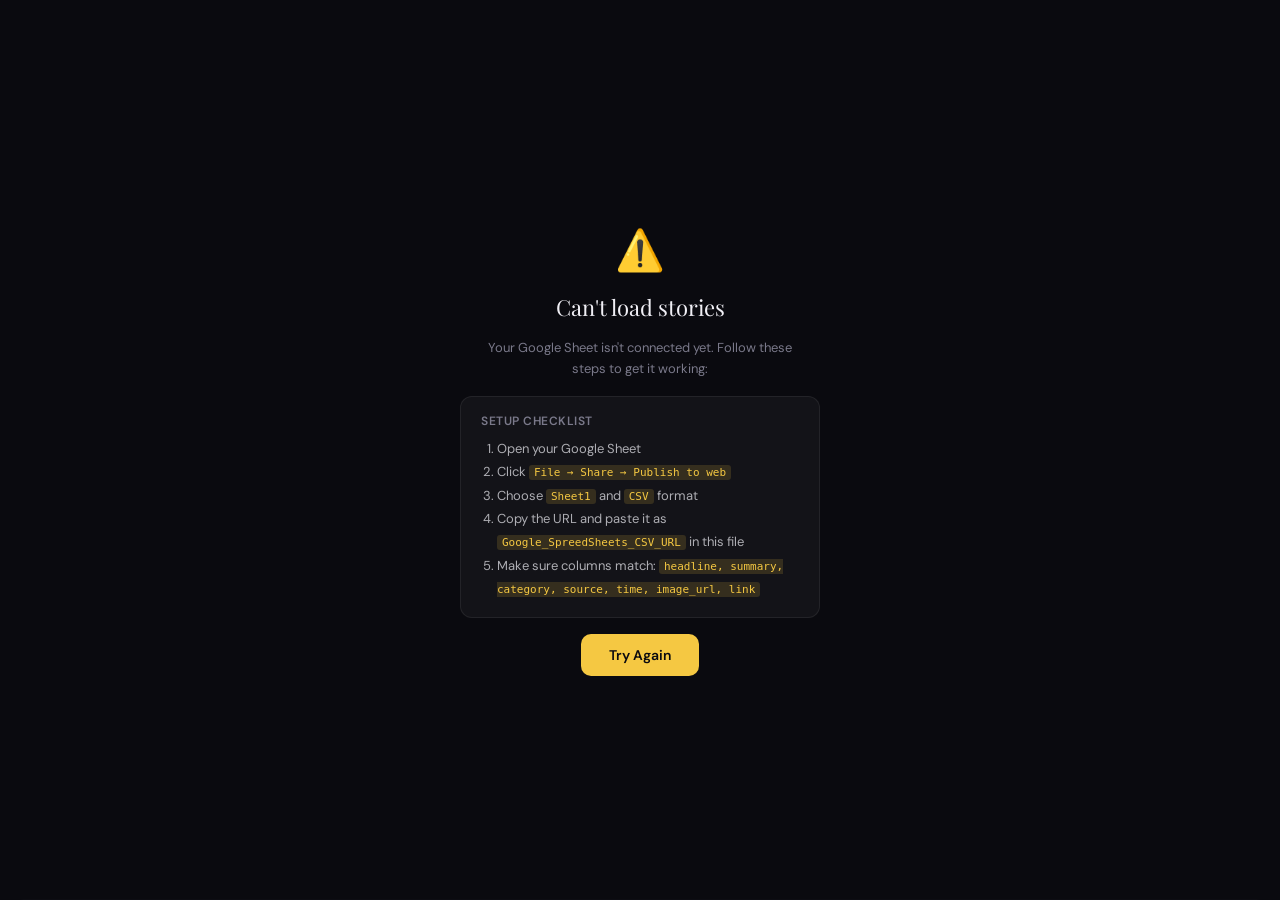
<file: sumantv_news_app.html>
<!DOCTYPE html>
<html lang="en">

<head>
  <meta charset="UTF-8">
  <meta name="viewport" content="width=device-width, initial-scale=1.0, maximum-scale=1.0, user-scalable=no">
  <title>ShortNews — Live</title>
  <link
    href="https://fonts.googleapis.com/css2?family=Playfair+Display:wght@700;900&family=DM+Sans:wght@300;400;500;600&display=swap"
    rel="stylesheet">
  <style>
    *,
    *::before,
    *::after {
      box-sizing: border-box;
      margin: 0;
      padding: 0;
    }

    :root {
      --bg: #0a0a0f;
      --accent: #f5c842;
      --text: #f0eff5;
      --muted: #7a798a;
      --border: rgba(255, 255, 255, 0.07);
    }

    html,
    body {
      height: 100%;
      width: 100%;
      overflow: hidden;
      background: var(--bg);
      font-family: 'DM Sans', sans-serif;
      color: var(--text);
      touch-action: none;
    }

    /* ── TOP BAR ── */
    .topbar {
      position: fixed;
      top: 0;
      left: 0;
      right: 0;
      z-index: 100;
      display: flex;
      align-items: center;
      justify-content: space-between;
      padding: 14px 20px;
      background: linear-gradient(to bottom, rgba(10, 10, 15, 0.97) 70%, transparent);
    }

    .logo {
      font-family: 'Playfair Display', serif;
      font-size: 20px;
      font-weight: 900;
      letter-spacing: -0.5px;
      color: var(--accent);
    }

    .logo span {
      color: var(--text);
    }

    .topbar-right {
      display: flex;
      gap: 10px;
      align-items: center;
    }

    .cat-pill {
      font-size: 11px;
      font-weight: 600;
      letter-spacing: 0.8px;
      padding: 4px 10px;
      border-radius: 20px;
      background: rgba(245, 200, 66, 0.12);
      color: var(--accent);
      border: 1px solid rgba(245, 200, 66, 0.25);
      text-transform: uppercase;
      transition: all 0.3s;
    }

    .refresh-btn {
      background: rgba(255, 255, 255, 0.06);
      border: 1px solid var(--border);
      color: var(--muted);
      cursor: pointer;
      border-radius: 8px;
      padding: 5px 10px;
      font-size: 12px;
      font-family: 'DM Sans', sans-serif;
      display: flex;
      align-items: center;
      gap: 5px;
      transition: all 0.2s;
    }

    .refresh-btn:hover {
      background: rgba(255, 255, 255, 0.1);
      color: var(--text);
    }

    .refresh-btn svg {
      width: 13px;
      height: 13px;
    }

    .refresh-btn.spinning svg {
      animation: spin 0.8s linear infinite;
    }

    @keyframes spin {
      to {
        transform: rotate(360deg);
      }
    }

    /* ── LOADING SCREEN ── */
    .loading-screen {
      position: fixed;
      inset: 0;
      z-index: 200;
      background: var(--bg);
      display: flex;
      flex-direction: column;
      align-items: center;
      justify-content: center;
      gap: 20px;
      transition: opacity 0.5s, visibility 0.5s;
    }

    .loading-screen.hidden {
      opacity: 0;
      visibility: hidden;
    }

    .loader-logo {
      font-family: 'Playfair Display', serif;
      font-size: 32px;
      font-weight: 900;
      color: var(--accent);
    }

    .loader-logo span {
      color: var(--text);
    }

    .loader-bar {
      width: 160px;
      height: 2px;
      background: rgba(255, 255, 255, 0.08);
      border-radius: 2px;
      overflow: hidden;
    }

    .loader-bar-fill {
      height: 100%;
      width: 0%;
      background: var(--accent);
      border-radius: 2px;
      transition: width 0.4s ease;
    }

    .loader-text {
      font-size: 12px;
      color: var(--muted);
      letter-spacing: 0.5px;
    }

    /* ── ERROR SCREEN ── */
    .error-screen {
      position: fixed;
      inset: 0;
      z-index: 200;
      background: var(--bg);
      display: none;
      flex-direction: column;
      align-items: center;
      justify-content: center;
      gap: 16px;
      padding: 32px;
      text-align: center;
    }

    .error-screen.show {
      display: flex;
    }

    .error-icon {
      font-size: 40px;
    }

    .error-title {
      font-family: 'Playfair Display', serif;
      font-size: 22px;
      color: var(--text);
    }

    .error-msg {
      font-size: 13px;
      color: var(--muted);
      line-height: 1.6;
      max-width: 320px;
    }

    .error-steps {
      background: rgba(255, 255, 255, 0.04);
      border: 1px solid var(--border);
      border-radius: 12px;
      padding: 16px 20px;
      text-align: left;
      width: 100%;
      max-width: 360px;
    }

    .error-steps p {
      font-size: 12px;
      color: var(--muted);
      margin-bottom: 8px;
      font-weight: 600;
      text-transform: uppercase;
      letter-spacing: 0.5px;
    }

    .error-steps ol {
      padding-left: 16px;
    }

    .error-steps li {
      font-size: 13px;
      color: rgba(240, 239, 245, 0.7);
      line-height: 1.8;
    }

    .error-steps code {
      background: rgba(245, 200, 66, 0.15);
      color: var(--accent);
      padding: 1px 5px;
      border-radius: 3px;
      font-size: 11px;
    }

    .retry-btn {
      background: var(--accent);
      color: #0a0a0f;
      border: none;
      border-radius: 10px;
      padding: 12px 28px;
      font-family: 'DM Sans', sans-serif;
      font-size: 14px;
      font-weight: 600;
      cursor: pointer;
      transition: all 0.2s;
    }

    .retry-btn:hover {
      transform: scale(1.03);
    }

    /* ── CONFIG BANNER ── */
    .config-banner {
      position: fixed;
      top: 56px;
      left: 0;
      right: 0;
      z-index: 90;
      background: rgba(245, 200, 66, 0.12);
      border-bottom: 1px solid rgba(245, 200, 66, 0.2);
      padding: 8px 20px;
      display: none;
      align-items: center;
      gap: 8px;
      font-size: 12px;
      color: var(--accent);
    }

    .config-banner.show {
      display: flex;
    }

    .config-banner a {
      color: var(--accent);
      font-weight: 600;
    }

    /* ── PROGRESS DOTS ── */
    .progress-dots {
      position: fixed;
      right: 12px;
      top: 50%;
      transform: translateY(-50%);
      z-index: 100;
      display: flex;
      flex-direction: column;
      gap: 6px;
      pointer-events: none;
    }

    .dot-item {
      width: 5px;
      border-radius: 3px;
      background: rgba(255, 255, 255, 0.2);
      transition: all 0.3s cubic-bezier(0.34, 1.56, 0.64, 1);
    }

    .dot-item.active {
      background: var(--accent);
      height: 18px !important;
    }

    /* ── CARD STACK ── */
    .stack {
      position: fixed;
      inset: 0;
      overflow-y: scroll;
      scroll-snap-type: y mandatory;
      -webkit-overflow-scrolling: touch;
      scrollbar-width: none;
    }

    .stack::-webkit-scrollbar {
      display: none;
    }

    /* ── SINGLE CARD ── */
    .card {
      height: 100vh;
      width: 100%;
      scroll-snap-align: start;
      scroll-snap-stop: always;
      position: relative;
      display: flex;
      flex-direction: column;
    }

    .card-image {
      position: absolute;
      inset: 0;
      background-size: cover;
      background-position: center;
      background-color: #1a1a24;
      transition: transform 6s ease;
    }

    .card:hover .card-image {
      transform: scale(1.03);
    }

    .card::after {
      content: '';
      position: absolute;
      inset: 0;
      background: linear-gradient(to bottom,
          rgba(10, 10, 15, 0.08) 0%,
          rgba(10, 10, 15, 0.2) 30%,
          rgba(10, 10, 15, 0.78) 55%,
          rgba(10, 10, 15, 0.97) 100%);
      pointer-events: none;
    }

    .card-content {
      position: relative;
      z-index: 2;
      margin-top: auto;
      padding: 0 20px 24px;
    }

    .card-meta {
      display: flex;
      align-items: center;
      gap: 8px;
      flex-wrap: wrap;
      margin-bottom: 10px;
    }

    .badge {
      font-size: 10px;
      font-weight: 700;
      letter-spacing: 1px;
      text-transform: uppercase;
      padding: 3px 9px;
      border-radius: 4px;
    }

    .badge-health {
      background: #1aff9c22;
      color: #1aff9c;
      border: 1px solid #1aff9c44;
    }

    .badge-technology,
    .badge-tech {
      background: #38b6ff22;
      color: #38b6ff;
      border: 1px solid #38b6ff44;
    }

    .badge-finance {
      background: #f5c84222;
      color: var(--accent);
      border: 1px solid #f5c84244;
    }

    .badge-sports {
      background: #ff6b4722;
      color: #ff6b47;
      border: 1px solid #ff6b4744;
    }

    .badge-world {
      background: #c084fc22;
      color: #c084fc;
      border: 1px solid #c084fc44;
    }

    .badge-default {
      background: rgba(255, 255, 255, 0.08);
      color: rgba(255, 255, 255, 0.6);
      border: 1px solid rgba(255, 255, 255, 0.15);
    }

    .source-name {
      font-size: 11px;
      color: var(--muted);
      font-weight: 500;
    }

    .dot-sep {
      color: var(--muted);
      font-size: 10px;
    }

    .time-ago {
      font-size: 11px;
      color: var(--muted);
    }

    .card-headline {
      font-family: 'Playfair Display', serif;
      font-size: clamp(18px, 5vw, 24px);
      font-weight: 700;
      line-height: 1.3;
      margin-bottom: 10px;
      color: #fff;
    }

    .card-summary {
      font-size: clamp(13px, 3.5vw, 15px);
      line-height: 1.65;
      color: rgba(240, 239, 245, 0.78);
      font-weight: 300;
      margin-bottom: 14px;
    }

    .read-more {
      font-size: 12px;
      color: var(--accent);
      font-weight: 600;
      letter-spacing: 0.3px;
      cursor: pointer;
      display: inline-flex;
      align-items: center;
      gap: 4px;
      text-decoration: none;
      margin-bottom: 14px;
      display: block;
    }

    .actions {
      display: flex;
      align-items: center;
      border-top: 1px solid var(--border);
      padding-top: 14px;
    }

    .action-btn {
      display: flex;
      align-items: center;
      gap: 6px;
      background: none;
      border: none;
      cursor: pointer;
      color: var(--muted);
      font-family: 'DM Sans', sans-serif;
      font-size: 13px;
      font-weight: 500;
      padding: 6px 14px;
      border-radius: 8px;
      transition: all 0.18s;
      flex: 1;
      justify-content: center;
    }

    .action-btn:hover,
    .action-btn:active {
      background: rgba(255, 255, 255, 0.06);
    }

    .action-btn svg {
      width: 18px;
      height: 18px;
      flex-shrink: 0;
    }

    .action-btn.liked svg {
      stroke: #ff6b6b;
    }

    .action-btn.liked {
      color: #ff6b6b;
    }

    .action-btn.bookmarked {
      color: var(--accent);
    }

    .action-btn.bookmarked svg {
      stroke: var(--accent);
    }

    .action-divider {
      width: 1px;
      height: 20px;
      background: var(--border);
      flex-shrink: 0;
    }

    /* swipe hint */
    .swipe-hint {
      position: fixed;
      bottom: 30px;
      left: 50%;
      transform: translateX(-50%);
      z-index: 100;
      display: flex;
      flex-direction: column;
      align-items: center;
      gap: 6px;
      animation: fadeHint 3.5s ease forwards;
      pointer-events: none;
    }

    @keyframes fadeHint {
      0% {
        opacity: 0;
        transform: translateX(-50%) translateY(10px)
      }

      15% {
        opacity: 1;
        transform: translateX(-50%) translateY(0)
      }

      80% {
        opacity: 1
      }

      100% {
        opacity: 0
      }
    }

    .swipe-hint span {
      font-size: 11px;
      color: rgba(255, 255, 255, 0.45);
      letter-spacing: 1px;
      text-transform: uppercase;
    }

    .chevrons {
      display: flex;
      flex-direction: column;
      align-items: center;
      gap: 2px;
    }

    .chev {
      width: 14px;
      height: 14px;
      border-right: 2px solid rgba(255, 255, 255, 0.3);
      border-bottom: 2px solid rgba(255, 255, 255, 0.3);
      transform: rotate(45deg);
      animation: bounce 1.2s infinite;
    }

    .chev:nth-child(2) {
      animation-delay: 0.15s;
      margin-top: -7px;
    }

    @keyframes bounce {

      0%,
      100% {
        opacity: 0.3;
        transform: rotate(45deg) translateY(-3px)
      }

      50% {
        opacity: 1;
        transform: rotate(45deg) translateY(3px)
      }
    }

    /* live indicator */
    .live-dot {
      width: 7px;
      height: 7px;
      border-radius: 50%;
      background: #1aff9c;
      animation: pulse 2s infinite;
      display: inline-block;
    }

    @keyframes pulse {

      0%,
      100% {
        opacity: 1;
        transform: scale(1)
      }

      50% {
        opacity: 0.5;
        transform: scale(1.4)
      }
    }

    .live-label {
      font-size: 11px;
      color: #1aff9c;
      font-weight: 600;
      letter-spacing: 0.5px;
      display: flex;
      align-items: center;
      gap: 5px;
    }

    /* card count */
    .card-counter {
      font-size: 11px;
      color: var(--muted);
      position: fixed;
      bottom: 16px;
      right: 16px;
      z-index: 100;
      background: rgba(10, 10, 15, 0.6);
      padding: 4px 10px;
      border-radius: 20px;
      border: 1px solid var(--border);
      font-weight: 500;
      letter-spacing: 0.3px;
    }

    /* ── SHARE SHEET ── */
    .share-overlay {
      position: fixed;
      inset: 0;
      z-index: 300;
      background: rgba(0, 0, 0, 0.6);
      backdrop-filter: blur(4px);
      opacity: 0;
      pointer-events: none;
      transition: opacity 0.3s;
    }

    .share-overlay.show {
      opacity: 1;
      pointer-events: all;
    }

    .share-sheet {
      position: fixed;
      bottom: 0;
      left: 0;
      right: 0;
      z-index: 301;
      background: #16161f;
      border-radius: 20px 20px 0 0;
      border-top: 1px solid rgba(255, 255, 255, 0.08);
      padding: 0 0 env(safe-area-inset-bottom, 12px);
      transform: translateY(100%);
      transition: transform 0.4s cubic-bezier(0.32, 0.72, 0, 1);
      max-height: 92vh;
      overflow-y: auto;
    }

    .share-sheet.show {
      transform: translateY(0);
    }

    .share-handle {
      width: 36px;
      height: 4px;
      border-radius: 2px;
      background: rgba(255, 255, 255, 0.15);
      margin: 12px auto 0;
    }

    .share-header {
      display: flex;
      align-items: center;
      justify-content: space-between;
      padding: 14px 20px 10px;
      border-bottom: 1px solid rgba(255, 255, 255, 0.06);
    }

    .share-title {
      font-size: 15px;
      font-weight: 600;
      color: var(--text);
    }

    .share-close {
      background: rgba(255, 255, 255, 0.07);
      border: none;
      cursor: pointer;
      color: var(--muted);
      border-radius: 50%;
      width: 30px;
      height: 30px;
      display: flex;
      align-items: center;
      justify-content: center;
      transition: all 0.2s;
    }

    .share-close:hover {
      background: rgba(255, 255, 255, 0.13);
      color: var(--text);
    }

    /* Canvas preview */
    .share-preview-wrap {
      position: relative;
      margin: 16px 20px 12px;
      border-radius: 12px;
      overflow: hidden;
      box-shadow: 0 8px 32px rgba(0, 0, 0, 0.5);
      background: #0a0a0f;
      min-height: 100px;
    }

    #shareCanvas {
      display: block;
      width: 100%;
      height: auto;
      border-radius: 12px;
    }

    .share-generating {
      position: absolute;
      inset: 0;
      display: flex;
      flex-direction: column;
      align-items: center;
      justify-content: center;
      gap: 10px;
      background: rgba(10, 10, 15, 0.85);
      color: var(--muted);
      font-size: 13px;
      border-radius: 12px;
    }

    .share-generating.hidden {
      display: none;
    }

    .gen-spinner {
      width: 24px;
      height: 24px;
      border-radius: 50%;
      border: 2px solid rgba(255, 255, 255, 0.1);
      border-top-color: var(--accent);
      animation: spin 0.8s linear infinite;
    }

    /* Platform grid */
    .share-platforms {
      display: grid;
      grid-template-columns: repeat(3, 1fr);
      gap: 10px;
      padding: 4px 20px 20px;
    }

    .platform-btn {
      display: flex;
      flex-direction: column;
      align-items: center;
      gap: 7px;
      background: rgba(255, 255, 255, 0.05);
      border: 1px solid rgba(255, 255, 255, 0.08);
      border-radius: 14px;
      padding: 14px 8px;
      cursor: pointer;
      font-family: 'DM Sans', sans-serif;
      font-size: 12px;
      font-weight: 500;
      color: var(--muted);
      transition: all 0.2s;
    }

    .platform-btn:hover,
    .platform-btn:active {
      background: rgba(255, 255, 255, 0.09);
      color: var(--text);
      transform: scale(0.97);
    }

    .platform-btn.whatsapp {
      color: #25d366;
    }

    .platform-btn.twitter {
      color: #e7e7e7;
    }

    .platform-btn.telegram {
      color: #29a9eb;
    }

    .platform-btn.instagram {
      color: #e1306c;
    }

    .platform-btn.download {
      color: var(--accent);
    }

    .platform-btn.copylink {
      color: #a78bfa;
    }

    .toast {
      position: fixed;
      bottom: 100px;
      left: 50%;
      transform: translateX(-50%) translateY(10px);
      z-index: 400;
      background: rgba(30, 30, 40, 0.95);
      border: 1px solid rgba(255, 255, 255, 0.1);
      color: var(--text);
      font-size: 13px;
      font-weight: 500;
      padding: 10px 20px;
      border-radius: 24px;
      opacity: 0;
      transition: all 0.3s;
      pointer-events: none;
      white-space: nowrap;
    }

    .toast.show {
      opacity: 1;
      transform: translateX(-50%) translateY(0);
    }

    /* ── DEAL CARD ── */
    .card.deal-card::after {
      background: linear-gradient(to bottom,
          rgba(10, 10, 15, 0.15) 0%,
          rgba(10, 10, 15, 0.4) 35%,
          rgba(10, 10, 15, 0.92) 65%,
          rgba(10, 10, 15, 0.99) 100%);
    }

    .deal-badge-row {
      display: flex;
      align-items: center;
      gap: 8px;
      margin-bottom: 10px;
    }

    .deal-label {
      font-size: 10px;
      font-weight: 800;
      letter-spacing: 1.5px;
      text-transform: uppercase;
      padding: 4px 10px;
      border-radius: 4px;
      background: linear-gradient(135deg, #ff3c6f, #e8006b);
      color: #fff;
      display: flex;
      align-items: center;
      gap: 5px;
    }

    .deal-label::before {
      content: '⚡';
      font-size: 11px;
    }

    .deal-expires {
      font-size: 11px;
      color: #ff9f43;
      font-weight: 600;
    }

    /* Anchor strip */
    .anchor-strip {
      display: flex;
      align-items: center;
      gap: 10px;
      background: rgba(255, 255, 255, 0.06);
      border: 1px solid rgba(255, 255, 255, 0.1);
      border-radius: 12px;
      padding: 10px 14px;
      margin-bottom: 12px;
    }

    .anchor-avatar {
      width: 44px;
      height: 44px;
      border-radius: 50%;
      object-fit: cover;
      border: 2px solid #e8006b;
      flex-shrink: 0;
      background: #1a1a2e;
      display: flex;
      align-items: center;
      justify-content: center;
      font-size: 18px;
    }

    .anchor-avatar img {
      width: 100%;
      height: 100%;
      border-radius: 50%;
      object-fit: cover;
    }

    .anchor-info {
      flex: 1;
    }

    .anchor-name {
      font-size: 13px;
      font-weight: 700;
      color: #fff;
    }

    .anchor-quote {
      font-size: 12px;
      color: rgba(240, 239, 245, 0.65);
      line-height: 1.4;
      font-style: italic;
    }

    /* Deal price block */
    .deal-price-row {
      display: flex;
      align-items: flex-end;
      gap: 10px;
      margin-bottom: 12px;
      flex-wrap: wrap;
    }

    .deal-price {
      font-family: 'Playfair Display', serif;
      font-size: clamp(28px, 8vw, 38px);
      font-weight: 900;
      color: #fff;
      line-height: 1;
    }

    .deal-original {
      font-size: 16px;
      color: var(--muted);
      text-decoration: line-through;
      padding-bottom: 4px;
    }

    .deal-saving {
      font-size: 13px;
      font-weight: 700;
      background: rgba(30, 255, 100, 0.12);
      color: #1aff9c;
      border: 1px solid rgba(30, 255, 100, 0.25);
      padding: 3px 10px;
      border-radius: 20px;
      padding-bottom: 4px;
    }

    /* Interest counter */
    .interest-row {
      display: flex;
      align-items: center;
      gap: 10px;
      margin-bottom: 16px;
    }

    .interest-bar-wrap {
      flex: 1;
      height: 5px;
      background: rgba(255, 255, 255, 0.1);
      border-radius: 3px;
      overflow: hidden;
    }

    .interest-bar-fill {
      height: 100%;
      border-radius: 3px;
      background: linear-gradient(90deg, #ff3c6f, #ff9f43);
      transition: width 1s cubic-bezier(0.22, 1, 0.36, 1);
    }

    .interest-count {
      font-size: 12px;
      font-weight: 700;
      color: #ff9f43;
      white-space: nowrap;
    }

    /* CTA button */
    .deal-cta {
      width: 100%;
      padding: 16px;
      background: linear-gradient(135deg, #e8006b, #ff3c6f);
      border: none;
      border-radius: 14px;
      font-family: 'DM Sans', sans-serif;
      font-size: 16px;
      font-weight: 700;
      color: #fff;
      cursor: pointer;
      letter-spacing: 0.3px;
      transition: all 0.2s;
      display: flex;
      align-items: center;
      justify-content: center;
      gap: 8px;
      box-shadow: 0 8px 24px rgba(232, 0, 107, 0.35);
    }

    .deal-cta:active {
      transform: scale(0.98);
    }

    .deal-cta.registered {
      background: linear-gradient(135deg, #1aff9c22, #0aaa6622);
      border: 1px solid #1aff9c44;
      color: #1aff9c;
      box-shadow: none;
    }

    .deal-cta svg {
      width: 18px;
      height: 18px;
    }

    /* ── INTEREST MODAL ── */
    .interest-overlay {
      position: fixed;
      inset: 0;
      z-index: 500;
      background: rgba(0, 0, 0, 0.7);
      backdrop-filter: blur(6px);
      opacity: 0;
      pointer-events: none;
      transition: opacity 0.3s;
    }

    .interest-overlay.show {
      opacity: 1;
      pointer-events: all;
    }

    .interest-modal {
      position: fixed;
      bottom: 0;
      left: 0;
      right: 0;
      z-index: 501;
      background: #16161f;
      border-radius: 24px 24px 0 0;
      border-top: 1px solid rgba(255, 255, 255, 0.08);
      padding: 0 24px 32px;
      transform: translateY(100%);
      transition: transform 0.4s cubic-bezier(0.32, 0.72, 0, 1);
    }

    .interest-modal.show {
      transform: translateY(0);
    }

    .modal-handle {
      width: 36px;
      height: 4px;
      border-radius: 2px;
      background: rgba(255, 255, 255, 0.15);
      margin: 14px auto 20px;
    }

    .modal-deal-title {
      font-family: 'Playfair Display', serif;
      font-size: 18px;
      font-weight: 700;
      color: #fff;
      margin-bottom: 4px;
      line-height: 1.3;
    }

    .modal-deal-price {
      font-size: 22px;
      font-weight: 900;
      color: #ff3c6f;
      margin-bottom: 20px;
    }

    .input-group {
      margin-bottom: 14px;
    }

    .input-label {
      font-size: 11px;
      font-weight: 700;
      letter-spacing: 0.8px;
      text-transform: uppercase;
      color: var(--muted);
      margin-bottom: 6px;
      display: block;
    }

    .input-field {
      width: 100%;
      padding: 14px 16px;
      background: rgba(255, 255, 255, 0.06);
      border: 1px solid rgba(255, 255, 255, 0.12);
      border-radius: 12px;
      font-family: 'DM Sans', sans-serif;
      font-size: 15px;
      color: var(--text);
      outline: none;
      transition: border 0.2s;
    }

    .input-field:focus {
      border-color: #e8006b;
    }

    .input-field::placeholder {
      color: var(--muted);
    }

    .modal-cta {
      width: 100%;
      padding: 16px;
      background: linear-gradient(135deg, #e8006b, #ff3c6f);
      border: none;
      border-radius: 14px;
      font-family: 'DM Sans', sans-serif;
      font-size: 16px;
      font-weight: 700;
      color: #fff;
      cursor: pointer;
      margin-top: 6px;
      box-shadow: 0 8px 24px rgba(232, 0, 107, 0.35);
      transition: all 0.2s;
    }

    .modal-cta:active {
      transform: scale(0.98);
    }

    .modal-note {
      font-size: 11px;
      color: var(--muted);
      text-align: center;
      margin-top: 12px;
      line-height: 1.6;
    }
  </style>
</head>

<body>

  <!-- LOADING SCREEN -->
  <div class="loading-screen" id="loadingScreen">
    <div class="loader-logo">Short<span>News</span></div>
    <div class="loader-bar">
      <div class="loader-bar-fill" id="loaderFill"></div>
    </div>
    <div class="loader-text" id="loaderText">Connecting to Google Sheets…</div>
  </div>

  <!-- ERROR SCREEN -->
  <div class="error-screen" id="errorScreen">
    <div class="error-icon">⚠️</div>
    <div class="error-title">Can't load stories</div>
    <div class="error-msg">Your Google Sheet isn't connected yet. Follow these steps to get it working:</div>
    <div class="error-steps">
      <p>Setup checklist</p>
      <ol>
        <li>Open your Google Sheet</li>
        <li>Click <code>File → Share → Publish to web</code></li>
        <li>Choose <code>Sheet1</code> and <code>CSV</code> format</li>
        <li>Copy the URL and paste it as <code>Google_SpreedSheets_CSV_URL</code> in this file</li>
        <li>Make sure columns match: <code>headline, summary, category, source, time, image_url, link</code></li>
      </ol>
    </div>
    <button class="retry-btn" onclick="loadStories()">Try Again</button>
  </div>

  <!-- CONFIG BANNER (shown when using demo data) -->
  <div class="config-banner" id="configBanner">
    ⚡ Running with demo data — <a href="#" onclick="showSetupGuide()">Connect your Google Sheet</a> to go live
  </div>

  <!-- TOP BAR -->
  <div class="topbar">
    <div class="logo">Short<span>News</span></div>
    <div class="topbar-right">
      <div class="live-label"><span class="live-dot"></span> LIVE</div>
      <div class="cat-pill" id="activeCat">Loading…</div>
      <button class="refresh-btn" id="refreshBtn" onclick="refreshStories()">
        <svg viewBox="0 0 24 24" fill="none" stroke="currentColor" stroke-width="2.5">
          <polyline points="23 4 23 10 17 10" />
          <path d="M20.49 15a9 9 0 1 1-2.12-9.36L23 10" />
        </svg>
        Refresh
      </button>
    </div>
  </div>

  <!-- PROGRESS DOTS -->
  <div class="progress-dots" id="progressDots"></div>

  <!-- SWIPE HINT -->
  <div class="swipe-hint">
    <div class="chevrons">
      <div class="chev"></div>
      <div class="chev"></div>
    </div>
    <span>Swipe up</span>
  </div>

  <!-- CARD COUNTER -->
  <div class="card-counter" id="cardCounter">1 / ?</div>

  <!-- CARD STACK -->
  <div class="stack" id="stack"></div>

  <!-- ── SHARE SHEET MODAL ── -->
  <div class="share-overlay" id="shareOverlay" onclick="closeShareSheet()"></div>
  <div class="share-sheet" id="shareSheet">
    <div class="share-handle"></div>
    <div class="share-header">
      <span class="share-title">Share Story</span>
      <button class="share-close" onclick="closeShareSheet()">
        <svg viewBox="0 0 24 24" fill="none" stroke="currentColor" stroke-width="2.5" width="18" height="18">
          <line x1="18" y1="6" x2="6" y2="18" />
          <line x1="6" y1="6" x2="18" y2="18" />
        </svg>
      </button>
    </div>
    <div class="share-preview-wrap">
      <canvas id="shareCanvas"></canvas>
      <div class="share-generating" id="shareGenerating">
        <div class="gen-spinner"></div>
        <span>Generating image…</span>
      </div>
    </div>
    <div class="share-platforms">
      <button class="platform-btn whatsapp" onclick="shareToPlatform('whatsapp')">
        <svg viewBox="0 0 24 24" width="22" height="22" fill="currentColor">
          <path
            d="M17.472 14.382c-.297-.149-1.758-.867-2.03-.967-.273-.099-.471-.148-.67.15-.197.297-.767.966-.94 1.164-.173.199-.347.223-.644.075-.297-.15-1.255-.463-2.39-1.475-.883-.788-1.48-1.761-1.653-2.059-.173-.297-.018-.458.13-.606.134-.133.298-.347.446-.52.149-.174.198-.298.298-.497.099-.198.05-.371-.025-.52-.075-.149-.669-1.612-.916-2.207-.242-.579-.487-.5-.669-.51-.173-.008-.371-.01-.57-.01-.198 0-.52.074-.792.372-.272.297-1.04 1.016-1.04 2.479 0 1.462 1.065 2.875 1.213 3.074.149.198 2.096 3.2 5.077 4.487.709.306 1.262.489 1.694.625.712.227 1.36.195 1.871.118.571-.085 1.758-.719 2.006-1.413.248-.694.248-1.289.173-1.413-.074-.124-.272-.198-.57-.347m-5.421 7.403h-.004a9.87 9.87 0 01-5.031-1.378l-.361-.214-3.741.982.998-3.648-.235-.374a9.86 9.86 0 01-1.51-5.26c.001-5.45 4.436-9.884 9.888-9.884 2.64 0 5.122 1.03 6.988 2.898a9.825 9.825 0 012.893 6.994c-.003 5.45-4.437 9.884-9.885 9.884m8.413-18.297A11.815 11.815 0 0012.05 0C5.495 0 .16 5.335.157 11.892c0 2.096.547 4.142 1.588 5.945L.057 24l6.305-1.654a11.882 11.882 0 005.683 1.448h.005c6.554 0 11.89-5.335 11.893-11.893a11.821 11.821 0 00-3.48-8.413z" />
        </svg>
        WhatsApp
      </button>
      <button class="platform-btn twitter" onclick="shareToPlatform('twitter')">
        <svg viewBox="0 0 24 24" width="22" height="22" fill="currentColor">
          <path
            d="M18.244 2.25h3.308l-7.227 8.26 8.502 11.24H16.17l-4.714-6.231-5.401 6.231H2.744l7.737-8.835L1.254 2.25H8.08l4.253 5.622 5.91-5.622zm-1.161 17.52h1.833L7.084 4.126H5.117z" />
        </svg>
        X / Twitter
      </button>
      <button class="platform-btn telegram" onclick="shareToPlatform('telegram')">
        <svg viewBox="0 0 24 24" width="22" height="22" fill="currentColor">
          <path
            d="M11.944 0A12 12 0 0 0 0 12a12 12 0 0 0 12 12 12 12 0 0 0 12-12A12 12 0 0 0 12 0a12 12 0 0 0-.056 0zm4.962 7.224c.1-.002.321.023.465.14a.506.506 0 0 1 .171.325c.016.093.036.306.02.472-.18 1.898-.962 6.502-1.36 8.627-.168.9-.499 1.201-.82 1.23-.696.065-1.225-.46-1.9-.902-1.056-.693-1.653-1.124-2.678-1.8-1.185-.78-.417-1.21.258-1.91.177-.184 3.247-2.977 3.307-3.23.007-.032.014-.15-.056-.212s-.174-.041-.249-.024c-.106.024-1.793 1.14-5.061 3.345-.48.33-.913.49-1.302.48-.428-.008-1.252-.241-1.865-.44-.752-.245-1.349-.374-1.297-.789.027-.216.325-.437.893-.663 3.498-1.524 5.83-2.529 6.998-3.014 3.332-1.386 4.025-1.627 4.476-1.635z" />
        </svg>
        Telegram
      </button>
      <button class="platform-btn instagram" onclick="shareToPlatform('instagram')">
        <svg viewBox="0 0 24 24" width="22" height="22" fill="currentColor">
          <path
            d="M12 2.163c3.204 0 3.584.012 4.85.07 3.252.148 4.771 1.691 4.919 4.919.058 1.265.069 1.645.069 4.849 0 3.205-.012 3.584-.069 4.849-.149 3.225-1.664 4.771-4.919 4.919-1.266.058-1.644.07-4.85.07-3.204 0-3.584-.012-4.849-.07-3.26-.149-4.771-1.699-4.919-4.92-.058-1.265-.07-1.644-.07-4.849 0-3.204.013-3.583.07-4.849.149-3.227 1.664-4.771 4.919-4.919 1.266-.057 1.645-.069 4.849-.069zm0-2.163c-3.259 0-3.667.014-4.947.072-4.358.2-6.78 2.618-6.98 6.98-.059 1.281-.073 1.689-.073 4.948 0 3.259.014 3.668.072 4.948.2 4.358 2.618 6.78 6.98 6.98 1.281.058 1.689.072 4.948.072 3.259 0 3.668-.014 4.948-.072 4.354-.2 6.782-2.618 6.979-6.98.059-1.28.073-1.689.073-4.948 0-3.259-.014-3.667-.072-4.947-.196-4.354-2.617-6.78-6.979-6.98-1.281-.059-1.69-.073-4.949-.073zm0 5.838c-3.403 0-6.162 2.759-6.162 6.162s2.759 6.163 6.162 6.163 6.162-2.759 6.162-6.163c0-3.403-2.759-6.162-6.162-6.162zm0 10.162c-2.209 0-4-1.79-4-4 0-2.209 1.791-4 4-4s4 1.791 4 4c0 2.21-1.791 4-4 4zm6.406-11.845c-.796 0-1.441.645-1.441 1.44s.645 1.44 1.441 1.44c.795 0 1.439-.645 1.439-1.44s-.644-1.44-1.439-1.44z" />
        </svg>
        Instagram
      </button>
      <button class="platform-btn download" onclick="downloadImage()">
        <svg viewBox="0 0 24 24" width="22" height="22" fill="none" stroke="currentColor" stroke-width="2">
          <path d="M21 15v4a2 2 0 0 1-2 2H5a2 2 0 0 1-2-2v-4" />
          <polyline points="7 10 12 15 17 10" />
          <line x1="12" y1="15" x2="12" y2="3" />
        </svg>
        Download
      </button>
      <button class="platform-btn copylink" onclick="copyLink()">
        <svg viewBox="0 0 24 24" width="22" height="22" fill="none" stroke="currentColor" stroke-width="2">
          <path d="M10 13a5 5 0 0 0 7.54.54l3-3a5 5 0 0 0-7.07-7.07l-1.72 1.71" />
          <path d="M14 11a5 5 0 0 0-7.54-.54l-3 3a5 5 0 0 0 7.07 7.07l1.71-1.71" />
        </svg>
        Copy Link
      </button>
    </div>
  </div>

  <!-- ── INTEREST REGISTRATION MODAL ── -->
  <div class="interest-overlay" id="interestOverlay" onclick="closeInterestModal()"></div>
  <div class="interest-modal" id="interestModal">
    <div class="modal-handle"></div>
    <div class="modal-deal-title" id="modalDealTitle">Deal Title</div>
    <div class="modal-deal-price" id="modalDealPrice">₹XX,XXX</div>
    <div class="input-group">
      <label class="input-label">Your Name</label>
      <input class="input-field" id="regName" type="text" placeholder="Enter your name" autocomplete="name">
    </div>
    <div class="input-group">
      <label class="input-label">WhatsApp Number</label>
      <input class="input-field" id="regPhone" type="tel" placeholder="+91 98765 43210" autocomplete="tel">
    </div>
    <div class="input-group">
      <label class="input-label">City</label>
      <input class="input-field" id="regCity" type="text" placeholder="Hyderabad, Vijayawada…"
        autocomplete="address-level2">
    </div>
    <button class="modal-cta" onclick="submitInterest()">
      ✅ Yes! I Want This Deal
    </button>
    <div class="modal-note">
      Our team will call you within 24 hours to confirm.<br>
      No payment now. Zero spam. 100% free to register.
    </div>
  </div>

  <script>
    // ═══════════════════════════════════════════════════════════
    //  ⚙️  CONFIG — Edit everything here, no other changes needed
    // ═══════════════════════════════════════════════════════════

    const CONFIG = {

      // ── BRANDING ──────────────────────────────────────────────

      // Option A: Text logo  →  set LOGO_IMAGE_URL to ""
      LOGO_TEXT_PART1: "Suman",       // colored part  (e.g. "Suman")
      LOGO_TEXT_PART2: "Health",      // white part     (e.g. "Health")

      // Option B: Image logo  →  paste a direct image URL here
      // Leave "" to use text logo above
      // Example: "https://yoursite.com/logo.png"  or a base64 data URI
      LOGO_IMAGE_URL: "",
      LOGO_IMAGE_HEIGHT: "28px",      // adjust logo image height

      // App title (browser tab)
      APP_TITLE: "SumanHealth — Live News",

      // Accent color (top bar pill, dots, highlights)
      ACCENT_COLOR: "#f5c842",        // yellow default | try "#1aff9c" green, "#ff6b47" orange

      // ── GOOGLE SHEETS ─────────────────────────────────────────

      // HOW TO GET YOUR URL:
      //  1. Google Sheets → File → Share → Publish to web
      //  2. Select: Sheet1 | CSV
      //  3. Click Publish → Copy the URL → paste below
      SHEET_CSV_URL: "https://docs.google.com/spreadsheets/d/e/2PACX-1vTHUaJ-hDpoKcfnmrarEsb_3JBvjBXxfu08FkV_DKbsTo6LAKakYpzWs9GU4MRbQky92cYl--vZXPNh/pub?gid=1288371797&single=true&output=csv",

      // Sheet 2 — Community Deals (same Sheets file, different tab)
      // In Publish to web → select "Deals" tab → CSV → copy URL
      DEALS_CSV_URL: "YOUR_DEALS_SHEET_CSV_URL_HERE",

      // After every N news cards, insert one deal card (0 = no deals)
      DEAL_FREQUENCY: 3,

      // Google Form URL to collect interest registrations
      // Create a Google Form with: Name, Phone, City, Deal ID fields
      // Paste the form's pre-filled URL base here
      INTEREST_FORM_URL: "YOUR_GOOGLE_FORM_URL_HERE",

    };
    // ─────────────────────────────────────────────────────────────

    // Apply branding immediately
    document.title = CONFIG.APP_TITLE;
    document.documentElement.style.setProperty('--accent', CONFIG.ACCENT_COLOR);

    function applyLogo(selector) {
      const el = document.querySelector(selector);
      if (!el) return;
      if (CONFIG.LOGO_IMAGE_URL) {
        el.innerHTML = `<img src="${CONFIG.LOGO_IMAGE_URL}" style="height:${CONFIG.LOGO_IMAGE_HEIGHT};vertical-align:middle;object-fit:contain;" alt="Logo">`;
      } else {
        el.innerHTML = `${CONFIG.LOGO_TEXT_PART1}<span>${CONFIG.LOGO_TEXT_PART2}</span>`;
      }
    }
    applyLogo('.logo');
    applyLogo('.loader-logo');

    // Alias for rest of the code
    const SHEET_CSV_URL = CONFIG.SHEET_CSV_URL;
    const DEALS_CSV_URL = CONFIG.DEALS_CSV_URL;

    // ── DEMO DEALS (shown when DEALS_CSV_URL not configured) ──
    const DEMO_DEALS = [
      {
        type: 'deal',
        deal_id: 'DEAL001',
        headline: 'Anchor Roshini Negotiated This For You',
        product: 'Royal Enfield Classic 350',
        brand: 'Royal Enfield',
        deal_price: '₹1,72,000',
        original_price: '₹1,89,500',
        saving: 'Save ₹17,500',
        summary: 'Exclusive community price only for Suman TV subscribers. 1,000 bikes reserved at this price. Once slots fill — it\'s gone.',
        anchor_name: 'Anchor Roshini',
        anchor_quote: '"I personally negotiated this price. Only for our community."',
        anchor_image: '',
        interest_count: 847,
        target_count: 1000,
        expires: 'Ends in 3 days',
        image_url: 'https://images.unsplash.com/photo-1558618666-fcd25c85cd64?w=800&q=80',
        category: 'Deal',
      },
      {
        type: 'deal',
        deal_id: 'DEAL002',
        headline: 'Community Deal — Exclusive Hospital Health Package',
        product: 'Full Body Checkup + Consultation',
        brand: 'Apollo Hospitals',
        deal_price: '₹1,999',
        original_price: '₹6,500',
        saving: 'Save ₹4,501',
        summary: 'Complete health checkup package including 60+ tests, doctor consultation, ECG and diet counselling. Exclusively negotiated for Suman TV community.',
        anchor_name: 'Dr. Ramesh Babu',
        anchor_quote: '"Health is wealth. This package is our gift to your family."',
        anchor_image: '',
        interest_count: 2341,
        target_count: 5000,
        expires: 'Valid this month',
        image_url: 'https://images.unsplash.com/photo-1551076805-e1869033e561?w=800&q=80',
        category: 'Deal',
      },
      {
        type: 'deal',
        deal_id: 'DEAL003',
        headline: 'Suman TV Community — College Admission Special',
        product: 'B.Tech Admission 2025 — Top 5 Colleges',
        brand: 'EduPartner Consultancy',
        deal_price: 'FREE Counselling',
        original_price: '₹5,000 fee waived',
        saving: '+ ₹10,000 Scholarship',
        summary: 'Register your interest for B.Tech / MBA admissions. Our education partner will help you get into top colleges with scholarship support. 500 seats across Hyderabad, Vijayawada, Vizag.',
        anchor_name: 'Education Desk',
        anchor_quote: '"Your child\'s future deserves the best guidance — free."',
        anchor_image: '',
        interest_count: 1203,
        target_count: 2000,
        expires: 'Admissions close May 30',
        image_url: 'https://images.unsplash.com/photo-1523050854058-8df90110c9f1?w=800&q=80',
        category: 'Deal',
      },
    ];

    // Expected Sheet columns (Row 1 = headers):
    // headline | summary | category | source | time | image_url | link
    // ─────────────────────────────────────────────────────────────────

    const BADGE_MAP = {
      health: 'badge-health', technology: 'badge-technology',
      tech: 'badge-tech', finance: 'badge-finance',
      sports: 'badge-sports', world: 'badge-world'
    };

    // Fallback demo data (used if sheet URL not configured)
    const DEMO_NEWS = [
      { headline: "New study links daily walking to 30% lower heart disease risk in adults over 40", summary: "Researchers at Harvard tracked 12,000 adults over 8 years and found those walking 7,000+ steps daily had significantly lower cardiovascular risk. The study suggests moderate activity, not intense exercise, is the key protective factor for long-term heart health.", category: "Health", source: "Health Today", time: "12 min ago", image_url: "https://images.unsplash.com/photo-1576091160550-2173dba999ef?w=800&q=80", link: "#" },
      { headline: "Google unveils next-gen AI chips that cut data center power consumption by half", summary: "Google's new TPU v6 processors promise 2x faster AI inference at 50% lower energy cost. The chips will power Gemini AI services globally by Q3, potentially reshaping economics of large-scale AI deployment.", category: "Technology", source: "TechCrunch", time: "38 min ago", image_url: "https://images.unsplash.com/photo-1677442135703-1787eea5ce01?w=800&q=80", link: "#" },
      { headline: "Sensex surges 900 points as FIIs pump ₹8,400 crore into Indian equities on Friday", summary: "Indian stock markets rallied sharply as strong FII inflows and positive global cues boosted sentiment. Banking and IT sectors led the gains. Analysts expect momentum to continue if US Fed signals a rate pause.", category: "Finance", source: "Economic Times", time: "1 hr ago", image_url: "https://images.unsplash.com/photo-1611974789855-9c2a0a7236a3?w=800&q=80", link: "#" },
      { headline: "India defeats Australia by 6 wickets in thrilling T20 series decider in Hyderabad", summary: "Suryakumar Yadav's blistering 89 off 47 balls guided India to victory at Rajiv Gandhi International Stadium. India won the 5-match series 3-2, with 55,000 fans witnessing a masterclass in modern T20 batting.", category: "Sports", source: "Cricbuzz", time: "2 hr ago", image_url: "https://images.unsplash.com/photo-1540747913346-19e32dc3e97e?w=800&q=80", link: "#" },
      { headline: "ICMR approves India's first oral insulin therapy for Type 2 diabetes management", summary: "The Indian Council of Medical Research greenlit an oral insulin formulation developed by Biocon and AIIMS Delhi. Phase 3 trials showed 78% efficacy with minimal side effects, potentially eliminating daily injections for millions.", category: "Health", source: "NDTV Health", time: "4 hr ago", image_url: "https://images.unsplash.com/photo-1559757148-5c350d0d3c56?w=800&q=80", link: "#" },
      { headline: "Startup builds AI that converts spoken Telugu into medical reports with 97% accuracy", summary: "Hyderabad-based MedVoice AI trained a multilingual clinical transcription model on 2 million Telugu patient interactions. Doctors can now dictate in Telugu, cutting documentation time by 65% in pilot hospitals across Andhra Pradesh.", category: "Technology", source: "YourStory", time: "5 hr ago", image_url: "https://images.unsplash.com/photo-1620712943543-bcc4688e7485?w=800&q=80", link: "#" },
    ];

    // ═══════════════════════════════════════════════════════════
    // CSV Parser
    // ═══════════════════════════════════════════════════════════
    function parseCSV(text) {
      const lines = text.trim().split('\n');
      if (lines.length < 2) return [];
      const headers = lines[0].split(',').map(h => h.trim().toLowerCase().replace(/"/g, ''));
      return lines.slice(1).map(line => {
        // Handle quoted fields with commas
        const fields = [];
        let cur = '', inQuote = false;
        for (let i = 0; i < line.length; i++) {
          const ch = line[i];
          if (ch === '"') { inQuote = !inQuote; }
          else if (ch === ',' && !inQuote) { fields.push(cur.trim()); cur = ''; }
          else { cur += ch; }
        }
        fields.push(cur.trim());
        const obj = {};
        headers.forEach((h, i) => { obj[h] = (fields[i] || '').replace(/^"|"$/g, ''); });
        return obj;
      }).filter(r => r.headline && (r.summary || r.type === 'deal'));
    }

    // ═══════════════════════════════════════════════════════════
    // Fetch from Google Sheets
    // ═══════════════════════════════════════════════════════════
    async function fetchFromSheets() {
      const isDemo = !SHEET_CSV_URL || SHEET_CSV_URL === 'YOUR_GOOGLE_SHEET_CSV_URL_HERE';
      if (isDemo) {
        return { data: mergeDealsIntoFeed(DEMO_NEWS, DEMO_DEALS), isDemo: true };
      }
      const resp = await fetch(SHEET_CSV_URL);
      if (!resp.ok) throw new Error(`HTTP ${resp.status}`);
      const text = await resp.text();
      const news = parseCSV(text);
      if (!news.length) throw new Error('No valid rows found in sheet');

      // Try fetching deals sheet if configured
      let deals = DEMO_DEALS;
      if (DEALS_CSV_URL && DEALS_CSV_URL !== 'YOUR_DEALS_SHEET_CSV_URL_HERE') {
        try {
          const dr = await fetch(DEALS_CSV_URL);
          if (dr.ok) deals = parseCSV(await dr.text()).map(d => ({ ...d, type: 'deal' }));
        } catch (e) { console.warn('Deals sheet not loaded, using demos'); }
      }
      return { data: mergeDealsIntoFeed(news, deals), isDemo: false };
    }

    // Interleave deal cards every N news cards
    function mergeDealsIntoFeed(news, deals) {
      const freq = CONFIG.DEAL_FREQUENCY || 3;
      if (!deals.length || !freq) return news;
      const result = [];
      let dealIdx = 0;
      news.forEach((item, i) => {
        result.push(item);
        if ((i + 1) % freq === 0 && dealIdx < deals.length) {
          result.push({ ...deals[dealIdx], type: 'deal' });
          dealIdx++;
        }
      });
      return result;
    }

    // ═══════════════════════════════════════════════════════════
    // Build Cards
    // ═══════════════════════════════════════════════════════════
    let newsData = [];
    let currentIdx = 0;
    const likedSet = new Set();
    const savedSet = new Set();

    function getBadgeClass(cat) {
      const key = (cat || '').toLowerCase().trim();
      return BADGE_MAP[key] || 'badge-default';
    }

    function buildCards(items) {
      const stack = document.getElementById('stack');
      const dots = document.getElementById('progressDots');
      stack.innerHTML = '';
      dots.innerHTML = '';
      newsData = items;

      items.forEach((item, i) => {
        const card = document.createElement('div');
        card.id = `card-${i}`;

        if (item.type === 'deal') {
          card.className = 'card deal-card';
          const imgStyle = item.image_url
            ? `background-image: url('${item.image_url}')`
            : `background: linear-gradient(135deg, #1a0010, #3a0020, #1a0010)`;
          const pct = Math.min(100, Math.round((parseInt(item.interest_count) / parseInt(item.target_count)) * 100)) || 70;
          const registered = registeredDeals.has(item.deal_id);
          card.innerHTML = `
        <div class="card-image" style="${imgStyle}"></div>
        <div class="card-content">
          <div class="deal-badge-row">
            <span class="deal-label">Community Deal</span>
            ${item.expires ? `<span class="deal-expires">⏰ ${item.expires}</span>` : ''}
          </div>
          <div class="anchor-strip">
            <div class="anchor-avatar">
              ${item.anchor_image
              ? `<img src="${item.anchor_image}" alt="${item.anchor_name}">`
              : '🎙️'}
            </div>
            <div class="anchor-info">
              <div class="anchor-name">${item.anchor_name || 'Suman TV'}</div>
              <div class="anchor-quote">${item.anchor_quote || ''}</div>
            </div>
          </div>
          <div class="card-headline">${item.product || item.headline}</div>
          <div class="card-summary">${item.summary}</div>
          <div class="deal-price-row">
            <div class="deal-price">${item.deal_price}</div>
            ${item.original_price ? `<div class="deal-original">${item.original_price}</div>` : ''}
            ${item.saving ? `<div class="deal-saving">${item.saving}</div>` : ''}
          </div>
          <div class="interest-row">
            <div class="interest-bar-wrap">
              <div class="interest-bar-fill" style="width:${pct}%"></div>
            </div>
            <div class="interest-count" id="icount-${i}">🔥 ${parseInt(item.interest_count || 0).toLocaleString('en-IN')} interested</div>
          </div>
          <button class="deal-cta ${registered ? 'registered' : ''}" id="cta-${i}" onclick="openInterestModal(${i})">
            ${registered
              ? `<svg viewBox="0 0 24 24" fill="none" stroke="currentColor" stroke-width="2.5"><polyline points="20 6 9 17 4 12"/></svg> You're Registered!`
              : `<svg viewBox="0 0 24 24" fill="none" stroke="currentColor" stroke-width="2.5"><path d="M22 11.08V12a10 10 0 1 1-5.93-9.14"/><polyline points="22 4 12 14.01 9 11.01"/></svg> I Want This Deal`
            }
          </button>
        </div>
      `;
        } else {
          // ── NEWS CARD ──
          card.className = 'card';
          const imgStyle = item.image_url
            ? `background-image: url('${item.image_url}')`
            : `background: linear-gradient(135deg, #1a1a2e 0%, #16213e 50%, #0f3460 100%)`;
          card.innerHTML = `
        <div class="card-image" style="${imgStyle}"></div>
        <div class="card-content">
          <div class="card-meta">
            <span class="badge ${getBadgeClass(item.category)}">${item.category || 'News'}</span>
            <span class="source-name">${item.source || ''}</span>
            ${item.time ? `<span class="dot-sep">·</span><span class="time-ago">${item.time}</span>` : ''}
          </div>
          <div class="card-headline">${item.headline}</div>
          <div class="card-summary">${item.summary}</div>
          ${item.link && item.link !== '#' ? `<a class="read-more" href="${item.link}" target="_blank">Read full story →</a>` : '<div style="height:4px"></div>'}
          <div class="actions">
            <button class="action-btn like-btn" data-idx="${i}">
              <svg viewBox="0 0 24 24" fill="none" stroke="currentColor" stroke-width="2">
                <path d="M20.84 4.61a5.5 5.5 0 0 0-7.78 0L12 5.67l-1.06-1.06a5.5 5.5 0 0 0-7.78 7.78l1.06 1.06L12 21.23l7.78-7.78 1.06-1.06a5.5 5.5 0 0 0 0-7.78z"/>
              </svg>
              <span class="like-count">${item.likes || 0}</span>
            </button>
            <div class="action-divider"></div>
            <button class="action-btn" onclick="openShareSheet(${i})">
              <svg viewBox="0 0 24 24" fill="none" stroke="currentColor" stroke-width="2">
                <circle cx="18" cy="5" r="3"/><circle cx="6" cy="12" r="3"/><circle cx="18" cy="19" r="3"/>
                <line x1="8.59" y1="13.51" x2="15.42" y2="17.49"/>
                <line x1="15.41" y1="6.51" x2="8.59" y2="10.49"/>
              </svg>
              Share
            </button>
            <div class="action-divider"></div>
            <button class="action-btn save-btn" data-idx="${i}">
              <svg viewBox="0 0 24 24" fill="none" stroke="currentColor" stroke-width="2">
                <path d="M19 21l-7-5-7 5V5a2 2 0 0 1 2-2h10a2 2 0 0 1 2 2z"/>
              </svg>
              Save
            </button>
          </div>
        </div>
      `;
        }

        stack.appendChild(card);

        // Progress dot
        const d = document.createElement('div');
        d.className = 'dot-item' + (i === 0 ? ' active' : '');
        d.style.height = i === 0 ? '18px' : '5px';
        // Deal dots in pink
        if (item.type === 'deal') d.style.background = 'rgba(232,0,107,0.4)';
        dots.appendChild(d);
      });

      // Observe cards
      const observer = new IntersectionObserver((entries) => {
        entries.forEach(entry => {
          if (entry.isIntersecting && entry.intersectionRatio > 0.5) {
            const idx = parseInt(entry.target.id.split('-')[1]);
            setActive(idx);
          }
        });
      }, { threshold: 0.5 });

      document.querySelectorAll('.card').forEach(c => observer.observe(c));

      // Like buttons
      document.querySelectorAll('.like-btn').forEach(btn => {
        btn.addEventListener('click', function () {
          const idx = parseInt(this.dataset.idx);
          const liked = likedSet.has(idx);
          if (liked) {
            likedSet.delete(idx);
            newsData[idx].likes = Math.max(0, (newsData[idx].likes || 0) - 1);
            this.classList.remove('liked');
          } else {
            likedSet.add(idx);
            newsData[idx].likes = (newsData[idx].likes || 0) + 1;
            this.classList.add('liked');
          }
          this.querySelector('.like-count').textContent = newsData[idx].likes;
          this.style.transform = 'scale(1.3)';
          setTimeout(() => this.style.transform = '', 200);
        });
      });

      // Save buttons
      document.querySelectorAll('.save-btn').forEach(btn => {
        btn.addEventListener('click', function () {
          const idx = parseInt(this.dataset.idx);
          const saved = savedSet.has(idx);
          if (saved) { savedSet.delete(idx); this.classList.remove('bookmarked'); }
          else { savedSet.add(idx); this.classList.add('bookmarked'); }
        });
      });

      setActive(0);
      document.getElementById('cardCounter').textContent = `1 / ${items.length}`;
    }

    function setActive(idx) {
      currentIdx = idx;
      document.querySelectorAll('.dot-item').forEach((d, i) => {
        d.classList.toggle('active', i === idx);
        d.style.height = i === idx ? '18px' : '5px';
      });
      document.getElementById('activeCat').textContent = newsData[idx]?.category || 'News';
      document.getElementById('cardCounter').textContent = `${idx + 1} / ${newsData.length}`;
    }

    // ═══════════════════════════════════════════════════════════
    // SHARE AS IMAGE — Canvas Generator
    // ═══════════════════════════════════════════════════════════
    let shareIdx = null;
    let shareImageDataUrl = null;

    async function openShareSheet(idx) {
      shareIdx = idx;
      shareImageDataUrl = null;
      const overlay = document.getElementById('shareOverlay');
      const sheet = document.getElementById('shareSheet');
      overlay.classList.add('show');
      sheet.classList.add('show');
      document.getElementById('shareGenerating').classList.remove('hidden');
      await generateShareImage(idx);
    }

    function closeShareSheet() {
      document.getElementById('shareOverlay').classList.remove('show');
      document.getElementById('shareSheet').classList.remove('show');
    }

    async function generateShareImage(idx) {
      const item = newsData[idx];
      const canvas = document.getElementById('shareCanvas');
      const ctx = canvas.getContext('2d');

      // Card size — 4:5 portrait (good for IG, WhatsApp, Twitter)
      const W = 1080, H = 1350;
      canvas.width = W; canvas.height = H;

      // ── Background
      ctx.fillStyle = '#0a0a0f';
      ctx.fillRect(0, 0, W, H);

      // ── Try loading background image
      if (item.image_url && item.image_url !== '') {
        try {
          const img = await loadImage(item.image_url);
          // Cover-fit top portion (60% of card)
          const imgH = H * 0.60;
          const scale = Math.max(W / img.width, imgH / img.height);
          const dw = img.width * scale, dh = img.height * scale;
          const dx = (W - dw) / 2, dy = (imgH - dh) / 2;
          ctx.drawImage(img, dx, dy, dw, dh);

          // Dark gradient over image
          const grad = ctx.createLinearGradient(0, imgH * 0.3, 0, imgH);
          grad.addColorStop(0, 'rgba(10,10,15,0)');
          grad.addColorStop(0.6, 'rgba(10,10,15,0.85)');
          grad.addColorStop(1, 'rgba(10,10,15,1)');
          ctx.fillStyle = grad;
          ctx.fillRect(0, 0, W, imgH);
        } catch (e) {
          // Draw gradient background instead
          drawGradientBg(ctx, W, H);
        }
      } else {
        drawGradientBg(ctx, W, H);
      }

      // ── Full bottom panel
      ctx.fillStyle = '#0a0a0f';
      ctx.fillRect(0, H * 0.58, W, H * 0.42);

      // ── Category badge
      const cat = item.category || 'News';
      const badgeColors = {
        health: '#1aff9c', technology: '#38b6ff', tech: '#38b6ff',
        finance: '#f5c842', sports: '#ff6b47', world: '#c084fc'
      };
      const badgeColor = badgeColors[cat.toLowerCase()] || '#f5c842';
      const badgeX = 60, badgeY = H * 0.60;
      const badgeW = ctx.measureText(cat.toUpperCase()).width + 80;

      ctx.fillStyle = badgeColor + '22';
      roundRect(ctx, badgeX, badgeY, badgeW, 52, 8);
      ctx.fill();
      ctx.strokeStyle = badgeColor + '66';
      ctx.lineWidth = 1.5;
      roundRect(ctx, badgeX, badgeY, badgeW, 52, 8);
      ctx.stroke();

      ctx.fillStyle = badgeColor;
      ctx.font = 'bold 22px sans-serif';
      ctx.letterSpacing = '2px';
      ctx.fillText(cat.toUpperCase(), badgeX + 24, badgeY + 34);

      // ── Source + time
      ctx.fillStyle = 'rgba(240,239,245,0.45)';
      ctx.font = '26px sans-serif';
      ctx.letterSpacing = '0px';
      const metaY = badgeY + 88;
      const metaText = [item.source, item.time].filter(Boolean).join('  ·  ');
      ctx.fillText(metaText, 60, metaY);

      // ── Headline
      ctx.fillStyle = '#ffffff';
      ctx.font = 'bold 52px Georgia, serif';
      const headlineY = metaY + 56;
      wrapText(ctx, item.headline, 60, headlineY, W - 120, 68, 3);

      // ── Summary
      ctx.fillStyle = 'rgba(240,239,245,0.72)';
      ctx.font = '32px sans-serif';
      const summaryY = headlineY + (countLines(ctx, item.headline, W - 120, 3) * 68) + 32;
      wrapText(ctx, item.summary, 60, summaryY, W - 120, 46, 4);

      // ── Divider
      const divY = H - 180;
      ctx.strokeStyle = 'rgba(255,255,255,0.1)';
      ctx.lineWidth = 1.5;
      ctx.beginPath(); ctx.moveTo(60, divY); ctx.lineTo(W - 60, divY); ctx.stroke();

      // ── Branding (logo text)
      const logoText1 = CONFIG.LOGO_TEXT_PART1 || 'Short';
      const logoText2 = CONFIG.LOGO_TEXT_PART2 || 'News';
      ctx.font = 'bold 36px Georgia, serif';
      ctx.fillStyle = CONFIG.ACCENT_COLOR || '#f5c842';
      ctx.fillText(logoText1, 60, divY + 56);
      const p1w = ctx.measureText(logoText1).width;
      ctx.fillStyle = 'rgba(240,239,245,0.9)';
      ctx.fillText(logoText2, 60 + p1w, divY + 56);

      // ── URL
      const url = item.link && item.link !== '#' ? item.link : window.location.href;
      ctx.fillStyle = 'rgba(240,239,245,0.4)';
      ctx.font = '26px monospace';
      const shortUrl = url.replace(/^https?:\/\/(www\.)?/, '').substring(0, 52);
      ctx.fillText(shortUrl + (shortUrl.length < url.replace(/^https?:\/\/(www\.)?/, '').length ? '…' : ''), 60, divY + 100);

      shareImageDataUrl = canvas.toDataURL('image/png');
      document.getElementById('shareGenerating').classList.add('hidden');
    }

    // ── Canvas helpers
    function drawGradientBg(ctx, W, H) {
      const g = ctx.createLinearGradient(0, 0, W, H);
      g.addColorStop(0, '#1a1a2e'); g.addColorStop(0.5, '#16213e'); g.addColorStop(1, '#0f3460');
      ctx.fillStyle = g; ctx.fillRect(0, 0, W, H);
    }
    function roundRect(ctx, x, y, w, h, r) {
      ctx.beginPath();
      ctx.moveTo(x + r, y);
      ctx.lineTo(x + w - r, y); ctx.arcTo(x + w, y, x + w, y + r, r);
      ctx.lineTo(x + w, y + h - r); ctx.arcTo(x + w, y + h, x + w - r, y + h, r);
      ctx.lineTo(x + r, y + h); ctx.arcTo(x, y + h, x, y + h - r, r);
      ctx.lineTo(x, y + r); ctx.arcTo(x, y, x + r, y, r);
      ctx.closePath();
    }
    function wrapText(ctx, text, x, y, maxW, lineH, maxLines) {
      const words = text.split(' ');
      let line = '', lineCount = 0;
      for (let i = 0; i < words.length; i++) {
        const test = line + (line ? ' ' : '') + words[i];
        if (ctx.measureText(test).width > maxW && line) {
          if (lineCount >= maxLines - 1) {
            ctx.fillText(line + (i < words.length - 1 ? '…' : ''), x, y + lineCount * lineH);
            return;
          }
          ctx.fillText(line, x, y + lineCount * lineH);
          line = words[i]; lineCount++;
        } else { line = test; }
      }
      if (line) ctx.fillText(line, x, y + lineCount * lineH);
    }
    function countLines(ctx, text, maxW, maxLines) {
      const words = text.split(' ');
      let line = '', count = 1;
      for (let i = 0; i < words.length; i++) {
        const test = line + (line ? ' ' : '') + words[i];
        if (ctx.measureText(test).width > maxW && line) {
          count++; if (count >= maxLines) return maxLines;
          line = words[i];
        } else { line = test; }
      }
      return count;
    }
    function loadImage(src) {
      return new Promise((resolve, reject) => {
        const img = new Image();
        img.crossOrigin = 'anonymous';
        img.onload = () => resolve(img);
        img.onerror = () => reject(new Error('Image load failed'));
        img.src = src;
      });
    }

    // ── Platform share functions
    function shareToPlatform(platform) {
      if (!shareImageDataUrl) return;
      const item = newsData[shareIdx];
      const text = `${item.headline}\n\n${item.source} · ${item.time}`;
      const url = item.link && item.link !== '#' ? item.link : window.location.href;

      if (platform === 'whatsapp') {
        // WhatsApp: share text + URL (image must be downloaded first on mobile)
        const msg = encodeURIComponent(`${text}\n\n${url}`);
        window.open(`https://wa.me/?text=${msg}`, '_blank');
        showToast('💡 Tip: Download the image and attach it in WhatsApp');
      } else if (platform === 'twitter') {
        const tweet = encodeURIComponent(`${item.headline}\n\n${url}\n\nvia ${CONFIG.LOGO_TEXT_PART1 || ''}${CONFIG.LOGO_TEXT_PART2 || ''}`);
        window.open(`https://twitter.com/intent/tweet?text=${tweet}`, '_blank');
      } else if (platform === 'telegram') {
        const msg = encodeURIComponent(`${text}\n\n${url}`);
        window.open(`https://t.me/share/url?url=${encodeURIComponent(url)}&text=${encodeURIComponent(text)}`, '_blank');
      } else if (platform === 'instagram') {
        downloadImage();
        showToast('Image saved — open Instagram to share it');
      }
    }

    function downloadImage() {
      if (!shareImageDataUrl) return;
      const item = newsData[shareIdx];
      const a = document.createElement('a');
      a.href = shareImageDataUrl;
      a.download = `${(item.headline || 'news').substring(0, 40).replace(/[^a-z0-9]/gi, '-')}.png`;
      a.click();
      showToast('✓ Image downloaded');
    }

    async function copyLink() {
      const item = newsData[shareIdx];
      const url = item.link && item.link !== '#' ? item.link : window.location.href;
      try {
        await navigator.clipboard.writeText(url);
        showToast('✓ Link copied to clipboard');
      } catch {
        showToast('Could not copy — try manually');
      }
    }

    let toastTimer;
    function showToast(msg) {
      let t = document.querySelector('.toast');
      if (!t) { t = document.createElement('div'); t.className = 'toast'; document.body.appendChild(t); }
      t.textContent = msg;
      t.classList.add('show');
      clearTimeout(toastTimer);
      toastTimer = setTimeout(() => t.classList.remove('show'), 2800);
    }

    // ═══════════════════════════════════════════════════════════
    // COMMUNITY DEALS — Interest Registration
    // ═══════════════════════════════════════════════════════════
    const registeredDeals = new Set(JSON.parse(localStorage.getItem('suman_registered') || '[]'));
    let activeDealIdx = null;

    function openInterestModal(idx) {
      const item = newsData[idx];
      if (!item || item.type !== 'deal') return;
      if (registeredDeals.has(item.deal_id)) {
        showToast('✅ You already registered for this deal!'); return;
      }
      activeDealIdx = idx;
      document.getElementById('modalDealTitle').textContent = item.product || item.headline;
      document.getElementById('modalDealPrice').textContent = item.deal_price || '';
      document.getElementById('regName').value = localStorage.getItem('suman_name') || '';
      document.getElementById('regPhone').value = localStorage.getItem('suman_phone') || '';
      document.getElementById('regCity').value = localStorage.getItem('suman_city') || '';
      document.getElementById('interestOverlay').classList.add('show');
      document.getElementById('interestModal').classList.add('show');
      setTimeout(() => document.getElementById('regName').focus(), 400);
    }

    function closeInterestModal() {
      document.getElementById('interestOverlay').classList.remove('show');
      document.getElementById('interestModal').classList.remove('show');
      activeDealIdx = null;
    }

    function submitInterest() {
      const name = document.getElementById('regName').value.trim();
      const phone = document.getElementById('regPhone').value.trim();
      const city = document.getElementById('regCity').value.trim();

      if (!name) { showToast('Please enter your name'); return; }
      if (!phone) { showToast('Please enter your WhatsApp number'); return; }

      const item = newsData[activeDealIdx];

      // Save locally
      localStorage.setItem('suman_name', name);
      localStorage.setItem('suman_phone', phone);
      localStorage.setItem('suman_city', city);
      registeredDeals.add(item.deal_id);
      localStorage.setItem('suman_registered', JSON.stringify([...registeredDeals]));

      // Submit to Google Form if configured
      if (CONFIG.INTEREST_FORM_URL && CONFIG.INTEREST_FORM_URL !== 'YOUR_GOOGLE_FORM_URL_HERE') {
        // Pre-fill Google Form — field entry IDs must match your form
        // Replace entry.XXXXXXXXX with your actual Google Form field IDs
        const formUrl = CONFIG.INTEREST_FORM_URL +
          `?entry.name=${encodeURIComponent(name)}` +
          `&entry.phone=${encodeURIComponent(phone)}` +
          `&entry.city=${encodeURIComponent(city)}` +
          `&entry.deal=${encodeURIComponent(item.deal_id + ' — ' + item.product)}`;
        // Silent submit via iframe (no redirect)
        const iframe = document.createElement('iframe');
        iframe.style.display = 'none';
        iframe.src = formUrl.replace('/viewform', '/formResponse');
        document.body.appendChild(iframe);
        setTimeout(() => iframe.remove(), 3000);
      }

      // Update UI
      closeInterestModal();

      // Update CTA button
      const cta = document.getElementById(`cta-${activeDealIdx || 0}`);
      if (cta) {
        cta.classList.add('registered');
        cta.innerHTML = `<svg viewBox="0 0 24 24" fill="none" stroke="currentColor" stroke-width="2.5" width="18" height="18"><polyline points="20 6 9 17 4 12"/></svg> You're Registered!`;
      }

      // Bump interest count
      const countEl = document.getElementById(`icount-${activeDealIdx}`);
      if (countEl && item) {
        item.interest_count = (parseInt(item.interest_count) || 0) + 1;
        countEl.textContent = `🔥 ${item.interest_count.toLocaleString('en-IN')} interested`;
      }

      showToast('🎉 Registered! Our team will call you soon.');
    }

    // ═══════════════════════════════════════════════════════════
    // Load & Refresh
    // ═══════════════════════════════════════════════════════════
    async function loadStories() {
      const loading = document.getElementById('loadingScreen');
      const error = document.getElementById('errorScreen');
      const fill = document.getElementById('loaderFill');
      const loaderText = document.getElementById('loaderText');

      loading.classList.remove('hidden');
      error.classList.remove('show');

      // Animate loader
      fill.style.width = '20%';
      loaderText.textContent = 'Fetching latest stories…';
      await delay(300);
      fill.style.width = '60%';

      try {
        const { data, isDemo } = await fetchFromSheets();
        fill.style.width = '90%';
        loaderText.textContent = `Loaded ${data.length} stories`;
        await delay(400);
        fill.style.width = '100%';
        await delay(200);

        buildCards(data);

        if (isDemo) {
          document.getElementById('configBanner').classList.add('show');
        }

        loading.classList.add('hidden');
      } catch (err) {
        console.error('Sheet load error:', err);
        fill.style.width = '100%';
        await delay(300);
        loading.classList.add('hidden');
        error.classList.add('show');
      }
    }

    async function refreshStories() {
      const btn = document.getElementById('refreshBtn');
      btn.classList.add('spinning');
      try {
        const { data, isDemo } = await fetchFromSheets();
        buildCards(data);
        if (!isDemo) document.getElementById('configBanner').classList.remove('show');
      } catch (e) {
        alert('Refresh failed. Check your sheet URL.');
      }
      btn.classList.remove('spinning');
    }

    function showSetupGuide() {
      alert(
        'SETUP GUIDE\n\n' +
        '1. Create a Google Sheet with these columns:\n' +
        '   headline | summary | category | source | time | image_url | link\n\n' +
        '2. File → Share → Publish to web\n' +
        '3. Choose: Sheet1 → CSV\n' +
        '4. Click Publish, copy the URL\n\n' +
        '5. Open this HTML file in a text editor\n' +
        '6. Find: SHEET_CSV_URL = "YOUR_GOOGLE_SHEET_CSV_URL_HERE"\n' +
        '7. Replace with your copied URL\n' +
        '8. Save and reload!'
      );
    }

    function delay(ms) { return new Promise(r => setTimeout(r, ms)); }

    // Keyboard nav
    document.addEventListener('keydown', e => {
      const cards = document.querySelectorAll('.card');
      if (e.key === 'ArrowDown' || e.key === 'j') {
        const next = Math.min(currentIdx + 1, newsData.length - 1);
        cards[next]?.scrollIntoView({ behavior: 'smooth' });
      }
      if (e.key === 'ArrowUp' || e.key === 'k') {
        const prev = Math.max(currentIdx - 1, 0);
        cards[prev]?.scrollIntoView({ behavior: 'smooth' });
      }
    });

    // Init
    loadStories();
  </script>
</body>

</html>
</file>
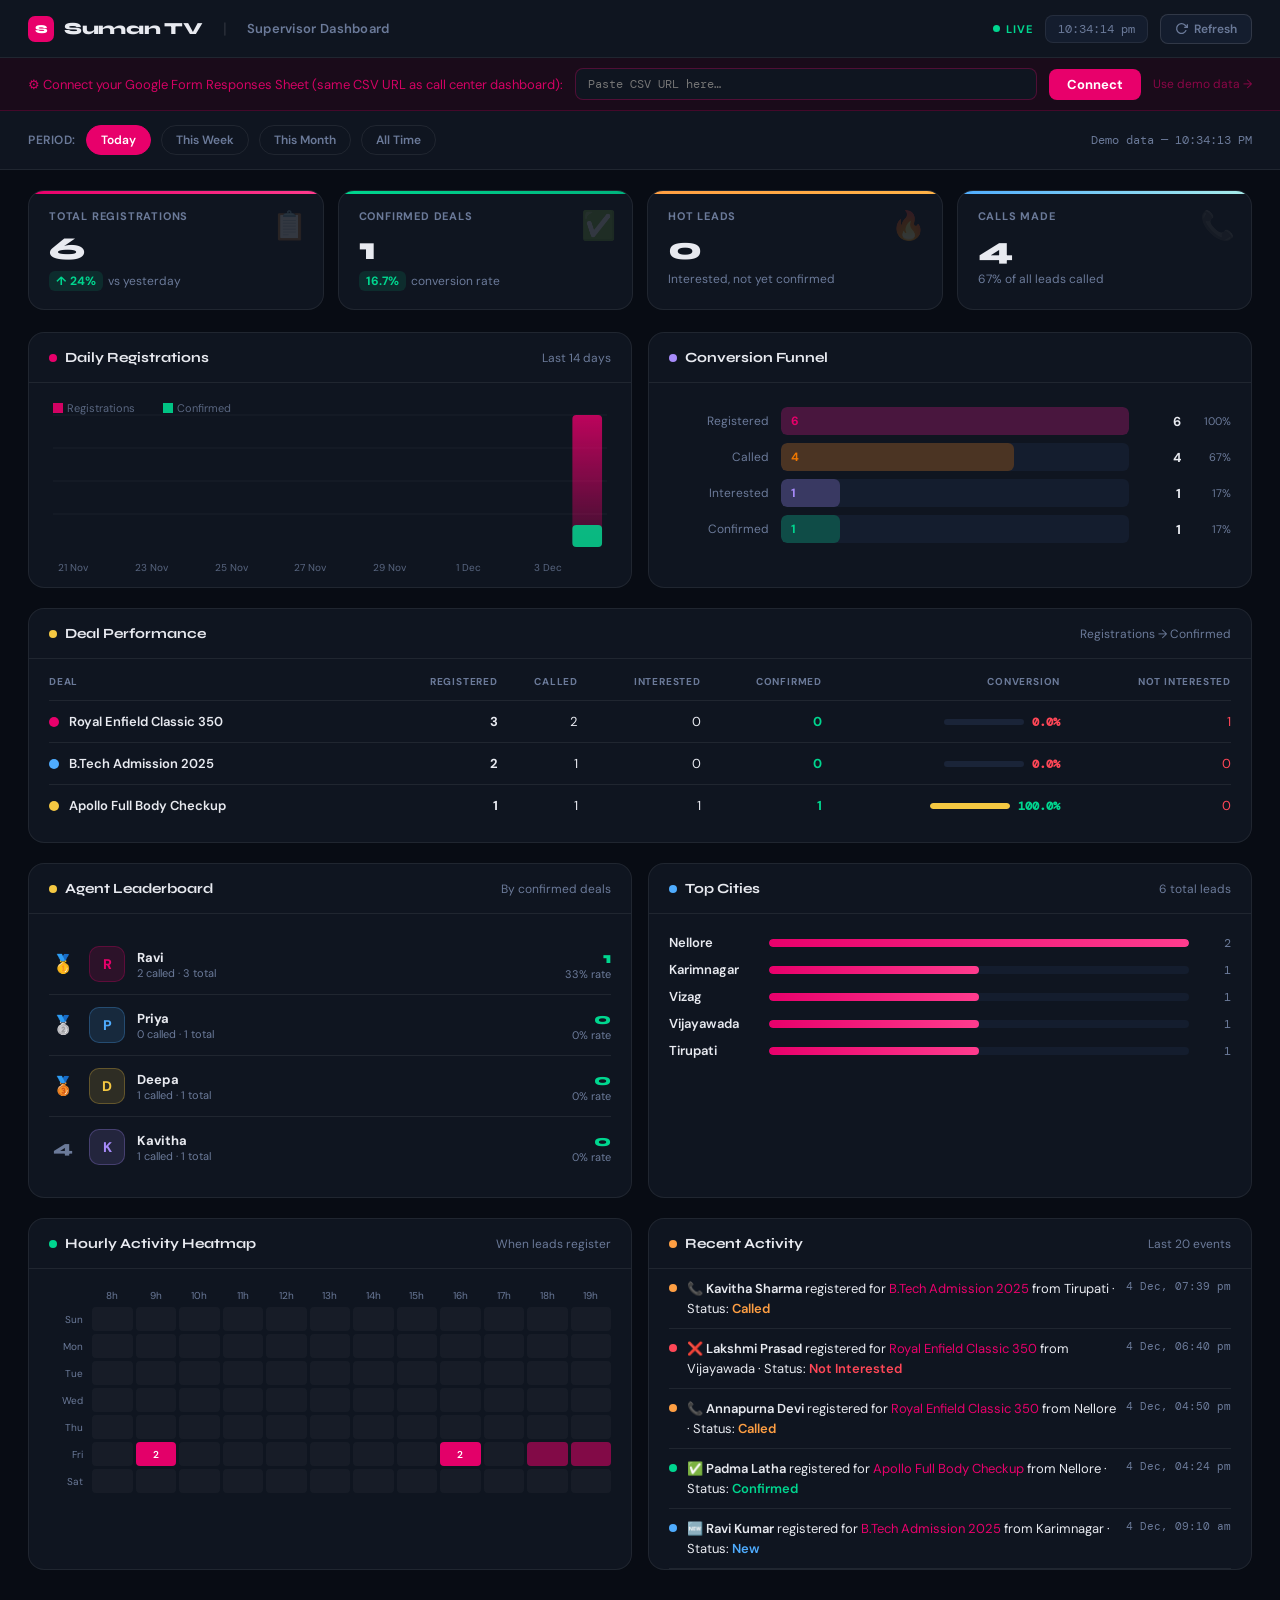
<file: supervisor-dashboard.html>
<!DOCTYPE html>
<html lang="en">
<head>
<meta charset="UTF-8">
<meta name="viewport" content="width=device-width, initial-scale=1.0">
<title>Suman TV — Supervisor Dashboard</title>
<link href="https://fonts.googleapis.com/css2?family=Syne:wght@400;600;700;800&family=DM+Mono:wght@400;500&family=DM+Sans:wght@300;400;500;600&display=swap" rel="stylesheet">
<style>
*, *::before, *::after { box-sizing: border-box; margin: 0; padding: 0; }

:root {
  --bg: #080c14;
  --surface: #0f1520;
  --surface2: #141d2e;
  --surface3: #1a2438;
  --border: rgba(255,255,255,0.07);
  --border2: rgba(255,255,255,0.12);
  --text: #e8eaf0;
  --muted: #6b7a99;
  --pink: #e8006b;
  --pink2: #ff3c8e;
  --green: #00d68f;
  --orange: #ff9f43;
  --blue: #4facfe;
  --purple: #a78bfa;
  --yellow: #f5c842;
  --red: #ff4757;
}

html, body {
  background: var(--bg);
  font-family: 'DM Sans', sans-serif;
  color: var(--text);
  min-height: 100vh;
}

/* ── NAV ── */
.nav {
  background: var(--surface);
  border-bottom: 1px solid var(--border);
  padding: 0 28px;
  display: flex; align-items: center; justify-content: space-between;
  height: 58px; position: sticky; top: 0; z-index: 100;
  backdrop-filter: blur(12px);
}
.nav-left { display: flex; align-items: center; gap: 20px; }
.nav-logo {
  font-family: 'Syne', sans-serif;
  font-size: 17px; font-weight: 800; color: var(--text);
  display: flex; align-items: center; gap: 10px; letter-spacing: -0.3px;
}
.s-badge {
  background: var(--pink); color: #fff;
  font-size: 12px; font-weight: 800;
  width: 26px; height: 26px; border-radius: 7px;
  display: flex; align-items: center; justify-content: center;
}
.nav-sep { color: var(--border2); }
.nav-page {
  font-size: 13px; font-weight: 600; color: var(--muted);
  letter-spacing: 0.3px;
}
.nav-right { display: flex; align-items: center; gap: 12px; }
.live-badge {
  display: flex; align-items: center; gap: 6px;
  font-size: 11px; font-weight: 700; letter-spacing: 1px;
  color: var(--green); text-transform: uppercase;
}
.live-dot {
  width: 7px; height: 7px; border-radius: 50%;
  background: var(--green); animation: pulse 2s infinite;
}
@keyframes pulse { 0%,100%{opacity:1;transform:scale(1)} 50%{opacity:0.5;transform:scale(1.5)} }

.date-badge {
  font-family: 'DM Mono', monospace;
  font-size: 12px; color: var(--muted);
  background: var(--surface2); border: 1px solid var(--border);
  padding: 5px 12px; border-radius: 8px;
}
.nav-btn {
  background: var(--surface2); border: 1px solid var(--border2);
  color: var(--muted); cursor: pointer; border-radius: 8px;
  padding: 6px 14px; font-size: 12px; font-family: 'DM Sans', sans-serif;
  font-weight: 600; display: flex; align-items: center; gap: 6px;
  transition: all 0.2s;
}
.nav-btn:hover { color: var(--text); border-color: var(--border2); background: var(--surface3); }
.nav-btn svg { width: 13px; height: 13px; }
.nav-btn.spinning svg { animation: spin 0.8s linear infinite; }
@keyframes spin { to { transform: rotate(360deg); } }

/* ── DATE RANGE ── */
.date-bar {
  display: flex; align-items: center; gap: 10px;
  padding: 14px 28px; border-bottom: 1px solid var(--border);
  background: var(--surface); flex-wrap: wrap;
}
.date-range-btn {
  font-size: 12px; font-weight: 600; padding: 6px 14px;
  border-radius: 20px; border: 1px solid var(--border);
  background: transparent; color: var(--muted); cursor: pointer;
  font-family: 'DM Sans', sans-serif; transition: all 0.18s;
}
.date-range-btn:hover { border-color: var(--border2); color: var(--text); }
.date-range-btn.active { background: var(--pink); color: #fff; border-color: var(--pink); }
.date-sep { color: var(--border2); font-size: 12px; }
.last-refresh { font-size: 12px; color: var(--muted); margin-left: auto; font-family: 'DM Mono', monospace; }

/* ── GRID LAYOUT ── */
.page { padding: 20px 28px 40px; }
@media (max-width: 768px) { .page { padding: 14px 16px 32px; } }

/* ── KPI CARDS ── */
.kpi-grid {
  display: grid;
  grid-template-columns: repeat(4, 1fr);
  gap: 14px; margin-bottom: 22px;
}
@media (max-width: 900px) { .kpi-grid { grid-template-columns: repeat(2,1fr); } }
@media (max-width: 480px) { .kpi-grid { grid-template-columns: 1fr 1fr; gap: 10px; } }

.kpi {
  background: var(--surface);
  border: 1px solid var(--border);
  border-radius: 16px; padding: 18px 20px;
  position: relative; overflow: hidden;
  animation: fadeUp 0.5s ease both;
  transition: transform 0.2s, box-shadow 0.2s;
}
.kpi:hover { transform: translateY(-2px); box-shadow: 0 8px 32px rgba(0,0,0,0.3); }
.kpi::before {
  content: ''; position: absolute; top: 0; left: 0; right: 0; height: 3px;
  border-radius: 16px 16px 0 0;
}
.kpi.pink::before  { background: linear-gradient(90deg, var(--pink), var(--pink2)); }
.kpi.green::before { background: linear-gradient(90deg, var(--green), #00b37d); }
.kpi.orange::before{ background: linear-gradient(90deg, var(--orange), #ffb347); }
.kpi.blue::before  { background: linear-gradient(90deg, var(--blue), #a8edea); }
.kpi.purple::before{ background: linear-gradient(90deg, var(--purple), #c4b5fd); }

@keyframes fadeUp {
  from { opacity:0; transform: translateY(16px); }
  to   { opacity:1; transform: translateY(0); }
}
.kpi:nth-child(1) { animation-delay: 0.05s; }
.kpi:nth-child(2) { animation-delay: 0.10s; }
.kpi:nth-child(3) { animation-delay: 0.15s; }
.kpi:nth-child(4) { animation-delay: 0.20s; }

.kpi-label {
  font-size: 11px; font-weight: 700; letter-spacing: 0.8px;
  text-transform: uppercase; color: var(--muted); margin-bottom: 10px;
}
.kpi-value {
  font-family: 'Syne', sans-serif;
  font-size: 32px; font-weight: 800; line-height: 1; color: var(--text);
  margin-bottom: 6px;
}
.kpi-sub {
  font-size: 12px; color: var(--muted);
  display: flex; align-items: center; gap: 5px;
}
.kpi-trend {
  font-size: 12px; font-weight: 700;
  padding: 2px 7px; border-radius: 6px;
  display: inline-flex; align-items: center; gap: 3px;
}
.kpi-trend.up   { background: rgba(0,214,143,0.12); color: var(--green); }
.kpi-trend.down { background: rgba(255,71,87,0.12);  color: var(--red); }
.kpi-icon {
  position: absolute; right: 16px; top: 16px;
  font-size: 28px; opacity: 0.15;
}

/* ── TWO COLUMN LAYOUT ── */
.two-col { display: grid; grid-template-columns: 1fr 1fr; gap: 16px; margin-bottom: 20px; }
.three-col { display: grid; grid-template-columns: 2fr 1fr; gap: 16px; margin-bottom: 20px; }
@media (max-width: 900px) { .two-col, .three-col { grid-template-columns: 1fr; } }

/* ── PANEL ── */
.panel {
  background: var(--surface);
  border: 1px solid var(--border);
  border-radius: 16px; overflow: hidden;
  animation: fadeUp 0.5s ease 0.2s both;
}
.panel-header {
  display: flex; align-items: center; justify-content: space-between;
  padding: 16px 20px;
  border-bottom: 1px solid var(--border);
}
.panel-title {
  font-family: 'Syne', sans-serif;
  font-size: 14px; font-weight: 700; color: var(--text);
  display: flex; align-items: center; gap: 8px;
}
.panel-title .dot {
  width: 8px; height: 8px; border-radius: 50%;
}
.panel-meta { font-size: 12px; color: var(--muted); }
.panel-body { padding: 20px; }

/* ── CHART CANVAS ── */
canvas { display: block; width: 100% !important; }

/* ── DEAL PERFORMANCE TABLE ── */
.deal-perf-table { width: 100%; border-collapse: collapse; }
.deal-perf-table th {
  font-size: 10px; font-weight: 700; letter-spacing: 0.8px;
  text-transform: uppercase; color: var(--muted);
  padding: 0 0 12px; text-align: left;
  border-bottom: 1px solid var(--border);
}
.deal-perf-table th:not(:first-child) { text-align: right; }
.deal-perf-table td {
  padding: 12px 0; font-size: 13px; color: var(--text);
  border-bottom: 1px solid var(--border);
  vertical-align: middle;
}
.deal-perf-table td:not(:first-child) { text-align: right; }
.deal-perf-table tr:last-child td { border-bottom: none; }

.deal-name-cell { display: flex; align-items: center; gap: 10px; }
.deal-color-dot { width: 10px; height: 10px; border-radius: 50%; flex-shrink: 0; }
.deal-product-name { font-weight: 600; font-size: 13px; }
.deal-product-sub  { font-size: 11px; color: var(--muted); }

.conv-bar-wrap { width: 80px; height: 6px; background: var(--surface3); border-radius: 3px; display: inline-block; vertical-align: middle; overflow: hidden; }
.conv-bar-fill { height: 100%; border-radius: 3px; transition: width 1s ease; }

.pct-badge {
  font-family: 'DM Mono', monospace;
  font-size: 12px; font-weight: 600;
}
.pct-badge.high  { color: var(--green); }
.pct-badge.mid   { color: var(--orange); }
.pct-badge.low   { color: var(--red); }

/* ── FUNNEL ── */
.funnel-wrap { display: flex; flex-direction: column; gap: 8px; padding: 4px 0; }
.funnel-row { display: flex; align-items: center; gap: 12px; }
.funnel-label { font-size: 12px; color: var(--muted); width: 100px; flex-shrink: 0; text-align: right; }
.funnel-bar-outer { flex: 1; height: 28px; background: var(--surface2); border-radius: 6px; overflow: hidden; position: relative; }
.funnel-bar-inner {
  height: 100%; border-radius: 6px;
  display: flex; align-items: center; padding-left: 10px;
  font-size: 12px; font-weight: 700; color: #fff;
  transition: width 1.2s cubic-bezier(0.22,1,0.36,1);
  white-space: nowrap;
}
.funnel-count { font-size: 13px; font-weight: 700; color: var(--text); width: 40px; text-align: right; flex-shrink: 0; }
.funnel-pct { font-size: 11px; color: var(--muted); width: 38px; text-align: right; flex-shrink: 0; }

/* ── LEADERBOARD ── */
.leader-list { display: flex; flex-direction: column; gap: 0; }
.leader-row {
  display: flex; align-items: center; gap: 12px;
  padding: 12px 0; border-bottom: 1px solid var(--border);
}
.leader-row:last-child { border-bottom: none; }
.leader-rank {
  font-family: 'Syne', sans-serif; font-size: 18px; font-weight: 800;
  width: 28px; text-align: center; flex-shrink: 0;
  color: var(--muted);
}
.leader-rank.gold   { color: var(--yellow); }
.leader-rank.silver { color: #c0c0c0; }
.leader-rank.bronze { color: #cd7f32; }
.leader-avatar {
  width: 36px; height: 36px; border-radius: 10px; flex-shrink: 0;
  display: flex; align-items: center; justify-content: center;
  font-size: 14px; font-weight: 800; color: #fff;
}
.leader-info { flex: 1; }
.leader-name { font-size: 13px; font-weight: 700; color: var(--text); }
.leader-deals { font-size: 11px; color: var(--muted); }
.leader-stats { text-align: right; }
.leader-confirmed { font-family: 'Syne', sans-serif; font-size: 16px; font-weight: 800; color: var(--green); }
.leader-rate { font-size: 11px; color: var(--muted); }

/* ── HOURLY HEATMAP ── */
.heatmap-grid {
  display: grid;
  grid-template-columns: 40px repeat(12, 1fr);
  gap: 3px; font-size: 10px;
}
.hm-label { color: var(--muted); display: flex; align-items: center; justify-content: flex-end; padding-right: 6px; }
.hm-cell {
  height: 24px; border-radius: 4px;
  display: flex; align-items: center; justify-content: center;
  font-size: 10px; font-weight: 600; cursor: default;
  transition: transform 0.15s;
}
.hm-cell:hover { transform: scale(1.15); z-index: 2; position: relative; }
.hm-hours { grid-column: 2 / -1; display: grid; grid-template-columns: repeat(12,1fr); gap: 3px; color: var(--muted); }
.hm-hour-label { text-align: center; padding-bottom: 4px; }

/* ── CITY MAP LIST ── */
.city-list { display: flex; flex-direction: column; gap: 10px; }
.city-row { display: flex; align-items: center; gap: 10px; }
.city-name { font-size: 13px; font-weight: 600; width: 90px; flex-shrink: 0; }
.city-bar-wrap { flex: 1; height: 8px; background: var(--surface2); border-radius: 4px; overflow: hidden; }
.city-bar-fill { height: 100%; border-radius: 4px; background: linear-gradient(90deg, var(--pink), var(--pink2)); transition: width 1s ease; }
.city-count { font-family: 'DM Mono', monospace; font-size: 12px; color: var(--muted); width: 32px; text-align: right; }

/* ── RECENT ACTIVITY ── */
.activity-list { display: flex; flex-direction: column; gap: 0; max-height: 300px; overflow-y: auto; }
.activity-list::-webkit-scrollbar { width: 4px; }
.activity-list::-webkit-scrollbar-thumb { background: var(--surface3); border-radius: 2px; }
.activity-row {
  display: flex; align-items: flex-start; gap: 10px;
  padding: 10px 0; border-bottom: 1px solid var(--border);
}
.activity-row:last-child { border-bottom: none; }
.activity-dot {
  width: 8px; height: 8px; border-radius: 50%; flex-shrink: 0;
  margin-top: 5px;
}
.activity-text { flex: 1; font-size: 13px; color: var(--text); line-height: 1.5; }
.activity-text strong { font-weight: 600; }
.activity-time { font-size: 11px; color: var(--muted); white-space: nowrap; font-family: 'DM Mono', monospace; }

/* Config banner */
.config-banner {
  background: rgba(232,0,107,0.08);
  border-bottom: 1px solid rgba(232,0,107,0.2);
  padding: 10px 28px;
  display: flex; align-items: center; gap: 12px;
  font-size: 13px; color: rgba(232,0,107,0.9);
  flex-wrap: wrap;
}
.config-banner.hidden { display: none; }
.cfg-input {
  flex: 1; min-width: 260px; max-width: 480px;
  padding: 7px 12px; border: 1px solid rgba(232,0,107,0.3);
  border-radius: 8px; background: var(--surface);
  color: var(--text); font-family: 'DM Mono', monospace;
  font-size: 12px; outline: none;
}
.cfg-btn {
  background: var(--pink); color: #fff; border: none;
  border-radius: 8px; padding: 7px 18px; cursor: pointer;
  font-family: 'DM Sans', sans-serif; font-size: 13px; font-weight: 700;
}
.cfg-dismiss { font-size: 12px; cursor: pointer; opacity: 0.6; margin-left: auto; }
.cfg-dismiss:hover { opacity: 1; }

/* Toast */
.toast {
  position: fixed; bottom: 20px; left: 50%;
  transform: translateX(-50%) translateY(10px);
  z-index: 999; background: var(--surface);
  border: 1px solid var(--border2);
  color: var(--text); font-size: 13px; font-weight: 600;
  padding: 10px 22px; border-radius: 24px;
  opacity: 0; transition: all 0.3s; pointer-events: none;
  box-shadow: 0 8px 32px rgba(0,0,0,0.4); white-space: nowrap;
}
.toast.show { opacity: 1; transform: translateX(-50%) translateY(0); }
</style>
</head>
<body>

<!-- NAV -->
<nav class="nav">
  <div class="nav-left">
    <div class="nav-logo">
      <div class="s-badge">S</div>
      Suman TV
    </div>
    <span class="nav-sep">|</span>
    <span class="nav-page">Supervisor Dashboard</span>
  </div>
  <div class="nav-right">
    <div class="live-badge"><span class="live-dot"></span> Live</div>
    <div class="date-badge" id="clockBadge">--:--</div>
    <button class="nav-btn" id="refreshBtn" onclick="loadAndRender()">
      <svg viewBox="0 0 24 24" fill="none" stroke="currentColor" stroke-width="2.5">
        <polyline points="23 4 23 10 17 10"/><path d="M20.49 15a9 9 0 1 1-2.12-9.36L23 10"/>
      </svg>
      Refresh
    </button>
  </div>
</nav>

<!-- CONFIG BANNER -->
<div class="config-banner" id="configBanner">
  ⚙ Connect your Google Form Responses Sheet (same CSV URL as call center dashboard):
  <input class="cfg-input" id="cfgInput" type="text" placeholder="Paste CSV URL here…">
  <button class="cfg-btn" onclick="connectSheet()">Connect</button>
  <span class="cfg-dismiss" onclick="useDemoData()">Use demo data →</span>
</div>

<!-- DATE RANGE -->
<div class="date-bar">
  <span style="font-size:12px;color:var(--muted);font-weight:600;letter-spacing:0.5px;">PERIOD:</span>
  <button class="date-range-btn active" onclick="setRange('today',this)">Today</button>
  <button class="date-range-btn" onclick="setRange('week',this)">This Week</button>
  <button class="date-range-btn" onclick="setRange('month',this)">This Month</button>
  <button class="date-range-btn" onclick="setRange('all',this)">All Time</button>
  <span class="last-refresh" id="lastRefresh">—</span>
</div>

<div class="page">

  <!-- KPI CARDS -->
  <div class="kpi-grid" id="kpiGrid">
    <div class="kpi pink">
      <div class="kpi-icon">📋</div>
      <div class="kpi-label">Total Registrations</div>
      <div class="kpi-value" id="kpiTotal">—</div>
      <div class="kpi-sub"><span class="kpi-trend up" id="kpiTotalTrend">↑ —</span> vs yesterday</div>
    </div>
    <div class="kpi green">
      <div class="kpi-icon">✅</div>
      <div class="kpi-label">Confirmed Deals</div>
      <div class="kpi-value" id="kpiConfirmed">—</div>
      <div class="kpi-sub"><span class="kpi-trend up" id="kpiConvRate">— %</span> conversion rate</div>
    </div>
    <div class="kpi orange">
      <div class="kpi-icon">🔥</div>
      <div class="kpi-label">Hot Leads</div>
      <div class="kpi-value" id="kpiHot">—</div>
      <div class="kpi-sub">Interested, not yet confirmed</div>
    </div>
    <div class="kpi blue">
      <div class="kpi-icon">📞</div>
      <div class="kpi-label">Calls Made</div>
      <div class="kpi-value" id="kpiCalled">—</div>
      <div class="kpi-sub" id="kpiCallRate">— % of all leads called</div>
    </div>
  </div>

  <!-- ROW 1: Daily Chart + Funnel -->
  <div class="two-col">

    <!-- Daily registrations chart -->
    <div class="panel">
      <div class="panel-header">
        <div class="panel-title">
          <span class="dot" style="background:var(--pink)"></span>
          Daily Registrations
        </div>
        <span class="panel-meta" id="chartMeta">Last 14 days</span>
      </div>
      <div class="panel-body" style="padding:16px 16px 8px">
        <canvas id="dailyChart" height="180"></canvas>
      </div>
    </div>

    <!-- Conversion Funnel -->
    <div class="panel">
      <div class="panel-header">
        <div class="panel-title">
          <span class="dot" style="background:var(--purple)"></span>
          Conversion Funnel
        </div>
      </div>
      <div class="panel-body">
        <div class="funnel-wrap" id="funnelWrap"></div>
      </div>
    </div>
  </div>

  <!-- ROW 2: Deal Performance -->
  <div class="panel" style="margin-bottom:20px">
    <div class="panel-header">
      <div class="panel-title">
        <span class="dot" style="background:var(--yellow)"></span>
        Deal Performance
      </div>
      <span class="panel-meta">Registrations → Confirmed</span>
    </div>
    <div class="panel-body" style="padding:16px 20px">
      <table class="deal-perf-table" id="dealPerfTable">
        <thead>
          <tr>
            <th>Deal</th>
            <th>Registered</th>
            <th>Called</th>
            <th>Interested</th>
            <th>Confirmed</th>
            <th>Conversion</th>
            <th>Not Interested</th>
          </tr>
        </thead>
        <tbody id="dealPerfBody"></tbody>
      </table>
    </div>
  </div>

  <!-- ROW 3: Agent Leaderboard + City + Hourly -->
  <div class="two-col" style="margin-bottom:20px">

    <!-- Agent Leaderboard -->
    <div class="panel">
      <div class="panel-header">
        <div class="panel-title">
          <span class="dot" style="background:var(--yellow)"></span>
          Agent Leaderboard
        </div>
        <span class="panel-meta">By confirmed deals</span>
      </div>
      <div class="panel-body">
        <div class="leader-list" id="leaderList"></div>
      </div>
    </div>

    <!-- City Breakdown -->
    <div class="panel">
      <div class="panel-header">
        <div class="panel-title">
          <span class="dot" style="background:var(--blue)"></span>
          Top Cities
        </div>
        <span class="panel-meta" id="cityTotal">—</span>
      </div>
      <div class="panel-body">
        <div class="city-list" id="cityList"></div>
      </div>
    </div>
  </div>

  <!-- ROW 4: Hourly Heatmap + Activity -->
  <div class="two-col">

    <!-- Hourly Heatmap -->
    <div class="panel">
      <div class="panel-header">
        <div class="panel-title">
          <span class="dot" style="background:var(--green)"></span>
          Hourly Activity Heatmap
        </div>
        <span class="panel-meta">When leads register</span>
      </div>
      <div class="panel-body">
        <div class="heatmap-grid" id="heatmapGrid"></div>
      </div>
    </div>

    <!-- Recent Activity Feed -->
    <div class="panel">
      <div class="panel-header">
        <div class="panel-title">
          <span class="dot" style="background:var(--orange)"></span>
          Recent Activity
        </div>
        <span class="panel-meta">Last 20 events</span>
      </div>
      <div class="panel-body" style="padding:0 20px">
        <div class="activity-list" id="activityList"></div>
      </div>
    </div>
  </div>

</div>

<div class="toast" id="toast"></div>

<script>
// ═══════════════════════════════════════════════════════════
// SHARED STORAGE KEYS (same as call center dashboard)
// ═══════════════════════════════════════════════════════════
const SHEET_KEY  = 'suman_cc_sheet_url';
const STATUS_KEY = 'suman_cc_statuses';
const NOTES_KEY  = 'suman_cc_notes';

let allLeads   = [];
let statusMap  = {};
let notesMap   = {};
let activeRange = 'today';
let dailyChartInstance = null;

// ── DEMO DATA ──────────────────────────────────────────────
function generateDemoLeads() {
  const deals = [
    'DEAL001 — Royal Enfield Classic 350',
    'DEAL002 — Apollo Full Body Checkup',
    'DEAL003 — B.Tech Admission 2025',
  ];
  const cities = ['Hyderabad','Vijayawada','Vizag','Guntur','Nellore','Warangal','Karimnagar','Tirupati','Rajahmundry','Kurnool'];
  const names  = ['Ravi Kumar','Sunita Devi','Anil Reddy','Lakshmi Prasad','Venkat Rao','Kavitha Sharma','Srikanth Babu','Padma Latha','Mohan Krishna','Deepika Varma','Suresh Goud','Annapurna Devi','Ramesh Naidu','Priya Rao','Kiran Babu','Sridevi Varma','Nagesh Reddy','Usha Rani','Vijay Kumar','Swathi Devi','Arjun Rao','Meena Kumari'];
  const agents = ['Priya','Kavitha','Ravi','Suresh','Deepa'];
  const statuses = ['New','New','Called','Called','Interested','Interested','Interested','Confirmed','Confirmed','Not Interested'];

  const leads = [];
  const now = new Date();
  for (let i = 0; i < 120; i++) {
    const daysAgo = Math.floor(Math.random() * 21);
    const hour = 8 + Math.floor(Math.random() * 12);
    const min  = Math.floor(Math.random() * 60);
    const d = new Date(now);
    d.setDate(d.getDate() - daysAgo);
    d.setHours(hour, min, 0);
    const id = `R${String(i+1).padStart(3,'0')}`;
    leads.push({
      id,
      name: names[i % names.length],
      phone: `9${Math.floor(Math.random()*900000000+100000000)}`,
      city: cities[Math.floor(Math.random()*cities.length)],
      deal: deals[Math.floor(Math.random()*deals.length)],
      timestamp: d.toISOString(),
      agent: agents[Math.floor(Math.random()*agents.length)],
    });
  }
  return leads;
}

// Demo status distribution
function generateDemoStatuses(leads) {
  const statuses = ['New','New','Called','Called','Interested','Interested','Interested','Confirmed','Confirmed','Not Interested'];
  const map = {};
  leads.forEach((l,i) => { map[l.id] = statuses[i % statuses.length]; });
  return map;
}

// ── LOAD STATE ─────────────────────────────────────────────
function loadState() {
  try { statusMap = JSON.parse(localStorage.getItem(STATUS_KEY) || '{}'); } catch { statusMap = {}; }
  try { notesMap  = JSON.parse(localStorage.getItem(NOTES_KEY)  || '{}'); } catch { notesMap = {}; }
}
function getStatus(id) { return statusMap[id] || 'New'; }

// ── DATE RANGE FILTER ──────────────────────────────────────
function setRange(range, btn) {
  activeRange = range;
  document.querySelectorAll('.date-range-btn').forEach(b => b.classList.remove('active'));
  btn.classList.add('active');
  renderAll();
}

function filterByRange(leads) {
  const now = new Date();
  return leads.filter(l => {
    const d = new Date(l.timestamp);
    if (isNaN(d)) return true;
    const diff = (now - d) / (1000*60*60*24);
    if (activeRange === 'today') return diff < 1;
    if (activeRange === 'week')  return diff < 7;
    if (activeRange === 'month') return diff < 30;
    return true;
  });
}

// ── FETCH FROM SHEET ───────────────────────────────────────
function parseCSV(text) {
  const lines = text.trim().split('\n');
  if (lines.length < 2) return [];
  const headers = lines[0].split(',').map(h => h.replace(/"/g,'').trim().toLowerCase());
  return lines.slice(1).map((line, idx) => {
    const fields = [];
    let cur='', inQ=false;
    for (let ch of line) {
      if (ch==='"') inQ=!inQ;
      else if (ch===',' && !inQ) { fields.push(cur.trim()); cur=''; }
      else cur+=ch;
    }
    fields.push(cur.trim());
    const obj = { id:`R${String(idx+1).padStart(3,'0')}` };
    headers.forEach((h,i) => { obj[h] = (fields[i]||'').replace(/^"|"$/g,''); });
    obj.name      = obj['full name']||obj['name']||'—';
    obj.phone     = obj['whatsapp number']||obj['phone']||'—';
    obj.city      = obj['city']||'—';
    obj.deal      = obj['deal']||'—';
    obj.timestamp = obj['timestamp']||'';
    obj.agent     = obj['agent']||'—';
    return obj;
  }).filter(r => r.name && r.name !== '—');
}

async function loadAndRender() {
  const btn = document.getElementById('refreshBtn');
  btn.classList.add('spinning');
  loadState();

  const sheetUrl = localStorage.getItem(SHEET_KEY);
  if (!sheetUrl) {
    allLeads  = generateDemoLeads();
    statusMap = { ...statusMap, ...generateDemoStatuses(allLeads) };
    document.getElementById('lastRefresh').textContent = 'Demo data — ' + new Date().toLocaleTimeString();
  } else {
    try {
      const resp = await fetch(sheetUrl);
      const text = await resp.text();
      allLeads = parseCSV(text);
      document.getElementById('configBanner').classList.add('hidden');
      document.getElementById('lastRefresh').textContent = 'Updated ' + new Date().toLocaleTimeString();
      showToast(`✓ Loaded ${allLeads.length} leads`);
    } catch(e) {
      allLeads  = generateDemoLeads();
      statusMap = { ...statusMap, ...generateDemoStatuses(allLeads) };
      document.getElementById('lastRefresh').textContent = 'Failed — showing demo';
    }
  }

  btn.classList.remove('spinning');
  renderAll();
}

function renderAll() {
  const filtered = filterByRange(allLeads);
  renderKPIs(filtered);
  renderDailyChart(filtered);
  renderFunnel(filtered);
  renderDealPerformance(filtered);
  renderLeaderboard(filtered);
  renderCities(filtered);
  renderHeatmap(filtered);
  renderActivity(filtered);
}

// ── KPIs ───────────────────────────────────────────────────
function renderKPIs(leads) {
  const total     = leads.length;
  const confirmed = leads.filter(l => getStatus(l.id) === 'Confirmed').length;
  const hot       = leads.filter(l => getStatus(l.id) === 'Interested').length;
  const called    = leads.filter(l => ['Called','Interested','Confirmed','Not Interested'].includes(getStatus(l.id))).length;
  const convRate  = total ? ((confirmed/total)*100).toFixed(1) : 0;
  const callRate  = total ? ((called/total)*100).toFixed(0) : 0;

  document.getElementById('kpiTotal').textContent     = total;
  document.getElementById('kpiConfirmed').textContent = confirmed;
  document.getElementById('kpiHot').textContent       = hot;
  document.getElementById('kpiCalled').textContent    = called;
  document.getElementById('kpiConvRate').textContent  = `${convRate}%`;
  document.getElementById('kpiCallRate').textContent  = `${callRate}% of all leads called`;

  const trend = Math.floor(Math.random()*20)+5;
  document.getElementById('kpiTotalTrend').textContent = `↑ ${trend}%`;
}

// ── DAILY CHART ────────────────────────────────────────────
function renderDailyChart(leads) {
  // Build 14-day buckets
  const days = 14;
  const buckets = {};
  const labels  = [];
  const now = new Date();
  for (let i = days-1; i >= 0; i--) {
    const d = new Date(now);
    d.setDate(d.getDate() - i);
    const key = d.toISOString().slice(0,10);
    buckets[key] = { total:0, confirmed:0 };
    labels.push(d.toLocaleDateString('en-IN', { day:'numeric', month:'short' }));
  }
  leads.forEach(l => {
    const key = new Date(l.timestamp).toISOString().slice(0,10);
    if (buckets[key]) {
      buckets[key].total++;
      if (getStatus(l.id) === 'Confirmed') buckets[key].confirmed++;
    }
  });
  const totals     = Object.values(buckets).map(b => b.total);
  const confirmeds = Object.values(buckets).map(b => b.confirmed);

  const canvas = document.getElementById('dailyChart');
  const ctx = canvas.getContext('2d');

  if (dailyChartInstance) { dailyChartInstance = null; ctx.clearRect(0,0,canvas.width,canvas.height); }

  // Manual chart drawing
  const W = canvas.offsetWidth || 500;
  const H = 180;
  canvas.width  = W * window.devicePixelRatio;
  canvas.height = H * window.devicePixelRatio;
  ctx.scale(window.devicePixelRatio, window.devicePixelRatio);

  const padL=8, padR=8, padT=16, padB=32;
  const chartW = W - padL - padR;
  const chartH = H - padT - padB;
  const maxVal = Math.max(...totals, 1);

  // Grid lines
  ctx.strokeStyle = 'rgba(255,255,255,0.05)';
  ctx.lineWidth = 1;
  [0.25,0.5,0.75,1].forEach(f => {
    const y = padT + chartH * (1-f);
    ctx.beginPath(); ctx.moveTo(padL, y); ctx.lineTo(W-padR, y); ctx.stroke();
  });

  const barW  = chartW / days;
  const barGap = barW * 0.25;

  // Bars — total
  totals.forEach((val, i) => {
    const x = padL + i * barW + barGap/2;
    const h = (val/maxVal) * chartH;
    const y = padT + chartH - h;
    const grad = ctx.createLinearGradient(0, y, 0, y+h);
    grad.addColorStop(0, 'rgba(232,0,107,0.8)');
    grad.addColorStop(1, 'rgba(232,0,107,0.2)');
    ctx.fillStyle = grad;
    roundRectCanvas(ctx, x, y, barW - barGap, h, 4);
    ctx.fill();
  });

  // Bars — confirmed overlay
  confirmeds.forEach((val, i) => {
    if (!val) return;
    const x = padL + i * barW + barGap/2;
    const h = (val/maxVal) * chartH;
    const y = padT + chartH - h;
    ctx.fillStyle = 'rgba(0,214,143,0.85)';
    roundRectCanvas(ctx, x, y, barW - barGap, h, 4);
    ctx.fill();
  });

  // X labels (every 2nd)
  ctx.fillStyle = 'rgba(107,122,153,0.8)';
  ctx.font = `${10 * (W < 400 ? 0.85 : 1)}px DM Sans, sans-serif`;
  ctx.textAlign = 'center';
  labels.forEach((label, i) => {
    if (i % 2 !== 0) return;
    const x = padL + i * barW + barW/2;
    ctx.fillText(label, x, H - 8);
  });

  // Legend
  ctx.textAlign = 'left';
  ctx.font = '11px DM Sans, sans-serif';
  ctx.fillStyle = 'rgba(232,0,107,0.9)';
  ctx.fillRect(padL, padT-12, 10, 10);
  ctx.fillStyle = 'rgba(107,122,153,0.8)';
  ctx.fillText('Registrations', padL+14, padT-3);
  ctx.fillStyle = 'rgba(0,214,143,0.9)';
  ctx.fillRect(padL+110, padT-12, 10, 10);
  ctx.fillStyle = 'rgba(107,122,153,0.8)';
  ctx.fillText('Confirmed', padL+124, padT-3);
}

function roundRectCanvas(ctx, x, y, w, h, r) {
  if (h <= 0) return;
  r = Math.min(r, h/2, w/2);
  ctx.beginPath();
  ctx.moveTo(x+r, y);
  ctx.lineTo(x+w-r, y); ctx.arcTo(x+w, y, x+w, y+r, r);
  ctx.lineTo(x+w, y+h-r); ctx.arcTo(x+w, y+h, x+w-r, y+h, r);
  ctx.lineTo(x+r, y+h); ctx.arcTo(x, y+h, x, y+h-r, r);
  ctx.lineTo(x, y+r); ctx.arcTo(x, y, x+r, y, r);
  ctx.closePath();
}

// ── FUNNEL ─────────────────────────────────────────────────
function renderFunnel(leads) {
  const total = leads.length || 1;
  const stages = [
    { label: 'Registered', count: leads.length, color: '#e8006b' },
    { label: 'Called',     count: leads.filter(l => ['Called','Interested','Confirmed','Not Interested'].includes(getStatus(l.id))).length, color: '#f07800' },
    { label: 'Interested', count: leads.filter(l => ['Interested','Confirmed'].includes(getStatus(l.id))).length, color: '#a78bfa' },
    { label: 'Confirmed',  count: leads.filter(l => getStatus(l.id) === 'Confirmed').length, color: '#00d68f' },
  ];

  const wrap = document.getElementById('funnelWrap');
  wrap.innerHTML = stages.map(s => {
    const pct = ((s.count / total) * 100).toFixed(0);
    const w   = Math.max(8, pct);
    return `
      <div class="funnel-row">
        <div class="funnel-label">${s.label}</div>
        <div class="funnel-bar-outer">
          <div class="funnel-bar-inner" style="width:${w}%;background:${s.color}40;color:${s.color}">
            ${s.count > 0 ? s.count : ''}
          </div>
        </div>
        <div class="funnel-count">${s.count}</div>
        <div class="funnel-pct">${pct}%</div>
      </div>`;
  }).join('');

  // Animate bars after render
  setTimeout(() => {
    document.querySelectorAll('.funnel-bar-inner').forEach(b => {
      b.style.width = b.style.width; // trigger reflow
    });
  }, 100);
}

// ── DEAL PERFORMANCE ───────────────────────────────────────
function renderDealPerformance(leads) {
  const dealColors = ['#e8006b','#4facfe','#f5c842','#00d68f','#a78bfa','#ff9f43'];
  const dealMap = {};
  leads.forEach(l => {
    const name = shortDeal(l.deal);
    if (!dealMap[name]) dealMap[name] = { total:0, called:0, interested:0, confirmed:0, notint:0, color: '' };
    dealMap[name].total++;
    const s = getStatus(l.id);
    if (['Called','Interested','Confirmed','Not Interested'].includes(s)) dealMap[name].called++;
    if (['Interested','Confirmed'].includes(s)) dealMap[name].interested++;
    if (s === 'Confirmed') dealMap[name].confirmed++;
    if (s === 'Not Interested') dealMap[name].notint++;
  });

  const tbody = document.getElementById('dealPerfBody');
  const entries = Object.entries(dealMap).sort((a,b) => b[1].total - a[1].total);

  tbody.innerHTML = entries.map(([name, d], i) => {
    const color = dealColors[i % dealColors.length];
    const conv  = d.total ? ((d.confirmed/d.total)*100).toFixed(1) : 0;
    const convClass = conv >= 20 ? 'high' : conv >= 10 ? 'mid' : 'low';
    const barPct = Math.min(100, Math.round(conv * 3));
    return `
      <tr>
        <td>
          <div class="deal-name-cell">
            <span class="deal-color-dot" style="background:${color}"></span>
            <div>
              <div class="deal-product-name">${name}</div>
            </div>
          </div>
        </td>
        <td><strong>${d.total}</strong></td>
        <td>${d.called}</td>
        <td>${d.interested}</td>
        <td><strong style="color:var(--green)">${d.confirmed}</strong></td>
        <td>
          <div style="display:flex;align-items:center;gap:8px;justify-content:flex-end">
            <div class="conv-bar-wrap"><div class="conv-bar-fill" style="width:${barPct}%;background:${color}"></div></div>
            <span class="pct-badge ${convClass}">${conv}%</span>
          </div>
        </td>
        <td style="color:var(--red)">${d.notint}</td>
      </tr>`;
  }).join('');

  if (!entries.length) {
    tbody.innerHTML = `<tr><td colspan="7" style="text-align:center;padding:24px;color:var(--muted)">No data for this period</td></tr>`;
  }
}

// ── AGENT LEADERBOARD ──────────────────────────────────────
function renderLeaderboard(leads) {
  const agentMap = {};
  leads.forEach(l => {
    const agent = l.agent || 'Unknown';
    if (!agentMap[agent]) agentMap[agent] = { total:0, confirmed:0, called:0 };
    agentMap[agent].total++;
    const s = getStatus(l.id);
    if (s === 'Confirmed') agentMap[agent].confirmed++;
    if (['Called','Interested','Confirmed','Not Interested'].includes(s)) agentMap[agent].called++;
  });

  const sorted = Object.entries(agentMap).sort((a,b) => b[1].confirmed - a[1].confirmed);
  const colors = ['#e8006b','#4facfe','#f5c842','#a78bfa','#00d68f','#ff9f43'];
  const rankClass = ['gold','silver','bronze'];
  const medals = ['🥇','🥈','🥉'];

  const list = document.getElementById('leaderList');
  if (!sorted.length) {
    list.innerHTML = `<div style="padding:24px;text-align:center;color:var(--muted);font-size:13px">No agent data yet</div>`;
    return;
  }

  list.innerHTML = sorted.slice(0,6).map(([name, d], i) => {
    const rate = d.total ? ((d.confirmed/d.total)*100).toFixed(0) : 0;
    return `
      <div class="leader-row">
        <div class="leader-rank ${rankClass[i] || ''}">${medals[i] || i+1}</div>
        <div class="leader-avatar" style="background:${colors[i%colors.length]}22;color:${colors[i%colors.length]};border:1.5px solid ${colors[i%colors.length]}44">
          ${name.charAt(0).toUpperCase()}
        </div>
        <div class="leader-info">
          <div class="leader-name">${name}</div>
          <div class="leader-deals">${d.called} called · ${d.total} total</div>
        </div>
        <div class="leader-stats">
          <div class="leader-confirmed">${d.confirmed}</div>
          <div class="leader-rate">${rate}% rate</div>
        </div>
      </div>`;
  }).join('');
}

// ── CITIES ─────────────────────────────────────────────────
function renderCities(leads) {
  const cityMap = {};
  leads.forEach(l => { cityMap[l.city] = (cityMap[l.city]||0)+1; });
  const sorted = Object.entries(cityMap).sort((a,b)=>b[1]-a[1]).slice(0,8);
  const max    = sorted[0]?.[1] || 1;

  document.getElementById('cityTotal').textContent = `${leads.length} total leads`;

  const list = document.getElementById('cityList');
  list.innerHTML = sorted.map(([city, count]) => `
    <div class="city-row">
      <div class="city-name">${city}</div>
      <div class="city-bar-wrap">
        <div class="city-bar-fill" style="width:${(count/max*100).toFixed(0)}%"></div>
      </div>
      <div class="city-count">${count}</div>
    </div>`).join('');
}

// ── HOURLY HEATMAP ─────────────────────────────────────────
function renderHeatmap(leads) {
  // 7 days × 12 hours (8am–8pm)
  const days  = ['Sun','Mon','Tue','Wed','Thu','Fri','Sat'];
  const hours = [8,9,10,11,12,13,14,15,16,17,18,19];
  const grid  = {};
  days.forEach(d => { hours.forEach(h => { grid[`${d}-${h}`] = 0; }); });

  leads.forEach(l => {
    const d = new Date(l.timestamp);
    if (isNaN(d)) return;
    const day  = days[d.getDay()];
    const hour = d.getHours();
    if (hours.includes(hour)) grid[`${day}-${hour}`]++;
  });

  const maxVal = Math.max(...Object.values(grid), 1);

  const container = document.getElementById('heatmapGrid');
  container.innerHTML = '';

  // Hour labels row
  const hourRow = document.createElement('div');
  hourRow.style.cssText = 'grid-column:1/-1;display:grid;grid-template-columns:40px repeat(12,1fr);gap:3px;margin-bottom:2px';
  hourRow.innerHTML = `<div></div>` + hours.map(h => `
    <div style="text-align:center;font-size:10px;color:var(--muted)">${h}h</div>`).join('');
  container.appendChild(hourRow);

  // Day rows
  days.forEach(day => {
    const label = document.createElement('div');
    label.className = 'hm-label';
    label.textContent = day;
    container.appendChild(label);

    hours.forEach(h => {
      const val = grid[`${day}-${h}`] || 0;
      const intensity = val / maxVal;
      const cell = document.createElement('div');
      cell.className = 'hm-cell';
      cell.title = `${day} ${h}:00 — ${val} leads`;

      const alpha = 0.08 + intensity * 0.9;
      if (intensity === 0) {
        cell.style.background = 'rgba(255,255,255,0.03)';
      } else {
        cell.style.background = `rgba(232,0,107,${alpha.toFixed(2)})`;
        if (intensity > 0.6) cell.textContent = val;
        cell.style.color = intensity > 0.5 ? '#fff' : 'transparent';
      }
      container.appendChild(cell);
    });
  });
}

// ── RECENT ACTIVITY ────────────────────────────────────────
function renderActivity(leads) {
  const statusColors = {
    'New':'var(--blue)','Called':'var(--orange)',
    'Interested':'var(--pink)','Confirmed':'var(--green)','Not Interested':'var(--red)'
  };
  const statusEmoji = {
    'New':'🆕','Called':'📞','Interested':'🔥','Confirmed':'✅','Not Interested':'❌'
  };

  // Sort by timestamp desc, take 20
  const recent = [...leads]
    .filter(l => l.timestamp)
    .sort((a,b) => new Date(b.timestamp) - new Date(a.timestamp))
    .slice(0, 20);

  const list = document.getElementById('activityList');
  list.innerHTML = recent.map(l => {
    const status = getStatus(l.id);
    const color  = statusColors[status] || 'var(--muted)';
    const emoji  = statusEmoji[status] || '📋';
    return `
      <div class="activity-row">
        <span class="activity-dot" style="background:${color}"></span>
        <div class="activity-text">
          ${emoji} <strong>${l.name}</strong> registered for
          <span style="color:var(--pink)">${shortDeal(l.deal)}</span>
          from ${l.city} · Status: <span style="color:${color};font-weight:600">${status}</span>
        </div>
        <div class="activity-time">${formatTime(l.timestamp)}</div>
      </div>`;
  }).join('');
}

// ── HELPERS ────────────────────────────────────────────────
function shortDeal(deal) {
  const parts = (deal||'').split('—');
  return parts.length > 1 ? parts[1].trim() : deal;
}
function formatTime(ts) {
  if (!ts) return '';
  try {
    const d = new Date(ts);
    if (isNaN(d)) return ts;
    return d.toLocaleString('en-IN', { day:'numeric', month:'short', hour:'2-digit', minute:'2-digit' });
  } catch { return ts; }
}

// ── CONFIG ─────────────────────────────────────────────────
function connectSheet() {
  const url = document.getElementById('cfgInput').value.trim();
  if (!url) { showToast('Please paste your CSV URL'); return; }
  localStorage.setItem(SHEET_KEY, url);
  document.getElementById('configBanner').classList.add('hidden');
  loadAndRender();
}
function useDemoData() {
  document.getElementById('configBanner').classList.add('hidden');
  loadAndRender();
}

// ── CLOCK ──────────────────────────────────────────────────
function updateClock() {
  document.getElementById('clockBadge').textContent =
    new Date().toLocaleTimeString('en-IN', { hour:'2-digit', minute:'2-digit', second:'2-digit' });
}
setInterval(updateClock, 1000);
updateClock();

// ── TOAST ──────────────────────────────────────────────────
let toastTimer;
function showToast(msg) {
  const t = document.getElementById('toast');
  t.textContent = msg; t.classList.add('show');
  clearTimeout(toastTimer);
  toastTimer = setTimeout(() => t.classList.remove('show'), 2600);
}

// ── WINDOW RESIZE — redraw chart ───────────────────────────
window.addEventListener('resize', () => {
  if (allLeads.length) renderDailyChart(filterByRange(allLeads));
});

// ── INIT ───────────────────────────────────────────────────
const savedUrl = localStorage.getItem(SHEET_KEY);
if (savedUrl) {
  document.getElementById('cfgInput').value = savedUrl;
  document.getElementById('configBanner').classList.add('hidden');
}

loadAndRender();
// Auto-refresh every 3 minutes
setInterval(loadAndRender, 3 * 60 * 1000);
</script>
</body>
</html>
</file>
<file: assets/app.css>
:root {
  --background: #080a0f;
  --surface: #10131b;
  --surface-raised: #171b25;
  --text: #f7f8fb;
  --muted: #a5adbd;
  --accent: #f4c94d;
  --accent-strong: #ffd75e;
  --danger: #ff6b6b;
  --border: rgb(255 255 255 / 10%);
  --shadow: 0 24px 70px rgb(0 0 0 / 38%);
  font-family:
    "Noto Sans Telugu", "Nirmala UI", "Gautami", Inter, system-ui, -apple-system,
    BlinkMacSystemFont, "Segoe UI", sans-serif;
  color: var(--text);
  background: var(--background);
  color-scheme: dark;
}

*,
*::before,
*::after {
  box-sizing: border-box;
}

html {
  min-width: 320px;
  height: 100%;
  background: var(--background);
  scroll-behavior: smooth;
}

body {
  min-height: 100%;
  margin: 0;
  overflow: hidden;
  background:
    radial-gradient(circle at 15% 15%, rgb(244 201 77 / 8%), transparent 28rem),
    radial-gradient(circle at 85% 82%, rgb(74 99 155 / 10%), transparent 30rem),
    var(--background);
}

button,
a {
  -webkit-tap-highlight-color: transparent;
}

button {
  font: inherit;
}

:focus-visible {
  outline: 3px solid var(--accent-strong);
  outline-offset: 3px;
}

.skip-link {
  position: fixed;
  top: 0.75rem;
  left: 0.75rem;
  z-index: 1000;
  padding: 0.75rem 1rem;
  color: #0b0d12;
  background: var(--accent-strong);
  border-radius: 0.65rem;
  font-weight: 800;
  transform: translateY(-160%);
  transition: transform 160ms ease;
}

.skip-link:focus {
  transform: translateY(0);
}

.topbar {
  position: fixed;
  inset: 0 0 auto;
  z-index: 50;
  display: flex;
  align-items: center;
  justify-content: space-between;
  min-height: 4.5rem;
  padding: 0.8rem max(1rem, env(safe-area-inset-left));
  padding-right: max(1rem, env(safe-area-inset-right));
  background: linear-gradient(180deg, rgb(8 10 15 / 96%) 72%, transparent);
  pointer-events: none;
}

.topbar > * {
  pointer-events: auto;
}

.brand {
  display: inline-flex;
  gap: 0.6rem;
  align-items: center;
  color: var(--text);
  font-size: clamp(1rem, 3.6vw, 1.2rem);
  font-weight: 750;
  letter-spacing: -0.025em;
  text-decoration: none;
}

.brand strong {
  color: var(--accent);
}

.brand-mark {
  display: grid;
  width: 2rem;
  height: 2rem;
  place-items: center;
  color: #11131a;
  background: var(--accent);
  border-radius: 0.65rem 0.65rem 0.65rem 0.18rem;
  box-shadow: 0 0 1.6rem rgb(244 201 77 / 18%);
  font-size: 1rem;
  font-weight: 950;
}

.topbar-actions {
  display: flex;
  gap: 0.55rem;
  align-items: center;
}

.category-pill {
  max-width: 9rem;
  padding: 0.42rem 0.72rem;
  overflow: hidden;
  color: var(--accent);
  background: rgb(244 201 77 / 10%);
  border: 1px solid rgb(244 201 77 / 24%);
  border-radius: 999px;
  font-size: 0.72rem;
  font-weight: 800;
  letter-spacing: 0.025em;
  text-overflow: ellipsis;
  white-space: nowrap;
}

.icon-button {
  display: grid;
  width: 2.35rem;
  height: 2.35rem;
  padding: 0;
  place-items: center;
  color: var(--muted);
  background: rgb(255 255 255 / 6%);
  border: 1px solid var(--border);
  border-radius: 0.75rem;
  cursor: pointer;
}

.icon-button:hover {
  color: var(--text);
  background: rgb(255 255 255 / 10%);
}

.icon-button svg {
  width: 1rem;
  fill: none;
  stroke: currentColor;
  stroke-linecap: round;
  stroke-linejoin: round;
  stroke-width: 2;
}

.icon-button.is-loading svg {
  animation: spin 700ms linear infinite;
}

.feed {
  position: relative;
  width: min(100%, 40rem);
  height: 100dvh;
  margin: 0 auto;
  overflow-x: hidden;
  overflow-y: auto;
  overscroll-behavior-y: contain;
  background: rgb(8 10 15 / 58%);
  border-inline: 1px solid rgb(255 255 255 / 4%);
  scroll-snap-type: y mandatory;
  scrollbar-width: none;
}

.feed::-webkit-scrollbar {
  display: none;
}

.story-list {
  min-height: 100%;
}

.story-card {
  position: relative;
  display: grid;
  width: 100%;
  min-height: 100dvh;
  align-content: end;
  isolation: isolate;
  overflow: hidden;
  background:
    linear-gradient(135deg, #161d2b, #0e1119 55%, #242032);
  scroll-snap-align: start;
  scroll-snap-stop: always;
  content-visibility: auto;
  contain-intrinsic-size: 100dvh;
}

.story-media {
  position: absolute;
  inset: 0;
  z-index: -3;
  width: 100%;
  height: 66%;
  object-fit: cover;
  background: #141926;
}

.youtube-media {
  position: relative;
  width: 100%;
  overflow: hidden;
  background: #000;
  aspect-ratio: 16 / 9;
}

.youtube-media.is-short {
  width: min(100%, 27rem);
  margin-inline: auto;
  aspect-ratio: 9 / 16;
}

.youtube-media iframe {
  width: 100%;
  height: 100%;
  border: 0;
}

.story-gallery-shell {
  position: relative;
  width: 100%;
  min-width: 0;
  background: #050608;
}

.story-gallery {
  display: flex;
  width: 100%;
  overflow-x: auto;
  background: #050608;
  scroll-snap-type: x mandatory;
  scroll-behavior: smooth;
  scrollbar-width: thin;
}

.gallery-slide {
  position: relative;
  min-width: 100%;
  margin: 0;
  scroll-snap-align: start;
}

.gallery-slide img {
  display: block;
  width: 100%;
  height: clamp(18rem, 58vh, 42rem);
  object-fit: contain;
}

.gallery-slide figcaption {
  position: absolute;
  right: 0;
  bottom: 0;
  left: 0;
  padding: 2.5rem 1rem 0.8rem;
  color: #fff;
  background: linear-gradient(transparent, rgb(0 0 0 / 82%));
  font-size: 0.78rem;
}

.gallery-counter {
  position: absolute;
  top: 0.8rem;
  right: 0.8rem;
  padding: 0.38rem 0.58rem;
  color: #fff;
  background: rgb(0 0 0 / 68%);
  border: 1px solid rgb(255 255 255 / 18%);
  border-radius: 999px;
  font-size: 0.7rem;
  font-weight: 800;
}

.gallery-nav {
  position: absolute;
  top: 50%;
  z-index: 4;
  display: none;
  width: 3rem;
  height: 3rem;
  padding: 0;
  place-items: center;
  color: #fff;
  background: rgb(8 10 15 / 76%);
  border: 1px solid rgb(255 255 255 / 28%);
  border-radius: 50%;
  box-shadow: 0 0.5rem 1.5rem rgb(0 0 0 / 34%);
  cursor: pointer;
  transform: translateY(-50%);
  backdrop-filter: blur(10px);
  font-size: 2rem;
  line-height: 1;
}

.gallery-nav:hover {
  color: #11131a;
  background: var(--accent);
  border-color: var(--accent);
}

.gallery-nav:disabled {
  opacity: 0.28;
  cursor: default;
}

.gallery-nav:disabled:hover {
  color: #fff;
  background: rgb(8 10 15 / 76%);
  border-color: rgb(255 255 255 / 28%);
}

.gallery-nav-previous {
  left: 1rem;
}

.gallery-nav-next {
  right: 1rem;
}

.story-card::before {
  position: absolute;
  inset: 0;
  z-index: -2;
  background:
    linear-gradient(180deg, rgb(8 10 15 / 8%) 12%, rgb(8 10 15 / 34%) 47%, #080a0f 74%),
    linear-gradient(90deg, rgb(8 10 15 / 24%), transparent 45%);
  content: "";
}

.story-card::after {
  position: absolute;
  inset: auto 0 0;
  z-index: -1;
  height: 50%;
  background: linear-gradient(180deg, transparent, rgb(8 10 15 / 96%) 35%);
  content: "";
}

.story-content {
  display: grid;
  gap: 0.8rem;
  padding: 8rem clamp(1.15rem, 5vw, 2rem) max(5.9rem, calc(4.8rem + env(safe-area-inset-bottom)));
}

.story-meta {
  display: flex;
  flex-wrap: wrap;
  gap: 0.45rem 0.7rem;
  align-items: center;
  color: var(--muted);
  font-size: 0.76rem;
  font-weight: 650;
}

.story-category,
.breaking-badge,
.live-badge {
  display: inline-flex;
  gap: 0.35rem;
  align-items: center;
  padding: 0.32rem 0.58rem;
  border-radius: 999px;
  line-height: 1;
}

.story-category {
  color: var(--category-color, var(--accent));
  background: color-mix(in srgb, var(--category-color, var(--accent)) 14%, transparent);
  border: 1px solid color-mix(in srgb, var(--category-color, var(--accent)) 30%, transparent);
}

.story-card[data-category-slug="andhra-pradesh"] {
  --category-color: #47b5ff;
}

.story-card[data-category-slug="telangana"] {
  --category-color: #8b7cff;
}

.story-card[data-category-slug="india"] {
  --category-color: #ff7b54;
}

.story-card[data-category-slug="world"] {
  --category-color: #b983ff;
}

.story-card[data-category-slug="business"] {
  --category-color: #4dd4ac;
}

.story-card[data-category-slug="sports"] {
  --category-color: #ff6b6b;
}

.story-card[data-category-slug="entertainment"] {
  --category-color: #ff77a8;
}

.story-card[data-category-slug="health"] {
  --category-color: #51d88a;
}

.story-card[data-category-slug="technology"] {
  --category-color: #5aa9ff;
}

.breaking-badge {
  color: #fff;
  background: #d52b40;
}

.live-badge {
  color: #ff7c89;
  background: rgb(213 43 64 / 15%);
  border: 1px solid rgb(255 124 137 / 28%);
}

.live-badge::before {
  width: 0.42rem;
  height: 0.42rem;
  background: currentColor;
  border-radius: 50%;
  content: "";
}

.story-source {
  color: var(--muted);
  text-decoration: none;
}

.story-source[href]:hover {
  color: var(--text);
  text-decoration: underline;
  text-underline-offset: 0.18em;
}

.story-title {
  max-width: 38rem;
  margin: 0;
  text-wrap: balance;
  font-size: clamp(1.65rem, 7vw, 2.7rem);
  font-weight: 900;
  letter-spacing: -0.035em;
  line-height: 1.2;
}

.story-summary {
  display: -webkit-box;
  max-width: 38rem;
  margin: 0;
  overflow: hidden;
  color: rgb(247 248 251 / 76%);
  font-size: clamp(0.95rem, 3.4vw, 1.08rem);
  line-height: 1.72;
  -webkit-box-orient: vertical;
  -webkit-line-clamp: 5;
}

.story-actions {
  display: flex;
  gap: 0.55rem;
  align-items: center;
  margin-top: 0.35rem;
}

.action-button,
.source-button {
  min-height: 2.65rem;
  padding: 0.68rem 0.82rem;
  color: var(--muted);
  background: rgb(255 255 255 / 6%);
  border: 1px solid var(--border);
  border-radius: 0.75rem;
  cursor: pointer;
  font-size: 0.78rem;
  font-weight: 750;
  text-decoration: none;
}

.action-button:hover,
.source-button:hover {
  color: var(--text);
  background: rgb(255 255 255 / 10%);
}

.action-button[aria-pressed="true"] {
  color: #11131a;
  background: var(--accent);
  border-color: var(--accent);
}

.source-button {
  margin-left: auto;
  color: var(--accent);
  background: rgb(244 201 77 / 9%);
  border-color: rgb(244 201 77 / 20%);
}

.state-panel {
  display: grid;
  width: min(100% - 2rem, 34rem);
  min-height: 100dvh;
  margin: 0 auto;
  padding: 8rem 1rem 6rem;
  align-content: center;
  justify-items: start;
}

.state-panel[hidden] {
  display: none;
}

.state-panel h1 {
  max-width: 27rem;
  margin: 0.5rem 0 0.9rem;
  text-wrap: balance;
  font-size: clamp(1.65rem, 7vw, 2.45rem);
  letter-spacing: -0.035em;
  line-height: 1.25;
}

.state-panel p {
  max-width: 30rem;
  margin: 0;
  color: var(--muted);
  line-height: 1.75;
}

.state-panel .eyebrow {
  color: var(--accent);
  font-size: 0.76rem;
  font-weight: 850;
  letter-spacing: 0.08em;
  text-transform: uppercase;
}

.loading-panel {
  justify-items: center;
  text-align: center;
}

.loader {
  width: 2.4rem;
  height: 2.4rem;
  margin-bottom: 1rem;
  border: 3px solid rgb(255 255 255 / 10%);
  border-top-color: var(--accent);
  border-radius: 50%;
  animation: spin 780ms linear infinite;
}

.state-icon {
  display: grid;
  width: 3rem;
  height: 3rem;
  margin-bottom: 1.25rem;
  place-items: center;
  color: #0b0d12;
  background: var(--accent);
  border-radius: 1rem 1rem 1rem 0.28rem;
  font-size: 1.2rem;
  font-weight: 950;
}

.error-icon {
  color: #fff;
  background: var(--danger);
}

.primary-button {
  min-height: 2.9rem;
  margin-top: 1.5rem;
  padding: 0.75rem 1rem;
  color: #11131a;
  background: var(--accent);
  border: 0;
  border-radius: 0.8rem;
  cursor: pointer;
  font-weight: 850;
}

.feed-status {
  position: fixed;
  right: max(1rem, env(safe-area-inset-right));
  bottom: max(1rem, env(safe-area-inset-bottom));
  z-index: 45;
  display: flex;
  gap: 0.55rem;
  align-items: center;
  max-width: calc(100% - 2rem);
  padding: 0.55rem 0.72rem;
  color: var(--muted);
  background: rgb(10 12 18 / 78%);
  border: 1px solid var(--border);
  border-radius: 999px;
  backdrop-filter: blur(14px);
  font-size: 0.68rem;
}

.status-divider {
  width: 1px;
  height: 0.8rem;
  background: var(--border);
}

.load-sentinel {
  height: 1px;
}

.toast {
  position: fixed;
  bottom: max(4.4rem, calc(3.5rem + env(safe-area-inset-bottom)));
  left: 50%;
  z-index: 100;
  max-width: calc(100% - 2rem);
  padding: 0.7rem 0.95rem;
  color: var(--text);
  background: #222735;
  border: 1px solid var(--border);
  border-radius: 0.75rem;
  box-shadow: var(--shadow);
  opacity: 0;
  pointer-events: none;
  transform: translate(-50%, 0.75rem);
  transition:
    opacity 160ms ease,
    transform 160ms ease;
  font-size: 0.8rem;
}

.toast.is-visible {
  opacity: 1;
  transform: translate(-50%, 0);
}

.noscript-message {
  position: fixed;
  inset: auto 1rem 1rem;
  z-index: 200;
  padding: 1rem;
  color: #11131a;
  background: var(--accent);
  border-radius: 0.8rem;
  font-weight: 750;
  text-align: center;
}

@keyframes spin {
  to {
    rotate: 1turn;
  }
}

@media (min-width: 48rem) {
  .topbar {
    width: min(100%, 40rem);
    margin-inline: auto;
  }

  .feed-status {
    right: max(1.5rem, calc((100vw - 40rem) / 2 + 1.5rem));
  }

  .story-content {
    padding-inline: 2.25rem;
  }

  .gallery-nav {
    display: grid;
  }
}

@media (max-width: 24rem) {
  .category-pill {
    display: none;
  }

  .story-actions {
    gap: 0.4rem;
  }

  .action-button,
  .source-button {
    padding-inline: 0.62rem;
  }
}

@media (prefers-reduced-motion: reduce) {
  html {
    scroll-behavior: auto;
  }

  *,
  *::before,
  *::after {
    scroll-behavior: auto !important;
    animation-duration: 0.01ms !important;
    animation-iteration-count: 1 !important;
    transition-duration: 0.01ms !important;
  }
}
</file>
<file: assets/analytics.css>
:root {
  color-scheme: dark;
  --bg: #090b10;
  --panel: #121620;
  --panel-soft: #171c28;
  --text: #f7f8fb;
  --muted: #9ca6b8;
  --border: rgb(255 255 255 / 10%);
  --pink: #ff3d79;
  --cyan: #45d9ff;
  --green: #64e6a3;
  --yellow: #ffd166;
}

* {
  box-sizing: border-box;
}

body {
  min-width: 20rem;
  min-height: 100vh;
  margin: 0;
  color: var(--text);
  background:
    radial-gradient(circle at 15% -10%, rgb(255 61 121 / 16%), transparent 30rem),
    var(--bg);
  font-family: Inter, ui-sans-serif, system-ui, -apple-system, BlinkMacSystemFont, "Segoe UI", sans-serif;
}

a {
  color: inherit;
}

button,
a {
  -webkit-tap-highlight-color: transparent;
}

.skip-link {
  position: fixed;
  top: 0.7rem;
  left: 0.7rem;
  z-index: 10;
  padding: 0.65rem 0.85rem;
  color: #07090d;
  background: #fff;
  border-radius: 0.55rem;
  transform: translateY(-180%);
}

.skip-link:focus {
  transform: none;
}

.analytics-header {
  position: sticky;
  top: 0;
  z-index: 5;
  display: flex;
  align-items: center;
  justify-content: space-between;
  min-height: 4.4rem;
  padding: 0.8rem clamp(1rem, 4vw, 3rem);
  background: rgb(9 11 16 / 88%);
  border-bottom: 1px solid var(--border);
  backdrop-filter: blur(18px);
}

.brand,
.header-actions {
  display: flex;
  align-items: center;
  gap: 0.7rem;
}

.brand {
  text-decoration: none;
  font-size: 1.05rem;
  font-weight: 700;
}

.brand strong,
.eyebrow {
  color: var(--pink);
}

.brand-mark {
  display: grid;
  width: 2.25rem;
  height: 2.25rem;
  place-items: center;
  background: linear-gradient(140deg, var(--pink), #9d4edd);
  border-radius: 0.7rem;
  font-weight: 900;
}

.button,
.range-button {
  min-height: 2.5rem;
  padding: 0.55rem 0.85rem;
  color: var(--text);
  background: transparent;
  border: 1px solid var(--border);
  border-radius: 0.7rem;
  font: inherit;
  font-weight: 750;
  text-decoration: none;
  cursor: pointer;
}

.button.primary,
.range-button.is-active {
  background: var(--pink);
  border-color: var(--pink);
}

main {
  width: min(100% - 2rem, 90rem);
  margin-inline: auto;
  padding: clamp(1.4rem, 4vw, 3rem) 0 4rem;
}

.access-panel {
  width: min(100%, 38rem);
  margin: 12vh auto 0;
  padding: clamp(1.5rem, 4vw, 2.5rem);
  background: var(--panel);
  border: 1px solid var(--border);
  border-radius: 1.2rem;
}

h1,
h2,
p {
  margin-top: 0;
}

h1 {
  margin-bottom: 0.5rem;
  font-size: clamp(1.8rem, 4vw, 3rem);
}

h2 {
  margin-bottom: 1rem;
  font-size: 1.1rem;
}

.eyebrow {
  margin-bottom: 0.4rem;
  font-size: 0.72rem;
  font-weight: 850;
  letter-spacing: 0.12em;
  text-transform: uppercase;
}

.subtle,
.privacy-note,
#accessMessage {
  color: var(--muted);
}

.dashboard-heading,
.panel-heading {
  display: flex;
  align-items: flex-start;
  justify-content: space-between;
  gap: 1rem;
}

.range-picker {
  display: flex;
  padding: 0.25rem;
  gap: 0.25rem;
  background: var(--panel);
  border: 1px solid var(--border);
  border-radius: 0.9rem;
}

.range-button {
  border-color: transparent;
}

.dashboard-message {
  min-height: 1.3rem;
  color: var(--yellow);
}

.metric-grid {
  display: grid;
  margin: 1.2rem 0;
  gap: 0.8rem;
  grid-template-columns: repeat(6, minmax(0, 1fr));
}

.metric-card,
.panel {
  background: linear-gradient(150deg, rgb(255 255 255 / 3%), transparent), var(--panel);
  border: 1px solid var(--border);
  border-radius: 1rem;
}

.metric-card {
  padding: 1rem;
}

.metric-label {
  display: block;
  margin-bottom: 0.6rem;
  color: var(--muted);
  font-size: 0.75rem;
  font-weight: 700;
}

.metric-value {
  font-size: clamp(1.45rem, 3vw, 2.2rem);
  line-height: 1;
}

.dashboard-grid {
  display: grid;
  gap: 1rem;
  grid-template-columns: repeat(2, minmax(0, 1fr));
}

.panel {
  min-width: 0;
  padding: clamp(1rem, 2vw, 1.4rem);
}

.span-two {
  grid-column: 1 / -1;
}

.legend {
  display: flex;
  gap: 0.9rem;
  color: var(--muted);
  font-size: 0.75rem;
}

.legend i {
  display: inline-block;
  width: 0.65rem;
  height: 0.65rem;
  margin-right: 0.28rem;
  border-radius: 0.2rem;
}

.legend-view {
  background: var(--pink);
}

.legend-engagement {
  background: var(--cyan);
}

.trend-chart {
  display: flex;
  align-items: end;
  min-height: 15rem;
  padding-top: 1rem;
  gap: clamp(0.25rem, 1.2vw, 0.8rem);
  overflow-x: auto;
}

.trend-day {
  display: grid;
  min-width: 2.4rem;
  flex: 1;
  grid-template-rows: 12rem auto;
  gap: 0.5rem;
  text-align: center;
}

.bar-group {
  display: flex;
  align-items: end;
  justify-content: center;
  height: 12rem;
  gap: 0.2rem;
}

.bar {
  width: min(38%, 1.2rem);
  min-height: 0.18rem;
  border-radius: 0.25rem 0.25rem 0 0;
}

.bar.views {
  background: linear-gradient(var(--pink), #a12d70);
}

.bar.engagements {
  background: linear-gradient(var(--cyan), #307ba7);
}

.day-label {
  color: var(--muted);
  font-size: 0.68rem;
}

.breakdown-list {
  display: grid;
  gap: 0.85rem;
}

.breakdown-row {
  display: grid;
  grid-template-columns: minmax(7rem, 1fr) 3fr auto;
  align-items: center;
  gap: 0.7rem;
}

.breakdown-label {
  overflow: hidden;
  font-size: 0.8rem;
  font-weight: 720;
  text-overflow: ellipsis;
  white-space: nowrap;
}

.breakdown-track {
  height: 0.55rem;
  overflow: hidden;
  background: var(--panel-soft);
  border-radius: 999px;
}

.breakdown-fill {
  height: 100%;
  background: linear-gradient(90deg, var(--pink), var(--cyan));
  border-radius: inherit;
}

.breakdown-value {
  color: var(--muted);
  font-size: 0.75rem;
  font-variant-numeric: tabular-nums;
}

.table-shell {
  overflow-x: auto;
}

table {
  width: 100%;
  border-collapse: collapse;
  font-size: 0.78rem;
}

th,
td {
  padding: 0.75rem;
  border-bottom: 1px solid var(--border);
  text-align: right;
  white-space: nowrap;
}

th:first-child,
td:first-child {
  text-align: left;
}

th {
  color: var(--muted);
  font-size: 0.68rem;
  letter-spacing: 0.05em;
  text-transform: uppercase;
}

.story-link {
  display: block;
  max-width: 24rem;
  overflow: hidden;
  color: var(--text);
  font-weight: 720;
  text-overflow: ellipsis;
  text-decoration: none;
}

.format-pill {
  padding: 0.28rem 0.48rem;
  background: var(--panel-soft);
  border: 1px solid var(--border);
  border-radius: 999px;
  color: var(--muted);
  font-size: 0.68rem;
}

.privacy-note {
  max-width: 52rem;
  margin: 1.2rem auto 0;
  font-size: 0.75rem;
  line-height: 1.55;
  text-align: center;
}

@media (max-width: 70rem) {
  .metric-grid {
    grid-template-columns: repeat(3, minmax(0, 1fr));
  }
}

@media (max-width: 48rem) {
  .analytics-header,
  .dashboard-heading,
  .panel-heading {
    align-items: stretch;
    flex-direction: column;
  }

  .analytics-header {
    position: static;
  }

  .header-actions,
  .range-picker {
    width: 100%;
  }

  .header-actions > *,
  .range-button {
    flex: 1;
    text-align: center;
  }

  .metric-grid,
  .dashboard-grid {
    grid-template-columns: 1fr 1fr;
  }

  .panel {
    grid-column: 1 / -1;
  }
}

@media (max-width: 30rem) {
  .metric-grid {
    grid-template-columns: 1fr;
  }
}
</file>
<file: assets/editor.css>
:root {
  --background: #0b0d13;
  --panel: #11151f;
  --panel-raised: #171c28;
  --panel-soft: #0f131c;
  --text: #f5f7fb;
  --muted: #9da7b9;
  --accent: #f4c94d;
  --accent-strong: #ffdc70;
  --blue: #66a8ff;
  --green: #53d69a;
  --danger: #ff747d;
  --border: rgb(255 255 255 / 10%);
  --shadow: 0 24px 70px rgb(0 0 0 / 35%);
  color: var(--text);
  background: var(--background);
  color-scheme: dark;
  font-family:
    "Noto Sans Telugu", "Nirmala UI", "Gautami", Inter, system-ui, -apple-system,
    BlinkMacSystemFont, "Segoe UI", sans-serif;
}

*,
*::before,
*::after {
  box-sizing: border-box;
}

html {
  min-width: 320px;
  min-height: 100%;
  background: var(--background);
}

body {
  min-height: 100vh;
  margin: 0;
  background:
    radial-gradient(circle at 12% 12%, rgb(244 201 77 / 8%), transparent 28rem),
    radial-gradient(circle at 88% 86%, rgb(102 168 255 / 8%), transparent 30rem),
    var(--background);
}

body,
button,
input,
select,
textarea {
  font: inherit;
}

button,
a,
input,
select,
textarea {
  -webkit-tap-highlight-color: transparent;
}

button {
  cursor: pointer;
}

button:disabled {
  cursor: not-allowed;
  opacity: 0.55;
}

:focus-visible {
  outline: 3px solid var(--accent-strong);
  outline-offset: 3px;
}

[hidden] {
  display: none !important;
}

.skip-link {
  position: fixed;
  top: 0.8rem;
  left: 0.8rem;
  z-index: 1000;
  padding: 0.75rem 1rem;
  color: #11131a;
  background: var(--accent-strong);
  border-radius: 0.7rem;
  font-weight: 850;
  transform: translateY(-160%);
  transition: transform 160ms ease;
}

.skip-link:focus {
  transform: translateY(0);
}

.editor-header {
  position: sticky;
  top: 0;
  z-index: 50;
  display: flex;
  min-height: 4.4rem;
  padding: 0.72rem clamp(1rem, 3vw, 2.2rem);
  align-items: center;
  justify-content: space-between;
  gap: 1rem;
  background: rgb(11 13 19 / 90%);
  border-bottom: 1px solid var(--border);
  backdrop-filter: blur(20px);
}

.brand {
  display: inline-flex;
  gap: 0.65rem;
  align-items: center;
  color: var(--text);
  font-weight: 760;
  letter-spacing: -0.025em;
  text-decoration: none;
}

.brand strong {
  color: var(--accent);
}

.brand-mark {
  display: grid;
  width: 2rem;
  height: 2rem;
  place-items: center;
  color: #11131a;
  background: var(--accent);
  border-radius: 0.65rem 0.65rem 0.65rem 0.18rem;
  font-weight: 950;
}

.session-summary {
  display: flex;
  min-width: 0;
  align-items: center;
  justify-content: flex-end;
  gap: 0.7rem;
}

.user-email {
  max-width: 17rem;
  overflow: hidden;
  color: var(--muted);
  font-size: 0.78rem;
  text-overflow: ellipsis;
  white-space: nowrap;
}

.role-badge {
  padding: 0.35rem 0.6rem;
  color: var(--accent);
  background: rgb(244 201 77 / 10%);
  border: 1px solid rgb(244 201 77 / 24%);
  border-radius: 999px;
  font-size: 0.7rem;
  font-weight: 850;
  letter-spacing: 0.06em;
  text-transform: uppercase;
}

.auth-shell {
  display: grid;
  min-height: calc(100vh - 4.4rem);
  padding: 2rem 1rem;
  place-items: center;
}

.auth-card {
  width: min(100%, 30rem);
  padding: clamp(1.4rem, 5vw, 2.4rem);
  background: linear-gradient(145deg, rgb(23 28 40 / 98%), rgb(15 19 28 / 98%));
  border: 1px solid var(--border);
  border-radius: 1.3rem;
  box-shadow: var(--shadow);
}

.eyebrow {
  margin: 0 0 0.45rem;
  color: var(--accent);
  font-size: 0.7rem;
  font-weight: 900;
  letter-spacing: 0.1em;
  text-transform: uppercase;
}

.auth-card h1,
.sidebar-heading h1,
.story-editor h2 {
  margin: 0;
  letter-spacing: -0.035em;
  line-height: 1.15;
}

.auth-card h1 {
  font-size: clamp(1.65rem, 7vw, 2.35rem);
}

.intro,
.security-note {
  color: var(--muted);
  line-height: 1.7;
}

.intro {
  margin: 1rem 0 1.6rem;
}

.security-note {
  margin: 1.1rem 0 0;
  font-size: 0.75rem;
}

.auth-form,
.field {
  display: grid;
  gap: 0.48rem;
}

.auth-form {
  gap: 0.72rem;
}

label,
legend {
  color: #dbe1ec;
  font-size: 0.78rem;
  font-weight: 760;
}

input,
select,
textarea {
  width: 100%;
  color: var(--text);
  background: rgb(255 255 255 / 4%);
  border: 1px solid var(--border);
  border-radius: 0.72rem;
  transition:
    border-color 140ms ease,
    background 140ms ease;
}

input,
select {
  min-height: 2.85rem;
  padding: 0.65rem 0.78rem;
}

textarea {
  min-height: 8.2rem;
  padding: 0.8rem;
  resize: vertical;
  line-height: 1.65;
}

input:hover,
select:hover,
textarea:hover {
  background: rgb(255 255 255 / 6%);
}

input:focus,
select:focus,
textarea:focus {
  background: rgb(255 255 255 / 7%);
  border-color: rgb(244 201 77 / 55%);
}

small {
  color: var(--muted);
  font-size: 0.68rem;
  line-height: 1.45;
}

.youtube-preview {
  width: min(100%, 48rem);
  overflow: hidden;
  background: #050608;
  border: 1px solid var(--border);
  border-radius: 0.9rem;
  aspect-ratio: 16 / 9;
}

.youtube-preview.is-short {
  width: min(100%, 22rem);
  aspect-ratio: 9 / 16;
}

.youtube-preview iframe {
  width: 100%;
  height: 100%;
  border: 0;
}

.gallery-editor {
  display: grid;
  gap: 0.8rem;
  grid-template-columns: repeat(auto-fit, minmax(15rem, 1fr));
}

.gallery-editor-card {
  display: grid;
  overflow: hidden;
  background: rgb(255 255 255 / 3%);
  border: 1px solid var(--border);
  border-radius: 0.9rem;
}

.gallery-editor-card img {
  width: 100%;
  height: 11rem;
  background: #050608;
  object-fit: contain;
}

.gallery-editor-fields {
  display: grid;
  padding: 0.7rem;
  gap: 0.55rem;
}

.gallery-editor-actions {
  display: flex;
  gap: 0.45rem;
}

.primary-button,
.secondary-button,
.review-button,
.danger-button,
.ghost-button,
.upload-button {
  display: inline-flex;
  min-height: 2.8rem;
  padding: 0.68rem 0.95rem;
  align-items: center;
  justify-content: center;
  border-radius: 0.72rem;
  font-weight: 820;
}

.primary-button {
  color: #101219;
  background: var(--accent);
  border: 1px solid var(--accent);
}

.primary-button:hover {
  background: var(--accent-strong);
}

.secondary-button {
  color: var(--text);
  background: rgb(255 255 255 / 7%);
  border: 1px solid var(--border);
}

.review-button {
  color: #071522;
  background: var(--blue);
  border: 1px solid var(--blue);
}

.danger-button {
  color: #fff;
  background: rgb(255 116 125 / 14%);
  border: 1px solid rgb(255 116 125 / 35%);
}

.ghost-button,
.upload-button {
  color: var(--muted);
  background: transparent;
  border: 1px solid var(--border);
}

.ghost-button:hover,
.upload-button:hover {
  color: var(--text);
  background: rgb(255 255 255 / 6%);
}

.compact {
  min-height: 2.35rem;
  padding: 0.45rem 0.7rem;
  font-size: 0.74rem;
}

.form-message {
  min-height: 1.3rem;
  margin: 0.8rem 0 0;
  color: var(--danger);
  font-size: 0.78rem;
  line-height: 1.5;
}

.form-message.is-success {
  color: var(--green);
}

.workspace {
  display: grid;
  min-height: calc(100vh - 4.4rem);
  grid-template-columns: minmax(17rem, 22rem) minmax(0, 1fr);
}

.story-sidebar {
  position: sticky;
  top: 4.4rem;
  display: flex;
  height: calc(100vh - 4.4rem);
  padding: 1.2rem;
  flex-direction: column;
  background: rgb(15 19 28 / 82%);
  border-right: 1px solid var(--border);
}

.sidebar-heading,
.editor-title-row {
  display: flex;
  align-items: center;
  justify-content: space-between;
  gap: 1rem;
}

.sidebar-heading h1 {
  font-size: 1.55rem;
}

.queue-stats {
  display: grid;
  margin: 1rem 0;
  grid-template-columns: repeat(3, 1fr);
  background: rgb(255 255 255 / 3%);
  border: 1px solid var(--border);
  border-radius: 0.8rem;
}

.queue-stats span {
  display: grid;
  padding: 0.68rem 0.35rem;
  color: var(--muted);
  font-size: 0.62rem;
  text-align: center;
}

.queue-stats span + span {
  border-left: 1px solid var(--border);
}

.queue-stats strong {
  color: var(--text);
  font-size: 1rem;
}

.queue-filters {
  display: grid;
  gap: 0.55rem;
  grid-template-columns: minmax(0, 1fr) 8.5rem;
}

.queue-filters input,
.queue-filters select {
  min-height: 2.55rem;
  font-size: 0.75rem;
}

.story-list {
  display: grid;
  min-height: 0;
  margin: 0.9rem -0.35rem;
  padding: 0.35rem;
  gap: 0.55rem;
  overflow-y: auto;
  overscroll-behavior: contain;
  scrollbar-color: rgb(255 255 255 / 16%) transparent;
}

.story-row {
  display: grid;
  width: 100%;
  padding: 0.75rem;
  gap: 0.42rem;
  color: var(--text);
  background: rgb(255 255 255 / 3%);
  border: 1px solid transparent;
  border-radius: 0.75rem;
  text-align: left;
}

.story-row:hover,
.story-row.is-selected {
  background: rgb(255 255 255 / 6%);
  border-color: var(--border);
}

.story-row.is-selected {
  border-color: rgb(244 201 77 / 40%);
}

.story-row-title {
  display: -webkit-box;
  overflow: hidden;
  font-size: 0.82rem;
  font-weight: 760;
  line-height: 1.45;
  -webkit-box-orient: vertical;
  -webkit-line-clamp: 2;
}

.story-row-meta {
  display: flex;
  align-items: center;
  justify-content: space-between;
  gap: 0.5rem;
  color: var(--muted);
  font-size: 0.62rem;
}

.status-chip {
  padding: 0.25rem 0.45rem;
  border-radius: 999px;
  font-size: 0.58rem;
  font-weight: 850;
  letter-spacing: 0.04em;
  text-transform: uppercase;
}

.status-chip[data-status="draft"] {
  color: #c6cfde;
  background: rgb(198 207 222 / 9%);
}

.status-chip[data-status="review"] {
  color: var(--blue);
  background: rgb(102 168 255 / 10%);
}

.status-chip[data-status="published"] {
  color: var(--green);
  background: rgb(83 214 154 / 10%);
}

.status-chip[data-status="archived"] {
  color: var(--danger);
  background: rgb(255 116 125 / 10%);
}

.empty-queue {
  padding: 2rem 0.8rem;
  color: var(--muted);
  text-align: center;
  line-height: 1.6;
}

.refresh-button {
  width: 100%;
  margin-top: auto;
}

.story-editor {
  width: min(100%, 74rem);
  padding: clamp(1.2rem, 4vw, 2.4rem);
  justify-self: center;
}

.editor-title-row {
  margin-bottom: 1.4rem;
}

.story-editor h2 {
  font-size: clamp(1.55rem, 4vw, 2.15rem);
}

.preview-link {
  color: var(--accent);
  font-size: 0.78rem;
  font-weight: 800;
  text-decoration: none;
}

.preview-link:hover {
  text-decoration: underline;
  text-underline-offset: 0.2em;
}

.form-grid {
  display: grid;
  gap: 1rem;
}

.two-columns {
  grid-template-columns: repeat(2, minmax(0, 1fr));
}

.span-two {
  grid-column: span 2;
}

.input-action,
.image-tools {
  display: flex;
  gap: 0.55rem;
  align-items: stretch;
}

.input-action input,
.image-tools input {
  min-width: 0;
}

.upload-button {
  min-width: 8rem;
  white-space: nowrap;
}

.visually-hidden-file {
  position: absolute;
  width: 1px;
  height: 1px;
  padding: 0;
  overflow: hidden;
  clip: rect(0 0 0 0);
  white-space: nowrap;
  border: 0;
}

.image-preview {
  width: min(100%, 25rem);
  margin-top: 0.55rem;
  overflow: hidden;
  background: var(--panel-soft);
  border: 1px solid var(--border);
  border-radius: 0.8rem;
  aspect-ratio: 16 / 9;
}

.image-preview img {
  width: 100%;
  height: 100%;
  object-fit: cover;
}

.flag-field {
  display: flex;
  min-width: 0;
  margin: 0;
  padding: 0.72rem 0.8rem;
  gap: 1rem;
  align-items: center;
  border: 1px solid var(--border);
  border-radius: 0.72rem;
}

.flag-field legend {
  padding: 0 0.25rem;
}

.check-row {
  display: inline-flex;
  gap: 0.45rem;
  align-items: center;
}

.check-row input {
  width: 1rem;
  min-height: 1rem;
  accent-color: var(--accent);
}

.workflow-panel {
  display: flex;
  margin-top: 1.3rem;
  padding: 0.9rem 1rem;
  align-items: center;
  justify-content: space-between;
  gap: 1rem;
  background: rgb(255 255 255 / 3%);
  border: 1px solid var(--border);
  border-radius: 0.85rem;
}

.workflow-panel > div {
  display: grid;
  gap: 0.15rem;
}

.status-label,
.version-label {
  color: var(--muted);
  font-size: 0.65rem;
}

.status-value {
  color: var(--accent);
  font-size: 0.84rem;
  text-transform: capitalize;
}

.workflow-panel p {
  max-width: 34rem;
  margin: 0;
  color: var(--muted);
  font-size: 0.72rem;
  line-height: 1.55;
  text-align: right;
}

.form-actions {
  display: flex;
  margin-top: 1rem;
  gap: 0.65rem;
  align-items: center;
  justify-content: flex-end;
}

.toast {
  position: fixed;
  bottom: 1.4rem;
  left: 50%;
  z-index: 100;
  max-width: calc(100% - 2rem);
  padding: 0.72rem 0.95rem;
  color: var(--text);
  background: #252c3b;
  border: 1px solid var(--border);
  border-radius: 0.75rem;
  box-shadow: var(--shadow);
  opacity: 0;
  pointer-events: none;
  transform: translate(-50%, 0.7rem);
  transition:
    opacity 160ms ease,
    transform 160ms ease;
  font-size: 0.78rem;
}

.toast.is-visible {
  opacity: 1;
  transform: translate(-50%, 0);
}

.noscript-message {
  position: fixed;
  right: 1rem;
  bottom: 1rem;
  left: 1rem;
  z-index: 200;
  padding: 1rem;
  color: #11131a;
  background: var(--accent);
  border-radius: 0.8rem;
  font-weight: 800;
  text-align: center;
}

.sr-only {
  position: absolute;
  width: 1px;
  height: 1px;
  padding: 0;
  overflow: hidden;
  clip: rect(0 0 0 0);
  white-space: nowrap;
  border: 0;
}

@media (max-width: 60rem) {
  .workspace {
    grid-template-columns: minmax(15rem, 19rem) minmax(0, 1fr);
  }

  .two-columns {
    grid-template-columns: minmax(0, 1fr);
  }

  .span-two {
    grid-column: auto;
  }

  .workflow-panel {
    align-items: flex-start;
    flex-direction: column;
  }

  .workflow-panel p {
    text-align: left;
  }
}

@media (max-width: 46rem) {
  .editor-header {
    position: static;
  }

  .user-email {
    display: none;
  }

  .workspace {
    display: block;
  }

  .story-sidebar {
    position: static;
    height: auto;
    max-height: 34rem;
    border-right: 0;
    border-bottom: 1px solid var(--border);
  }

  .story-list {
    max-height: 19rem;
  }

  .story-editor {
    padding-bottom: 6rem;
  }
}

@media (max-width: 32rem) {
  .session-summary {
    gap: 0.4rem;
  }

  .role-badge {
    display: none;
  }

  .queue-filters {
    grid-template-columns: minmax(0, 1fr);
  }

  .input-action,
  .image-tools,
  .form-actions {
    align-items: stretch;
    flex-direction: column;
  }

  .upload-button {
    width: 100%;
  }

  .form-actions > * {
    width: 100%;
  }
}

@media (prefers-reduced-motion: reduce) {
  *,
  *::before,
  *::after {
    scroll-behavior: auto !important;
    animation-duration: 0.01ms !important;
    animation-iteration-count: 1 !important;
    transition-duration: 0.01ms !important;
  }
}
</file>
